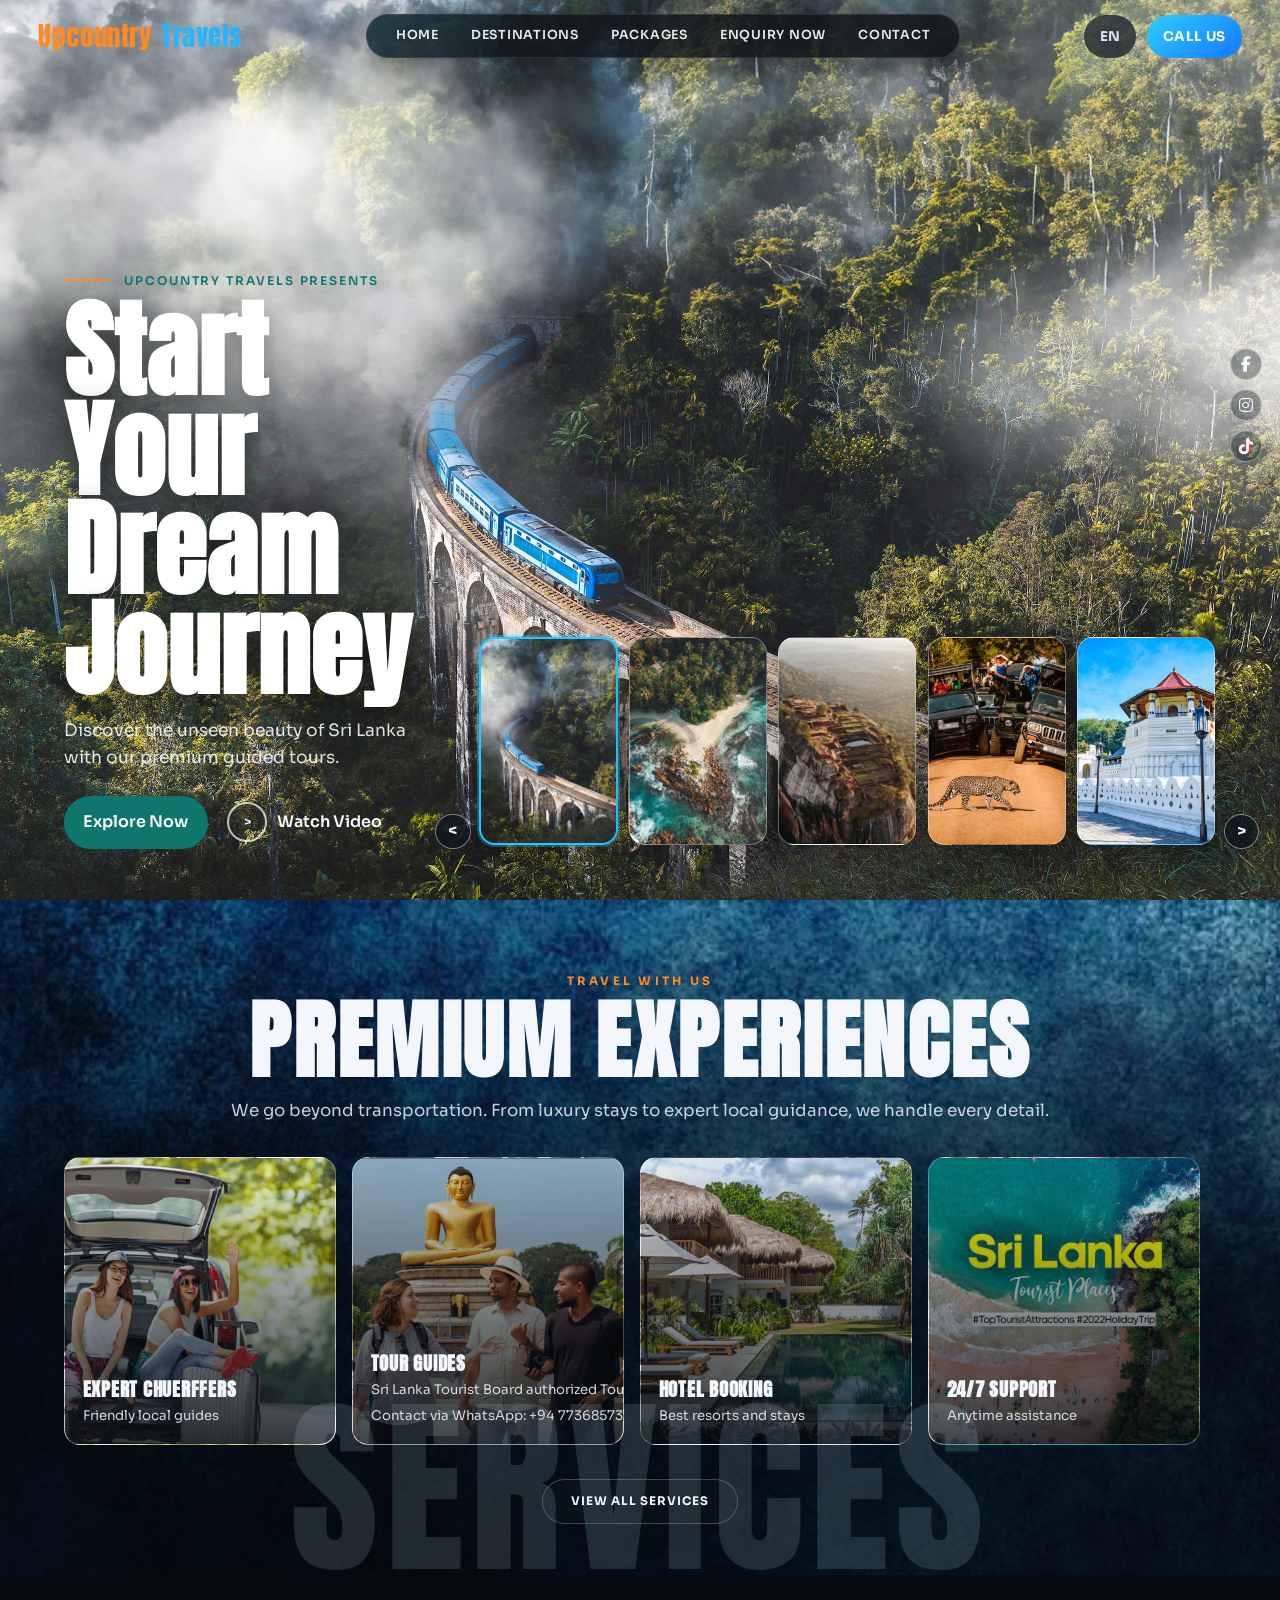
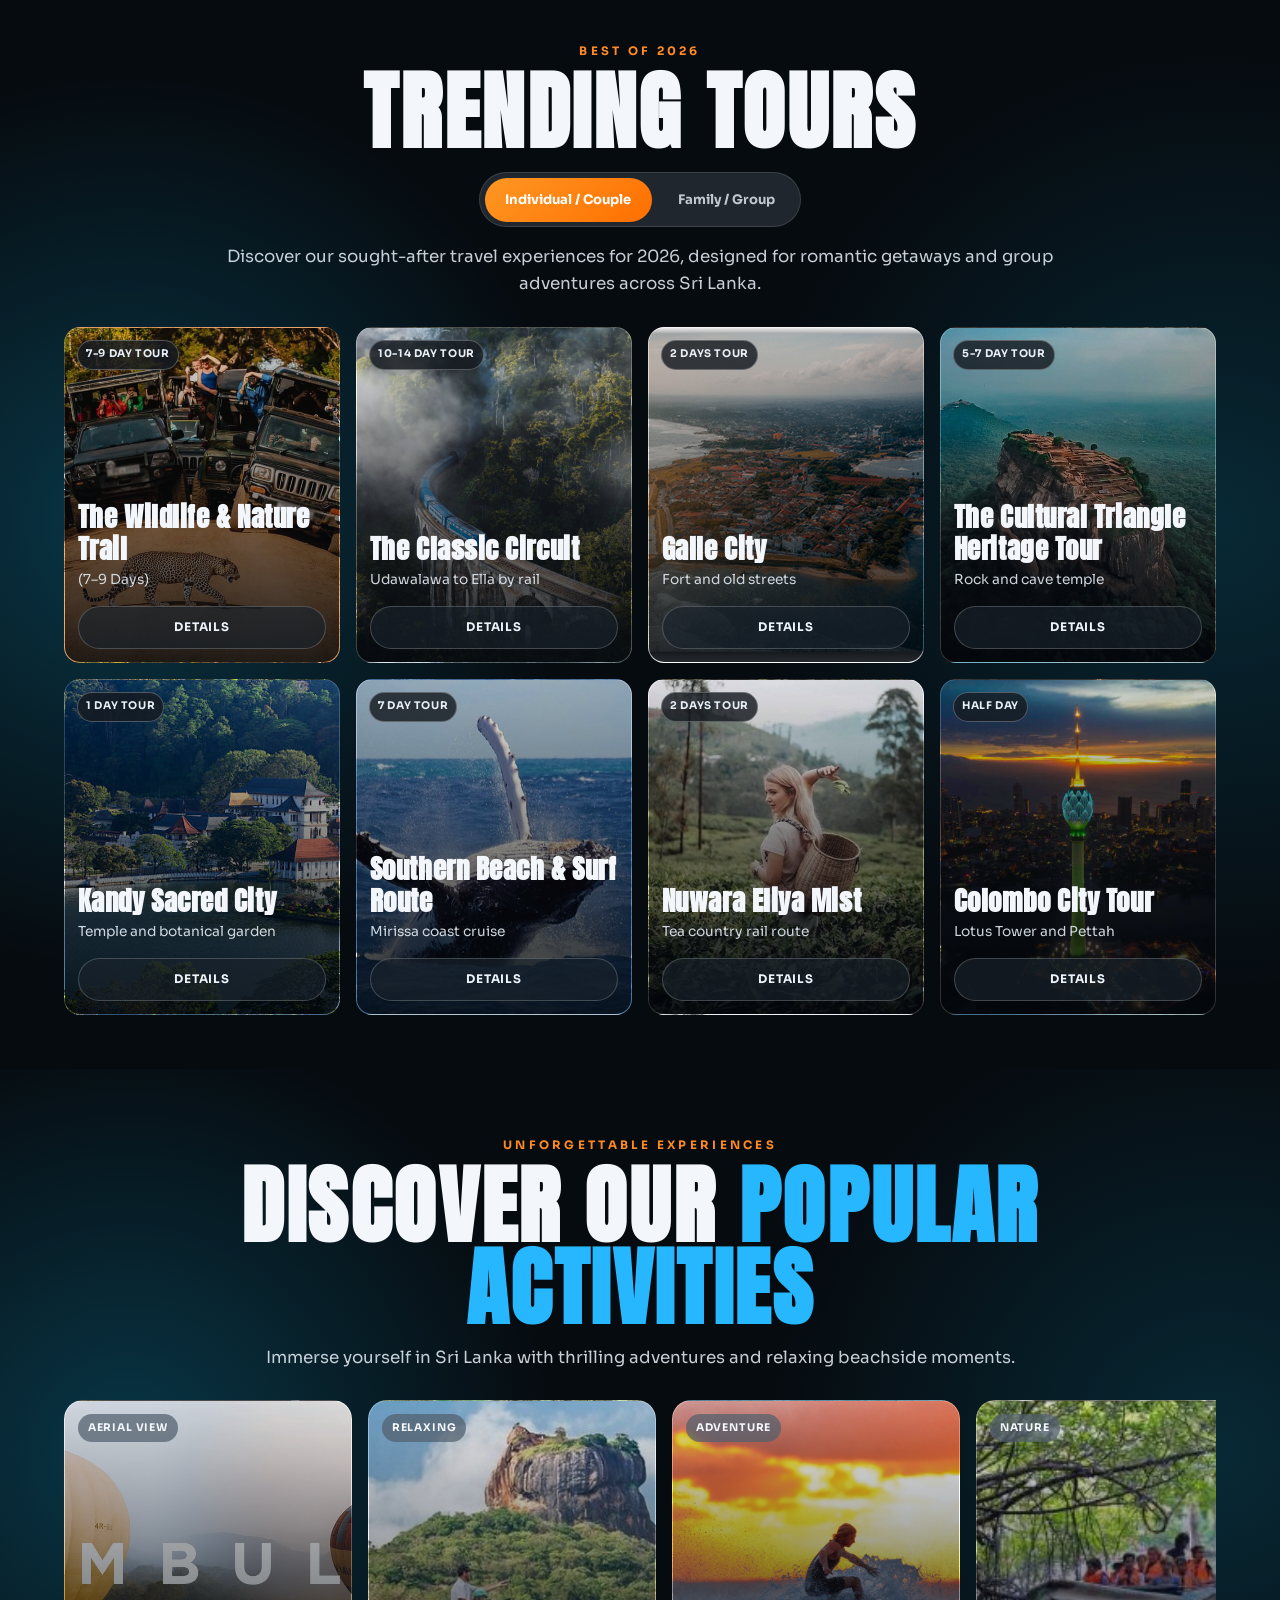
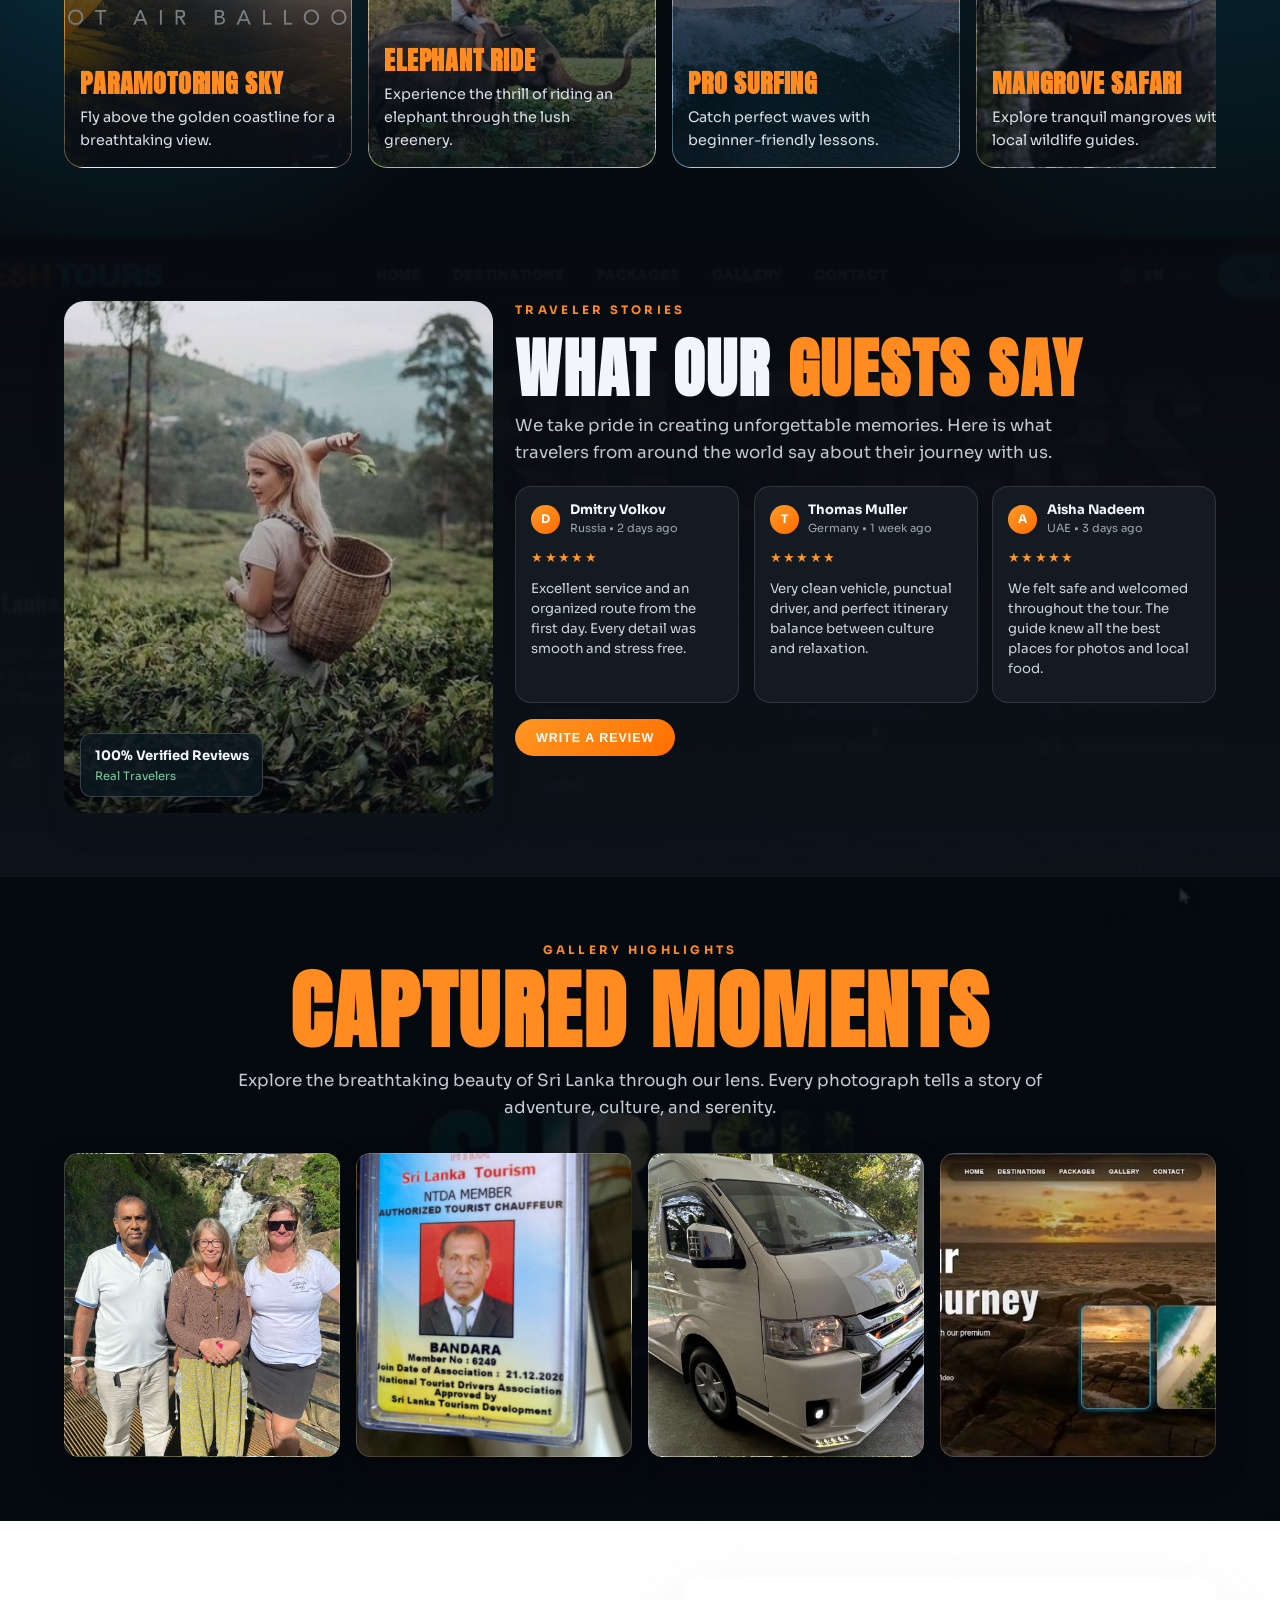
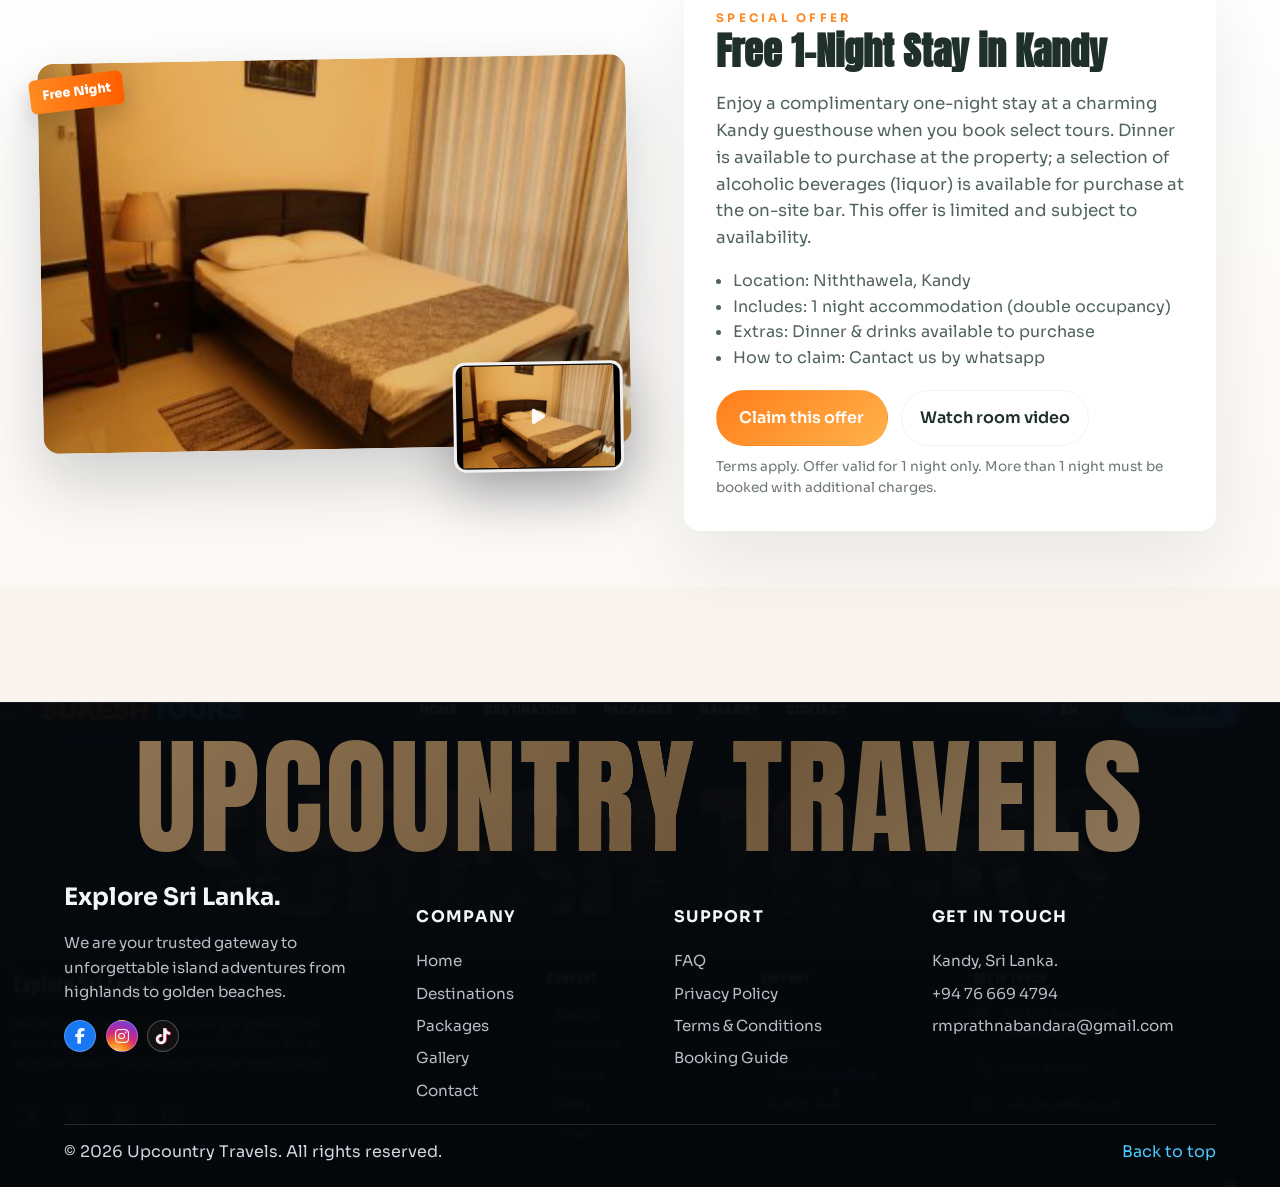
<file: index.html>
<!DOCTYPE html>
<html lang="en">
<head>
  <meta charset="UTF-8" />
  <meta name="viewport" content="width=device-width, initial-scale=1.0" />
  <title>Upcountry Travels | Discover Sri Lanka</title>
  <meta name="description" content="Upcountry Travels crafts memorable Sri Lankan journeys with curated routes, trusted guides, and unforgettable experiences." />
  <link rel="preconnect" href="https://fonts.googleapis.com" />
  <link rel="preconnect" href="https://fonts.gstatic.com" crossorigin />
  <link href="https://fonts.googleapis.com/css2?family=Anton&family=Sora:wght@300;400;500;600;700&family=Prata&display=swap" rel="stylesheet" />
  <link rel="stylesheet" href="https://cdnjs.cloudflare.com/ajax/libs/font-awesome/6.5.2/css/all.min.css" crossorigin="anonymous" referrerpolicy="no-referrer" />
  <link rel="stylesheet" href="style.css" />
</head>
<body class="is-loading">
  <div class="loading-screen" id="loading-screen" role="status" aria-live="polite" aria-label="Loading Upcountry Travels">
    <div class="loader-brand" aria-hidden="true">
      <p class="loader-main"><span class="brand-hot">Upcountry</span> <span class="brand-cool">Travels</span></p>
      <span class="loader-line"></span>
      <p class="loader-meta">LOADING EXPERIENCE</p>
    </div>
  </div>

  <div class="page-bg" aria-hidden="true"></div>

  <header class="site-header" id="top">
    <a class="brand" href="#top">
      <span class="brand-text">
        <span class="brand-hot">Upcountry</span>
        <span class="brand-cool">Travels</span>
      </span>
    </a>

    <button class="menu-toggle" aria-label="Open navigation" aria-expanded="false" aria-controls="main-nav">
      <span></span>
      <span></span>
      <span></span>
    </button>

    <nav class="main-nav" id="main-nav" aria-label="Main navigation">
      <a href="#home">Home</a>
      <a href="destinations.html">Destinations</a>
      <a href="packages.html">Packages</a>
      <a href="enquiry-now.html">Enquiry Now</a>
      <a href="contact.html">Contact</a>
    </nav>

    <div class="header-tools">
      <button class="lang-pill" type="button">EN</button>
      <a href="https://wa.me/94766694794" target="_blank" rel="noopener" class="call-pill">CALL US</a>
    </div>
  </header>

  <main>
    <section class="hero-showcase section-reveal" id="home" aria-label="Hero">
      <div class="hero-content">
        <p class="eyebrow hero-kicker">Upcountry Travels Presents</p>
        <h1>Start Your Dream Journey</h1>
        <p class="lead">
          Discover the unseen beauty of Sri Lanka with our premium guided tours.
        </p>
        <div class="hero-actions hero-actions-showcase">
          <a href="#book" class="btn btn-hero">Explore Now</a>
          <button class="watch-pill" type="button" aria-label="Watch video">
            <span class="watch-icon">></span>
            Watch Video
          </button>
        </div>
      </div>

      <div class="hero-gallery-wrap" aria-label="Featured locations">
        <button class="hero-gallery-arrow hero-gallery-prev" type="button" aria-label="Previous image"><</button>
        <div class="hero-gallery" id="gallery">
          <article class="hero-tile hero-tile-active" style="background-image: url('assets/MH4.jpg')"></article>
          <article class="hero-tile" style="background-image: url('assets/Mirissa-Beach.jpeg')"></article>
          <article class="hero-tile" style="background-image: url('assets/MH2.jpg')"></article>
          <article class="hero-tile" style="background-image: url('assets/SE4.jpg')"></article>
          <article class="hero-tile" style="background-image: url('assets/MH1.jpg')"></article>
        </div>
        <button class="hero-gallery-arrow hero-gallery-next" type="button" aria-label="Next image">></button>
      </div>

      <div class="social-rail" aria-label="Social links">
        <a href="#" class="social-link social-facebook" aria-label="Facebook"><i class="fa-brands fa-facebook-f" aria-hidden="true"></i></a>
        <a href="#" class="social-link social-instagram" aria-label="Instagram"><i class="fa-brands fa-instagram" aria-hidden="true"></i></a>
        <a href="#" class="social-link social-tiktok" aria-label="TikTok"><i class="fa-brands fa-tiktok" aria-hidden="true"></i></a>
      </div>
    </section>

    <section class="services-showcase section-reveal" id="destinations" aria-label="Premium experiences">
      <p class="section-kicker">Travel With Us</p>
      <h2>Premium Experiences</h2>
      <p class="section-copy">We go beyond transportation. From luxury stays to expert local guidance, we handle every detail.</p>


      <div class="service-strip">
        <article class="svc-card" style="background-image: url('assets/SE11.jpg')" role="button" tabindex="0" data-service-badge="Transport" data-service-description="Friendly local guides and premium transport support for smooth Sri Lanka travel." data-service-features="Private Transfers|Local Expertise|Door-to-Door Pickup">
          <h3>Expert Chuerffers</h3>
          <p>Friendly local guides</p>
        </article>
        <article class="svc-card" style="background-image: url('assets/tour-guides.png')" data-fallback="assets/SE11.jpg" role="button" tabindex="0" data-service-badge="Guidance" data-service-description="Sri Lanka Tourist Board authorized guides who shape the trip around your pace and interests. Available Languages: English, French, German"  data-service-features="Certified Guides|Flexible Itineraries|Local Insight" data-service-contact="https://wa.me/94773685733" data-service-contact-text="+94 773685733">
          <h3>Tour Guides</h3>
          <p>Sri Lanka Tourist Board authorized Tourist Guides</p>
          <p>Contact via WhatsApp: <a href="https://wa.me/94773685733" target="_blank" rel="noopener noreferrer">+94 773685733</a></p>
        </article>
        <article class="svc-card" style="background-image: url('assets/SE2.png')" role="button" tabindex="0" data-service-badge="Stays" data-service-description="Comfortable resort and stay options selected to match your route, budget, and preferred experience." data-service-features="Curated Hotels|Best Rates|Route Matching">
          <h3>Hotel Booking</h3>
          <p>Best resorts and stays</p>
        </article>
        <article class="svc-card" style="background-image: url('assets/SE1.jpg')" role="button" tabindex="0" data-service-badge="Support" data-service-description="Round-the-clock support so you can travel with confidence, wherever the day takes you." data-service-features="24/7 Assistance|Fast Response|Trip Coordination">
          <h3>24/7 Support</h3>
          <p>Anytime assistance</p>
        </article>
        <article class="svc-card" style="background-image: url('assets/SE3.jpg')" role="button" tabindex="0" data-service-badge="Wildlife" data-service-description="Safari planning that puts you close to Sri Lanka's landscapes and wildlife highlights." data-service-features="Safari Routes|Expert Drivers|Park Planning">
          <h3>Book Safari Tours</h3>
          <p>Wildlife adventures</p>
        </article>
         <article class="svc-card" style="background-image: url('assets/SE5.jpg')" role="button" tabindex="0" data-service-badge="Ocean" data-service-description="Whale watching and coastal trips arranged for the best season, safest boats, and smooth timing." data-service-features="Boat Booking|Season Advice|Ocean Trips">
          <h3>Whale Watching Tours</h3>
          <p>Wildlife adventures</p>
        </article>
      </div>
 
      <a href="#packages" class="view-services">View All Services</a>
      <p class="services-watermark" aria-hidden="true">Services</p>
    </section>

    <div class="tour-modal service-modal" id="service-modal" aria-hidden="true">
      <div class="tour-modal-panel service-modal-panel" role="dialog" aria-modal="true" aria-labelledby="service-modal-title">
        <button class="tour-modal-close service-modal-close" type="button" aria-label="Close service details">×</button>
        <div class="tour-modal-image service-modal-image" id="service-modal-image"></div>
        <div class="tour-modal-content service-modal-content">
          <p class="tour-modal-kicker" id="service-modal-kicker">Service</p>
          <h3 id="service-modal-title">Service Title</h3>
          <p class="tour-modal-desc" id="service-modal-desc">Service description</p>
          <ul class="tour-modal-features service-modal-features" id="service-modal-features"></ul>
          <a href="contact.html" class="tour-modal-book">Enquire Now</a>
          <a id="service-modal-whatsapp" class="tour-modal-whatsapp" href="#" target="_blank" rel="noopener noreferrer" style="display:none;">Contact on WhatsApp</a>
        </div>
      </div>
    </div>

    <section class="tours-section section-reveal" id="packages" aria-label="Trending tours">
      <p class="section-kicker">Best Of 2026</p>
      <h2>Trending Tours</h2>

      <div class="tour-filter" role="tablist" aria-label="Tour types">
        <button class="is-active" type="button" role="tab" aria-selected="true">Individual / Couple</button>
        <button type="button" role="tab" aria-selected="false">Family / Group</button>
      </div>

      <p class="section-copy">
        Discover our sought-after travel experiences for 2026, designed for romantic getaways and group adventures across Sri Lanka.
      </p>

      <div class="tour-grid" id="gallery">
        <article class="tour-card" style="background-image: url('assets/SE4.jpg')" data-tour-description="Experience the thrill of Yala with a guided jeep safari and a scenic hill-country transfer through Ella." data-tour-features="Luxury Safari Jeep|Expert Guide|Lunch Buffet">
          <span class="tour-badge">7-9 Day Tour</span>
          <h3>The Wildlife & Nature Trail </h3>
          <p>(7–9 Days)</p>
          <a href="#" class="tour-cta">Details</a>
        </article>
        <article class="tour-card" style="background-image: url('assets/MH4.jpg')" data-tour-description="Ride through tea-country rail views and waterfalls, then enjoy a curated adventure day around Ella." data-tour-features="Scenic Train Segment|Hill Country Viewpoints|Local Guide">
          <span class="tour-badge">10-14 Day Tour</span>
          <h3>The Classic Circuit</h3>
          <p>Udawalawa to Ella by rail</p>
          <a href="#" class="tour-cta">Details</a>
        </article>
        <article class="tour-card" style="background-image: url('assets/Galle fort.jpg')" data-tour-description="Walk through iconic Dutch-era architecture, oceanfront promenades, and hidden heritage lanes in Galle." data-tour-features="Heritage Walk|Fort Museum Stops|Sunset Viewpoint">
          <span class="tour-badge">2 Days Tour</span>
          <h3>Galle City</h3>
          <p>Fort and old streets</p>
          <a href="#" class="tour-cta">Details</a>
        </article>
        <article class="tour-card" style="background-image: url('assets/sigiriya.jpg')" data-tour-description="Discover Sri Lanka's iconic rock fortress and cave temples with immersive storytelling and guided access." data-tour-features="Sigiriya Climb|Temple Visit|Private Driver">
          <span class="tour-badge">5-7 Day Tour</span>
          <h3>The Cultural Triangle Heritage Tour</h3>
          <p>Rock and cave temple</p>
          <a href="#" class="tour-cta">Details</a>
        </article>
        <article class="tour-card" style="background-image: url('assets/Kandy.jpg')" data-tour-description="Explore temple heritage, city viewpoints, and serene botanical gardens in Sri Lanka's sacred hill capital." data-tour-features="Temple of Tooth|Botanical Garden|City Tour">
          <span class="tour-badge">1 Day Tour</span>
          <h3>Kandy Sacred City</h3>
          <p>Temple and botanical garden</p>
          <a href="#" class="tour-cta">Details</a>
        </article>
        <article class="tour-card" style="background-image: url('assets/Whale watching Mirissa.jpg')" data-tour-description="Cruise along Mirissa's coast for unforgettable blue whale encounters with a comfortable guided boat experience." data-tour-features="Whale Cruise|Safety Gear|Breakfast Onboard">
          <span class="tour-badge">7 Day Tour</span>
          <h3>Southern Beach & Surf Route</h3>
          <p>Mirissa coast cruise</p>
          <a href="#" class="tour-cta">Details</a>
        </article>
        <article class="tour-card" style="background-image: url('assets/nuwarae.jpg')" data-tour-description="Enjoy misty mornings, tea estate landscapes, and classic colonial charm on this cool-climate mountain route." data-tour-features="Tea Factory Visit|Lake Walk|Mountain Scenic Drive">
          <span class="tour-badge">2 Days Tour</span>
          <h3>Nuwara Eliya Mist</h3>
          <p>Tea country rail route</p>
          <a href="#" class="tour-cta">Details</a>
        </article>
        <article class="tour-card" style="background-image: url('assets/colombo.jpg')" data-tour-description="Discover Colombo's vibrant contrast of modern skyline, historic markets, and sea-facing cultural landmarks." data-tour-features="Lotus Tower|Pettah Market Walk|Street Food Stop">
          <span class="tour-badge">Half Day</span>
          <h3>Colombo City Tour</h3>
          <p>Lotus Tower and Pettah</p>
          <a href="#" class="tour-cta">Details</a>
        </article>
      </div>
    </section>

    <div class="tour-modal" id="tour-modal" aria-hidden="true">
      <div class="tour-modal-panel" role="dialog" aria-modal="true" aria-labelledby="tour-modal-title">
        <button class="tour-modal-close" type="button" aria-label="Close tour details">×</button>
        <div class="tour-modal-image" id="tour-modal-image"></div>
        <div class="tour-modal-content">
          <p class="tour-modal-kicker" id="tour-modal-kicker">Trending Tour</p>
          <h3 id="tour-modal-title">Tour Title</h3>
          <p class="tour-modal-desc" id="tour-modal-desc">Tour description</p>
          <ul class="tour-modal-features" id="tour-modal-features"></ul>
          <a href="contact.html" class="tour-modal-book">Book Now</a>
        </div>
      </div>
    </div>

    <section class="activities-section section-reveal" id="experiences" aria-label="Premium activities">
      <p class="section-kicker">Unforgettable Experiences</p>
      <h2>Discover Our <span>Popular Activities</span></h2>
      <p class="section-copy">Immerse yourself in Sri Lanka with thrilling adventures and relaxing beachside moments.</p>

      <div class="activity-strip">
        <article class="activity-card" style="background-image: url('assets/Hot air baloon ride.jpg')">
          <span class="activity-tag">Aerial View</span>
          <h3>Paramotoring Sky</h3>
          <p>Fly above the golden coastline for a breathtaking view.</p>
        </article>
        <article class="activity-card" style="background-image: url('assets/elephant-riding.jpg')">
          <span class="activity-tag">Relaxing</span>
          <h3>Elephant Ride</h3>
          <p>Experience the thrill of riding an elephant through the lush greenery.</p>
        </article>
        <article class="activity-card" style="background-image: url('assets/Surfing.jpg')">
          <span class="activity-tag">Adventure</span>
          <h3>Pro Surfing</h3>
          <p>Catch perfect waves with beginner-friendly lessons.</p>
        </article>
        <article class="activity-card" style="background-image: url('assets/Madu River.jpg')">
          <span class="activity-tag">Nature</span>
          <h3>Mangrove Safari</h3>
          <p>Explore tranquil mangroves with local wildlife guides.</p>
        </article>
      </div>
    </section>

    <section class="guest-reviews section-reveal" aria-label="What our guests say">
      <div class="guest-media" style="background-image: url('assets/nuwarae.jpg')">
        <div class="guest-media-pill">
          <strong>100% Verified Reviews</strong>
          <span>Real Travelers</span>
        </div>
      </div>

      <div class="guest-content">
        <p class="section-kicker">Traveler Stories</p>
        <h2>What Our <span>Guests Say</span></h2>
        <p class="section-copy">We take pride in creating unforgettable memories. Here is what travelers from around the world say about their journey with us.</p>

        <div class="review-strip" aria-label="Guest comments">
          <article class="review-card">
            <div class="review-head">
              <span class="review-avatar">D</span>
              <div>
                <h3>Dmitry Volkov</h3>
                <p>Russia • 2 days ago</p>
              </div>
            </div>
            <p class="review-stars">★★★★★</p>
            <p class="review-copy">Excellent service and an organized route from the first day. Every detail was smooth and stress free.</p>
          </article>

          <article class="review-card">
            <div class="review-head">
              <span class="review-avatar">T</span>
              <div>
                <h3>Thomas Muller</h3>
                <p>Germany • 1 week ago</p>
              </div>
            </div>
            <p class="review-stars">★★★★★</p>
            <p class="review-copy">Very clean vehicle, punctual driver, and perfect itinerary balance between culture and relaxation.</p>
          </article>

          <article class="review-card">
            <div class="review-head">
              <span class="review-avatar">A</span>
              <div>
                <h3>Aisha Nadeem</h3>
                <p>UAE • 3 days ago</p>
              </div>
            </div>
            <p class="review-stars">★★★★★</p>
            <p class="review-copy">We felt safe and welcomed throughout the tour. The guide knew all the best places for photos and local food.</p>
          </article>
        </div>

        <button class="review-action" type="button" data-open-review>Write a Review</button>
      </div>
    </section>

    <div class="review-modal" id="review-modal" aria-hidden="true">
      <div class="review-modal-panel" role="dialog" aria-modal="true" aria-labelledby="review-modal-title">
        <button class="review-modal-close" type="button" aria-label="Close review form">×</button>
        <h3 id="review-modal-title">Share Experience</h3>
        <p class="review-modal-sub">Your feedback helps others plan their perfect trip.</p>

        <form class="review-modal-form" novalidate>
          <label>
            Your Name
            <input type="text" name="name" placeholder="e.g. John Doe" required />
          </label>

          <label>
            Your Country
            <input type="text" name="country" placeholder="e.g. USA" required />
          </label>

          <div class="review-rating-group" aria-label="Rating">
            <p>Rating</p>
            <div class="review-stars-input" role="radiogroup" aria-label="Rate your trip">
              <button type="button" class="review-star is-active" data-star="1" aria-label="1 star">★</button>
              <button type="button" class="review-star is-active" data-star="2" aria-label="2 stars">★</button>
              <button type="button" class="review-star is-active" data-star="3" aria-label="3 stars">★</button>
              <button type="button" class="review-star is-active" data-star="4" aria-label="4 stars">★</button>
              <button type="button" class="review-star is-active" data-star="5" aria-label="5 stars">★</button>
            </div>
          </div>

          <label>
            Your Review
            <textarea name="review" rows="5" placeholder="How was your trip..." required></textarea>
          </label>

          <button class="review-submit" type="submit">Publish Review</button>
        </form>
      </div>
    </div>

    <section class="captured-moments section-reveal" aria-label="Captured moments">
      <div class="captured-head">
        <p class="section-kicker">Gallery Highlights</p>
        <h2>Captured Moments</h2>
        <p class="section-copy">Explore the breathtaking beauty of Sri Lanka through our lens. Every photograph tells a story of adventure, culture, and serenity.</p>
      </div>

      <div class="moments-grid">
        <article class="moment-card" style="background-image: url('assets/Guests1.jpeg')"></article>
        <article class="moment-card" style="background-image: url('assets/tag.jpeg')"></article>
        <article class="moment-card" style="background-image: url('assets/vans.jpeg')"></article>
        <article class="moment-card" style="background-image: url('main header.jpeg')"></article>
      </div>
    </section>
    
    <!-- Free accommodation offer -->
    <section class="free-stay-section section-reveal" aria-label="Free one-night stay in Kandy">
      <div class="free-stay-inner">
        <div class="free-stay-media">
          <div class="media-frame">
            <span class="ribbon">Free Night</span>
            <picture>
              <img src="assets/accomadation.png" alt="Kandy accommodation" />
            </picture>

            <button class="video-thumb" aria-label="Play room video">
              <video muted playsinline preload="metadata" poster="assets/accomadation.png">
                <source src="assets/room-view.mp4" type="video/mp4">
              </video>
              <span class="video-play"><i class="fa-solid fa-play"></i></span>
            </button>
          </div>
        </div>

        <div class="free-stay-content">
          <p class="section-kicker">Special Offer</p>
          <h2>Free 1-Night Stay in Kandy</h2>
          <p class="section-copy">Enjoy a complimentary one-night stay at a charming Kandy guesthouse when you book select tours. Dinner is available to purchase at the property; a selection of alcoholic beverages (liquor) is available for purchase at the on-site bar. This offer is limited and subject to availability.</p>

          <ul class="offer-list">
            <li>Location: Niththawela, Kandy</li>
            <li>Includes: 1 night accommodation (double occupancy)</li>
            <li>Extras: Dinner & drinks available to purchase</li>
            <li>How to claim: Cantact us by whatsapp</li>
          </ul>

          <div class="free-stay-cta">
            <a href="contact.html" class="btn btn-hero">Claim this offer</a>
            <a href="assets/room-view.mp4" class="btn btn-ghost" target="_blank" rel="noopener">Watch room video</a>
          </div>

          <p class="offer-small">Terms apply. Offer valid for 1 night only. More than 1 night must be booked  with additional charges.</p>
        </div>
      </div>
    </section>
  </main>

  <footer class="site-footer" id="contact">
    <p class="footer-wordmark"><span class="brand-hot">Upcountry</span> <span class="brand-cool">Travels</span></p>

    <div class="footer-grid">
      <section>
        <h3>Explore Sri Lanka.</h3>
        <p>We are your trusted gateway to unforgettable island adventures from highlands to golden beaches.</p>
        <div class="footer-socials" aria-label="Social links">
          <a href="#" class="social-link social-facebook" aria-label="Facebook"><i class="fa-brands fa-facebook-f" aria-hidden="true"></i></a>
          <a href="#" class="social-link social-instagram" aria-label="Instagram"><i class="fa-brands fa-instagram" aria-hidden="true"></i></a>
          <a href="#" class="social-link social-tiktok" aria-label="TikTok"><i class="fa-brands fa-tiktok" aria-hidden="true"></i></a>
        </div>
      </section>

      <section>
        <h4>Company</h4>
        <a href="#home">Home</a>
        <a href="#destinations">Destinations</a>
        <a href="packages.html">Packages</a>
        <a href="#gallery">Gallery</a>
        <a href="contact.html">Contact</a>
      </section>

      <section>
        <h4>Support</h4>
        <a href="#">FAQ</a>
        <a href="#">Privacy Policy</a>
        <a href="#">Terms & Conditions</a>
        <a href="#">Booking Guide</a>
      </section>

      <section>
        <h4>Get In Touch</h4>
        <p>Kandy, Sri Lanka.</p>
        <p>+94 76 669 4794</p>
        <p>rmprathnabandara@gmail.com</p>
      </section>
    </div>

    <div class="footer-bottom">
      <p>© <span id="year"></span> Upcountry Travels. All rights reserved.</p>
      <a href="#top">Back to top</a>
    </div>
  </footer>

  <script src="script.js"></script>
</body>
</html>
</file>
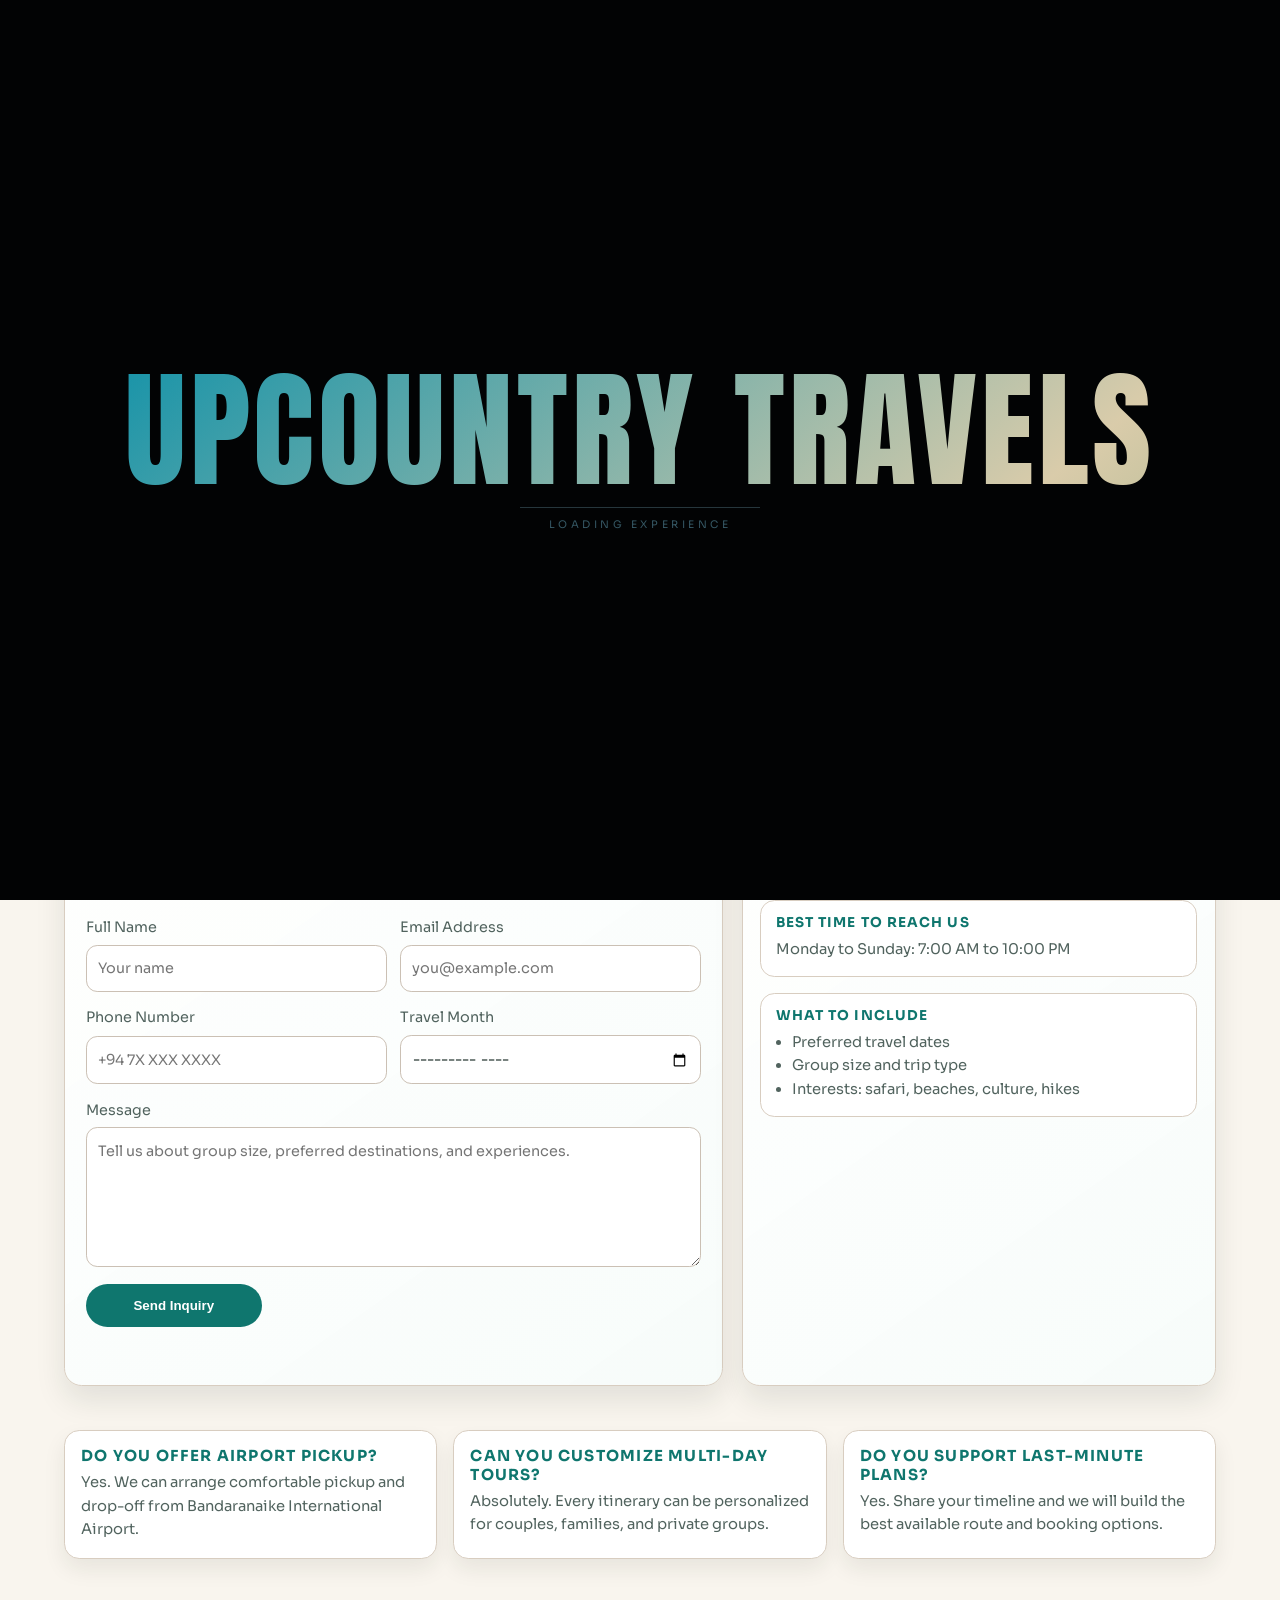
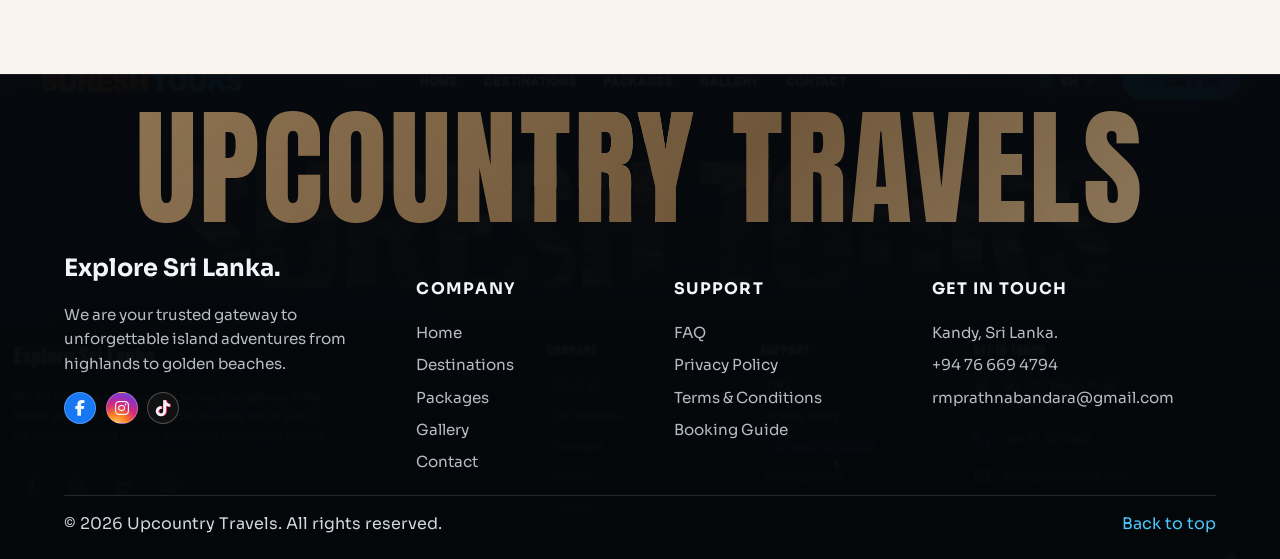
<file: contact.html>
<!DOCTYPE html>
<html lang="en">
<head>
  <meta charset="UTF-8" />
  <meta name="viewport" content="width=device-width, initial-scale=1.0" />
  <title>Contact Us | Upcountry Travels</title>
  <meta name="description" content="Contact Upcountry Travels for private tours, customized travel plans, bookings, and travel support across Sri Lanka." />
  <link rel="preconnect" href="https://fonts.googleapis.com" />
  <link rel="preconnect" href="https://fonts.gstatic.com" crossorigin />
  <link href="https://fonts.googleapis.com/css2?family=Anton&family=Sora:wght@300;400;500;600;700&family=Prata&display=swap" rel="stylesheet" />
  <link rel="stylesheet" href="https://cdnjs.cloudflare.com/ajax/libs/font-awesome/6.5.2/css/all.min.css" crossorigin="anonymous" referrerpolicy="no-referrer" />
  <link rel="stylesheet" href="style.css" />
  <style>
    .contact-hero {
      min-height: 68vh;
      position: relative;
      display: grid;
      align-items: end;
      padding: 8rem 5vw 3rem;
      color: #fff;
      background:
        linear-gradient(180deg, rgba(4, 10, 16, 0.16) 0%, rgba(4, 10, 16, 0.82) 100%),
        url("assets/MH4.jpg");
      background-size: cover;
      background-position: center;
      overflow: hidden;
    }

    .contact-hero::before {
      content: "";
      position: absolute;
      inset: 0;
      background:
        radial-gradient(circle at 13% 12%, rgba(255, 151, 35, 0.34), transparent 42%),
        radial-gradient(circle at 88% 18%, rgba(47, 206, 255, 0.3), transparent 45%);
    }

    .contact-hero > * {
      position: relative;
      z-index: 1;
    }

    .contact-kicker {
      color: #5ed3ff;
      text-transform: uppercase;
      letter-spacing: 0.24em;
      font-size: 0.72rem;
      font-weight: 700;
    }

    .contact-hero h1 {
      margin-top: 0.75rem;
      font-family: "Anton", sans-serif;
      text-transform: uppercase;
      line-height: 0.95;
      letter-spacing: 0.02em;
      font-size: clamp(2.8rem, 8vw, 6.2rem);
      max-width: 11ch;
      text-shadow: 0 14px 36px rgba(0, 0, 0, 0.42);
    }

    .contact-hero p {
      margin-top: 0.95rem;
      max-width: 52ch;
      color: rgba(235, 242, 249, 0.92);
    }

    .contact-highlights {
      margin-top: -2.2rem;
      position: relative;
      z-index: 2;
      display: grid;
      grid-template-columns: repeat(3, minmax(0, 1fr));
      gap: 1rem;
      padding: 0 5vw;
    }

    .contact-highlight {
      background: rgba(9, 18, 28, 0.86);
      border: 1px solid rgba(255, 255, 255, 0.12);
      border-radius: 1rem;
      padding: 1rem 1.1rem;
      color: #f0f6fc;
      backdrop-filter: blur(6px);
    }

    .contact-highlight h2 {
      font-family: "Sora", sans-serif;
      font-size: 0.82rem;
      text-transform: uppercase;
      letter-spacing: 0.12em;
      margin-bottom: 0.4rem;
      color: #86dbff;
    }

    .contact-highlight p,
    .contact-highlight a {
      color: rgba(228, 237, 246, 0.95);
      font-size: 0.95rem;
    }

    .contact-wrap {
      padding: 3.4rem 5vw 0;
      display: grid;
      grid-template-columns: 1.25fr 0.9fr;
      gap: 1.2rem;
    }

    .contact-panel,
    .contact-side {
      border-radius: 1.1rem;
      border: 1px solid var(--line);
      background: linear-gradient(145deg, rgba(255, 255, 255, 0.94), rgba(247, 252, 250, 0.96));
      box-shadow: var(--shadow);
    }

    .contact-panel {
      padding: 1.3rem;
    }

    .contact-title {
      display: grid;
      gap: 0.45rem;
      margin-bottom: 1rem;
    }

    .contact-title p {
      color: var(--muted);
      max-width: 52ch;
    }

    .contact-form {
      display: grid;
      gap: 0.9rem;
    }

    .contact-form-grid {
      display: grid;
      grid-template-columns: 1fr 1fr;
      gap: 0.8rem;
    }

    .contact-form label {
      display: grid;
      gap: 0.35rem;
      font-size: 0.9rem;
      color: var(--muted);
    }

    .contact-form button {
      width: fit-content;
      min-width: 11rem;
      margin-top: 0.2rem;
    }

    .contact-side {
      padding: 1.1rem;
      display: grid;
      gap: 1rem;
      align-content: start;
    }

    .mini-card {
      border: 1px solid var(--line);
      border-radius: 0.9rem;
      background: #fff;
      padding: 0.9rem;
    }

    .mini-card h3 {
      font-family: "Sora", sans-serif;
      text-transform: uppercase;
      letter-spacing: 0.08em;
      font-size: 0.85rem;
      margin-bottom: 0.4rem;
      color: #0f766e;
    }

    .mini-card p,
    .mini-card li {
      color: var(--muted);
      font-size: 0.92rem;
    }

    .mini-card ul {
      margin: 0.2rem 0 0;
      padding-left: 1rem;
    }

    .map-callout {
      min-height: 10.5rem;
      border-radius: 0.9rem;
      border: 1px solid rgba(255, 255, 255, 0.14);
      background:
        linear-gradient(135deg, rgba(12, 31, 48, 0.86), rgba(8, 20, 34, 0.92)),
        url("main header.jpeg");
      background-size: cover;
      background-position: center;
      color: #eef5fc;
      padding: 1rem;
      display: grid;
      align-content: end;
      gap: 0.4rem;
    }

    .map-callout h3 {
      font-family: "Anton", sans-serif;
      text-transform: uppercase;
      letter-spacing: 0.03em;
      font-size: 1.7rem;
      line-height: 1;
      color: #65daff;
    }

    .map-callout a {
      display: inline-flex;
      width: fit-content;
      align-items: center;
      justify-content: center;
      padding: 0.55rem 0.95rem;
      border-radius: 999px;
      background: linear-gradient(140deg, #ff9723, #ff6f00);
      color: #fff;
      font-size: 0.76rem;
      font-weight: 700;
      text-transform: uppercase;
      letter-spacing: 0.08em;
    }

    .faq-strip {
      padding: 2.8rem 5vw 0;
      display: grid;
      grid-template-columns: repeat(3, minmax(0, 1fr));
      gap: 1rem;
    }

    .faq-item {
      border-radius: 0.95rem;
      border: 1px solid var(--line);
      background: #fff;
      padding: 1rem;
      box-shadow: 0 10px 22px rgba(23, 35, 31, 0.08);
    }

    .faq-item h3 {
      font-family: "Sora", sans-serif;
      font-size: 0.95rem;
      text-transform: uppercase;
      letter-spacing: 0.08em;
      color: #0f766e;
      margin-bottom: 0.35rem;
    }

    .faq-item p {
      color: var(--muted);
      font-size: 0.92rem;
    }

    @media (max-width: 1024px) {
      .contact-highlights {
        grid-template-columns: 1fr;
      }

      .contact-wrap {
        grid-template-columns: 1fr;
      }

      .faq-strip {
        grid-template-columns: 1fr;
      }
    }

    @media (max-width: 760px) {
      .contact-hero {
        min-height: 62vh;
        padding-top: 7rem;
      }

      .contact-form-grid {
        grid-template-columns: 1fr;
      }

      .contact-panel,
      .contact-side,
      .faq-item {
        border-radius: 0.9rem;
      }
    }
  </style>
</head>
<body class="is-loading">
  <div class="loading-screen" id="loading-screen" role="status" aria-live="polite" aria-label="Loading Upcountry Travels">
    <div class="loader-brand" aria-hidden="true">
      <p class="loader-main"><span class="brand-hot">Upcountry</span> <span class="brand-cool">Travels</span></p>
      <span class="loader-line"></span>
      <p class="loader-meta">LOADING EXPERIENCE</p>
    </div>
  </div>

  <div class="page-bg" aria-hidden="true"></div>

  <header class="site-header" id="top">
    <a class="brand" href="index.html">
      <span class="brand-text">
        <span class="brand-hot">Upcountry</span>
        <span class="brand-cool">Travels</span>
      </span>
    </a>

    <button class="menu-toggle" aria-label="Open navigation" aria-expanded="false" aria-controls="main-nav">
      <span></span>
      <span></span>
      <span></span>
    </button>

    <nav class="main-nav" id="main-nav" aria-label="Main navigation">
      <a href="index.html#home">Home</a>
      <a href="destinations.html">Destinations</a>
      <a href="packages.html">Packages</a>
      <a href="enquiry-now.html">Enquiry Now</a>
      <a href="contact.html">Contact</a>
    </nav>

    <div class="header-tools">
      <button class="lang-pill" type="button">EN</button>
      <a href="https://wa.me/94766694794" target="_blank" rel="noopener" class="call-pill">CALL US</a>
    </div>
  </header>

  <main>
    <section class="contact-hero section-reveal" aria-label="Contact hero">
      <div>
        <p class="contact-kicker">Plan Your Sri Lanka Escape</p>
        <h1>Contact Us And Start Your Journey</h1>
        <p>Tell us your travel style, dates, and must-see places. We will craft a custom plan with local insight, transparent pricing, and full support.</p>
      </div>
    </section>

    <section class="contact-highlights section-reveal" aria-label="Quick contact details">
      <article class="contact-highlight">
        <h2>Call</h2>
        <p><a href="tel:+94766694794">+94 76 669 4794</a></p>
      </article>
      <article class="contact-highlight">
        <h2>Email</h2>
        <p><a href="mailto:rmprathnabandara@gmail.com">rmprathnabandara@gmail.com</a></p>
      </article>
      <article class="contact-highlight">
        <h2>Office</h2>
        <p>Kandy, Sri Lanka</p>
      </article>
    </section>

    <section class="contact-wrap section-reveal" aria-label="Contact form and support details">
      <article class="contact-panel">
        <div class="contact-title">
          <p class="eyebrow">Custom Tour Inquiry</p>
          <h2>Send Your Travel Request</h2>
          <p>Share your preferences and we will get back to you with a tailored itinerary, suggested stays, and activity options.</p>
        </div>

        <form class="contact-form" data-recipient-email="rmprathnabandara@gmail.com" data-emailjs-service-id="service_pfembkc" data-emailjs-template-id="template_oebs2v7" data-emailjs-public-key="uQNB8iv1hyJvqAPE8" data-success-message="Your inquiry was sent successfully.">
          <div class="contact-form-grid">
            <label>
              Full Name
              <input type="text" name="name" required placeholder="Your name" />
            </label>
            <label>
              Email Address
              <input type="email" name="email" required placeholder="you@example.com" />
            </label>
          </div>

          <div class="contact-form-grid">
            <label>
              Phone Number
              <input type="tel" name="phone" required placeholder="+94 7X XXX XXXX" />
            </label>
            <label>
              Travel Month
              <input type="month" name="month" required />
            </label>
          </div>

          <label>
            Message
            <textarea name="message" rows="5" required placeholder="Tell us about group size, preferred destinations, and experiences."></textarea>
          </label>

          <button class="btn" type="submit">Send Inquiry</button>
          <p class="form-note" role="status" aria-live="polite"></p>
        </form>
      </article>

      <aside class="contact-side" aria-label="Support details">
        <article class="mini-card">
          <h3>Response Time</h3>
          <p>Typically within 2 hours during Sri Lanka business hours. Urgent requests are prioritized.</p>
        </article>

        <article class="mini-card">
          <h3>Best Time To Reach Us</h3>
          <p>Monday to Sunday: 7:00 AM to 10:00 PM</p>
        </article>

        <article class="mini-card">
          <h3>What To Include</h3>
          <ul>
            <li>Preferred travel dates</li>
            <li>Group size and trip type</li>
            <li>Interests: safari, beaches, culture, hikes</li>
          </ul>
        </article>

      </aside>
    </section>

    <section class="faq-strip section-reveal" aria-label="Common contact questions">
      <article class="faq-item">
        <h3>Do You Offer Airport Pickup?</h3>
        <p>Yes. We can arrange comfortable pickup and drop-off from Bandaranaike International Airport.</p>
      </article>

      <article class="faq-item">
        <h3>Can You Customize Multi-Day Tours?</h3>
        <p>Absolutely. Every itinerary can be personalized for couples, families, and private groups.</p>
      </article>

      <article class="faq-item">
        <h3>Do You Support Last-Minute Plans?</h3>
        <p>Yes. Share your timeline and we will build the best available route and booking options.</p>
      </article>
    </section>
  </main>

  <footer class="site-footer" id="contact">
    <p class="footer-wordmark"><span class="brand-hot">Upcountry</span> <span class="brand-cool">Travels</span></p>

    <div class="footer-grid">
      <section>
        <h3>Explore Sri Lanka.</h3>
        <p>We are your trusted gateway to unforgettable island adventures from highlands to golden beaches.</p>
        <div class="footer-socials" aria-label="Social links">
          <a href="#" class="social-link social-facebook" aria-label="Facebook"><i class="fa-brands fa-facebook-f" aria-hidden="true"></i></a>
          <a href="#" class="social-link social-instagram" aria-label="Instagram"><i class="fa-brands fa-instagram" aria-hidden="true"></i></a>
          <a href="#" class="social-link social-tiktok" aria-label="TikTok"><i class="fa-brands fa-tiktok" aria-hidden="true"></i></a>
        </div>
      </section>

      <section>
        <h4>Company</h4>
        <a href="#home">Home</a>
        <a href="#destinations">Destinations</a>
        <a href="packages.html">Packages</a>
        <a href="#gallery">Gallery</a>
        <a href="contact.html">Contact</a>
      </section>

      <section>
        <h4>Support</h4>
        <a href="#">FAQ</a>
        <a href="#">Privacy Policy</a>
        <a href="#">Terms & Conditions</a>
        <a href="#">Booking Guide</a>
      </section>

      <section>
        <h4>Get In Touch</h4>
        <p>Kandy, Sri Lanka.</p>
        <p>+94 76 669 4794</p>
        <p>rmprathnabandara@gmail.com</p>
      </section>
    </div>

    <div class="footer-bottom">
      <p>© <span id="year"></span> Upcountry Travels. All rights reserved.</p>
      <a href="#top">Back to top</a>
    </div>
  </footer>

  <script src="script.js"></script>
</body>
</html>
</file>
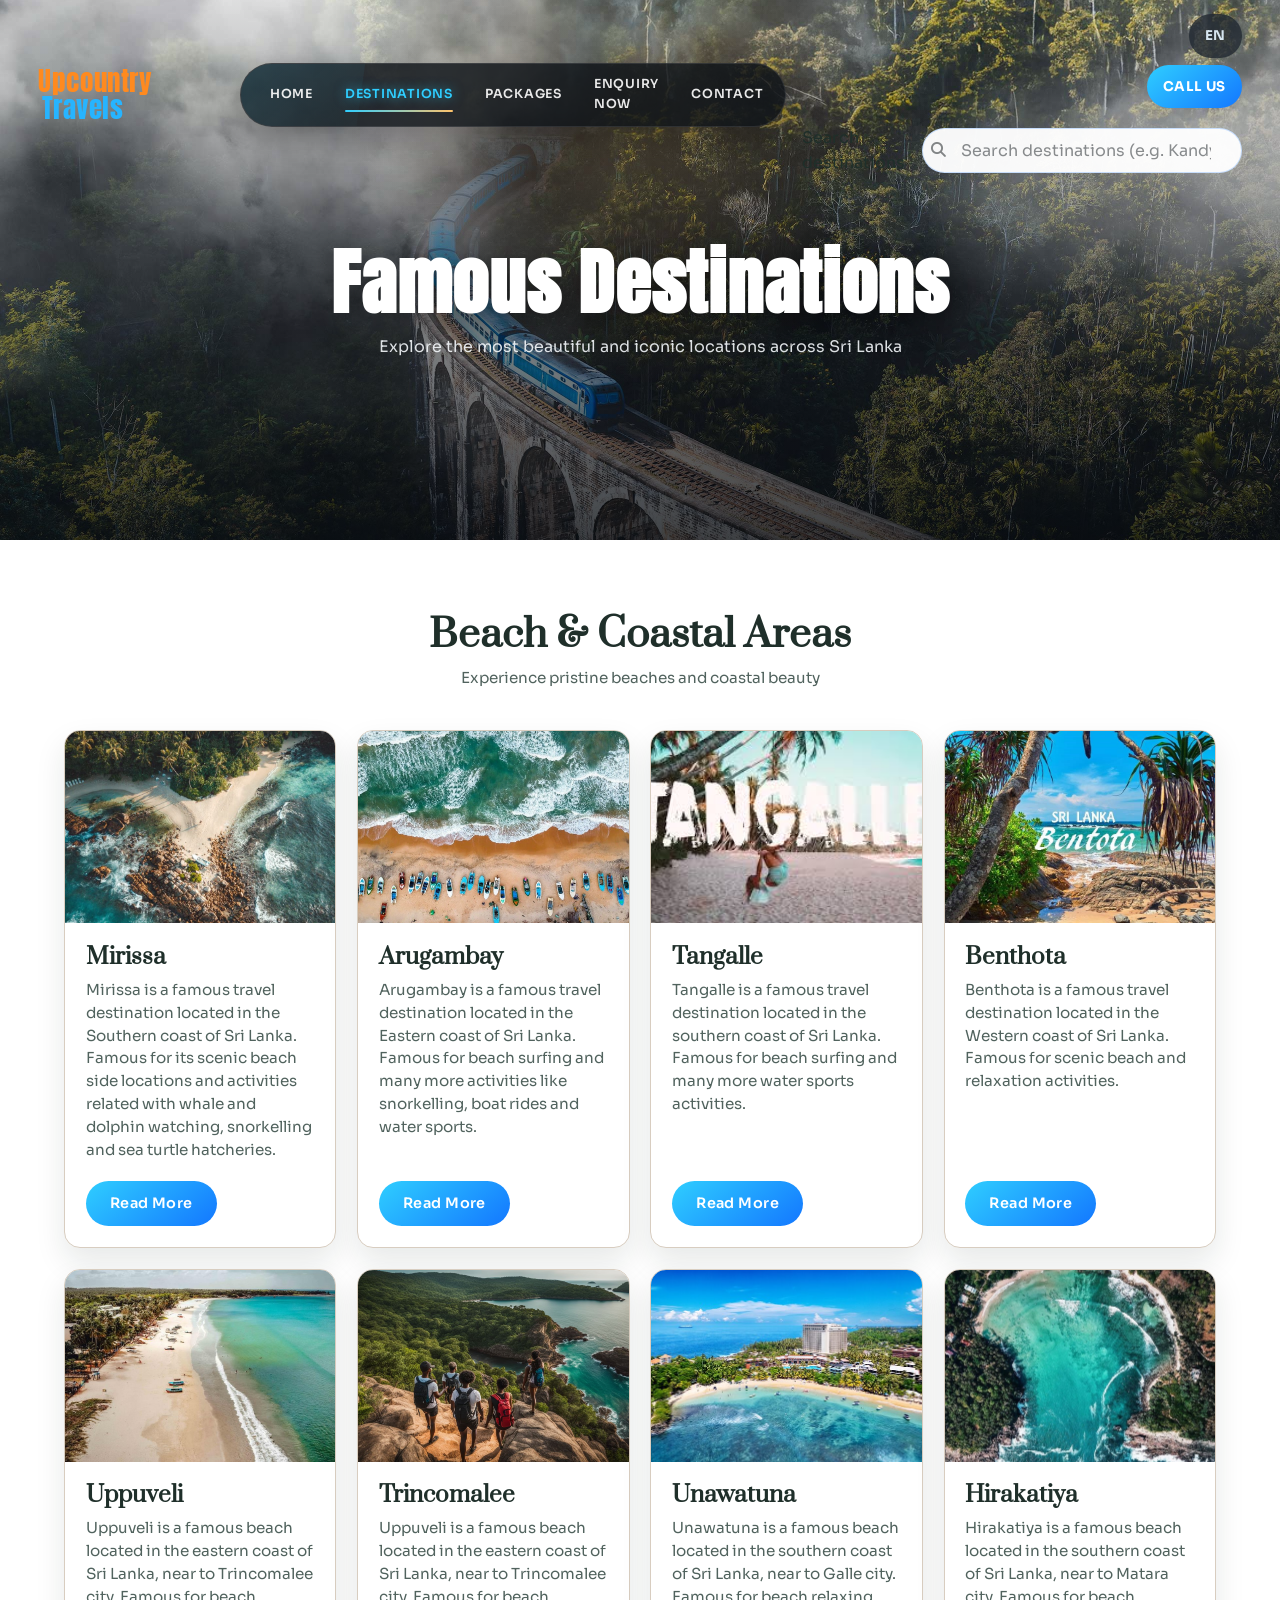
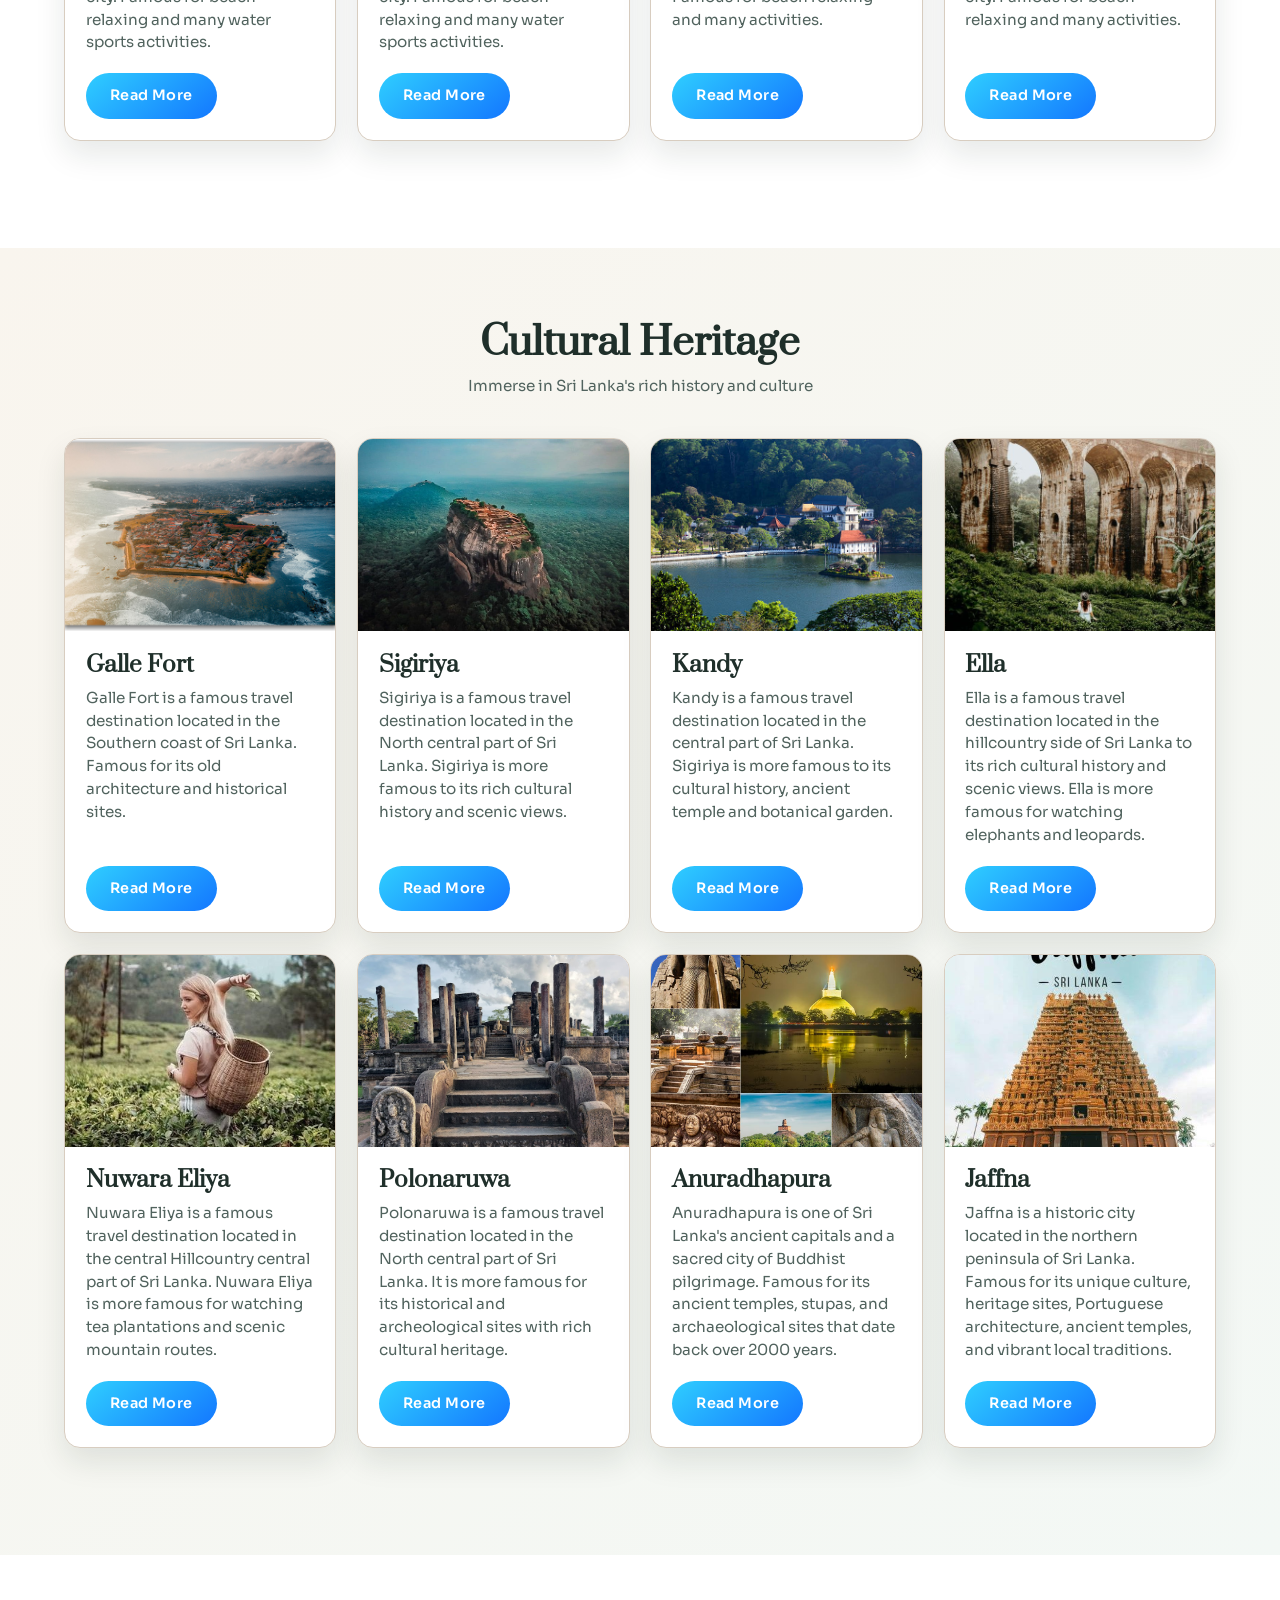
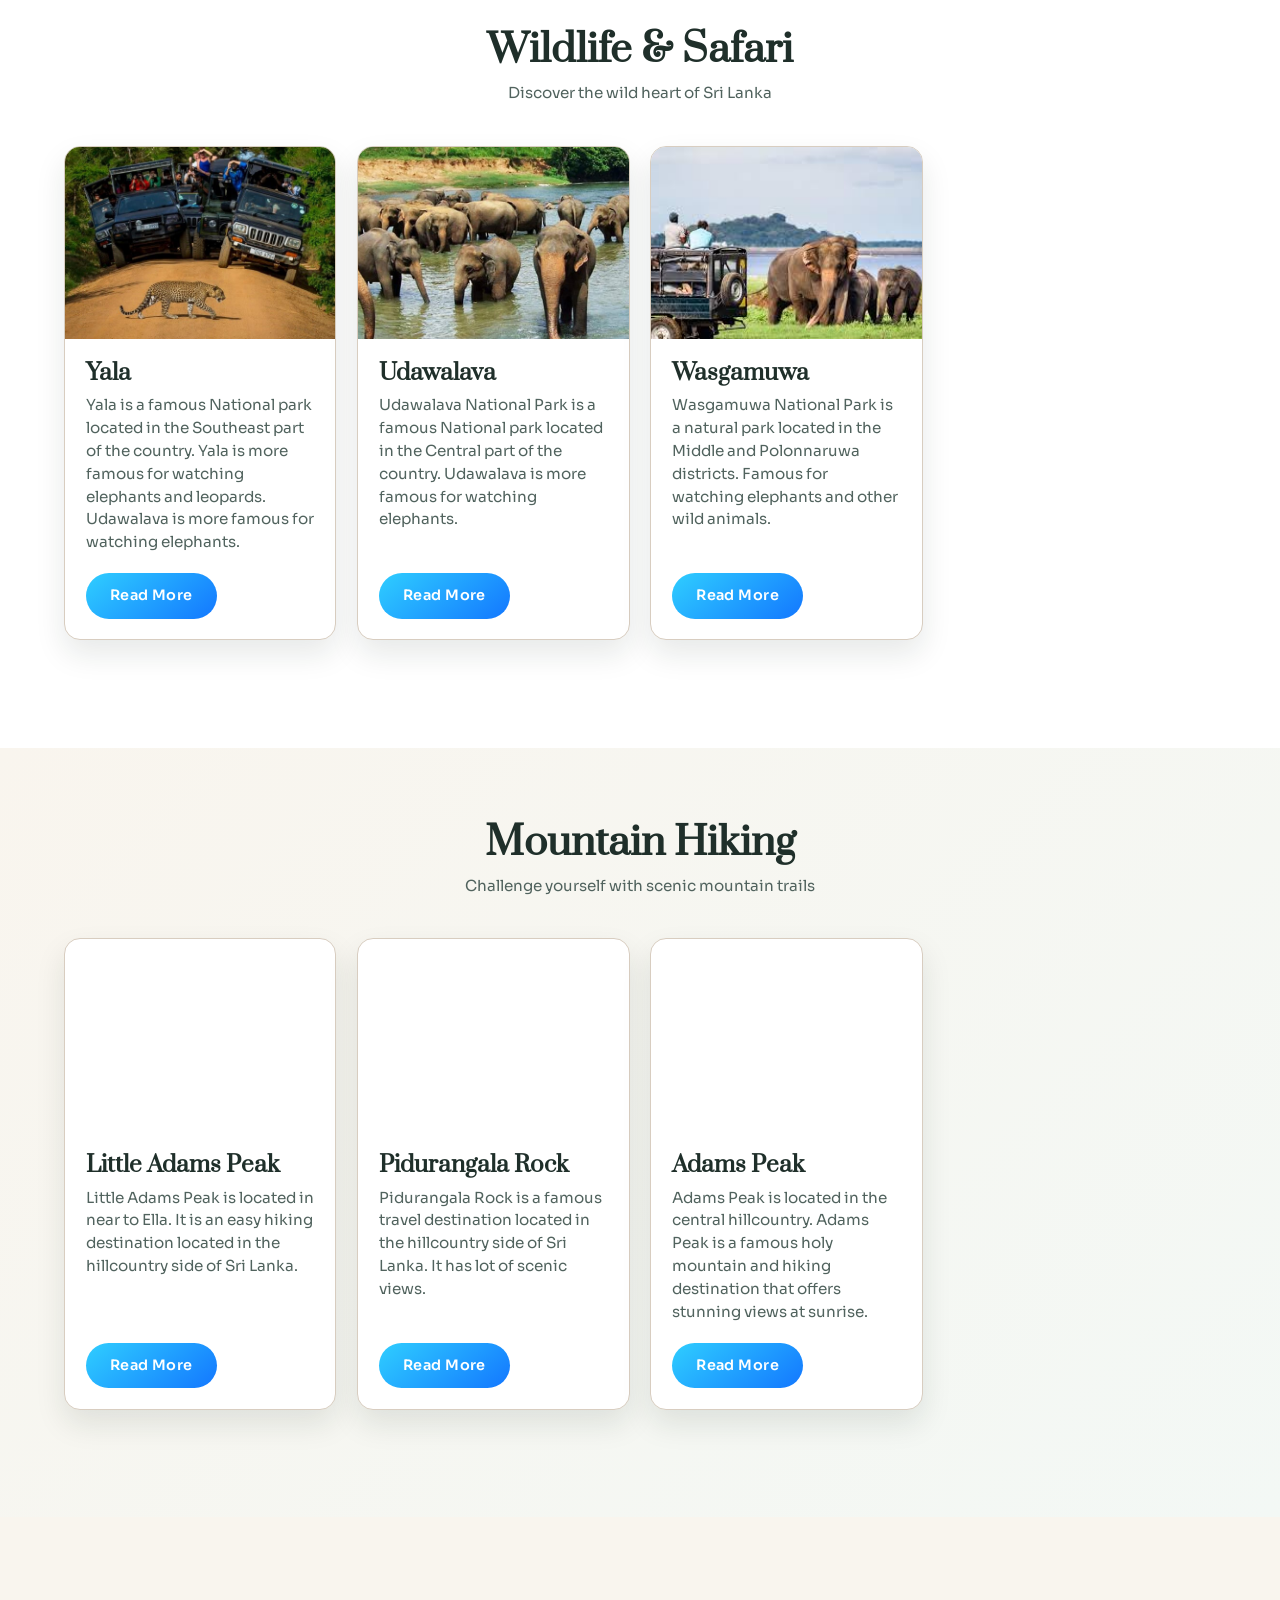
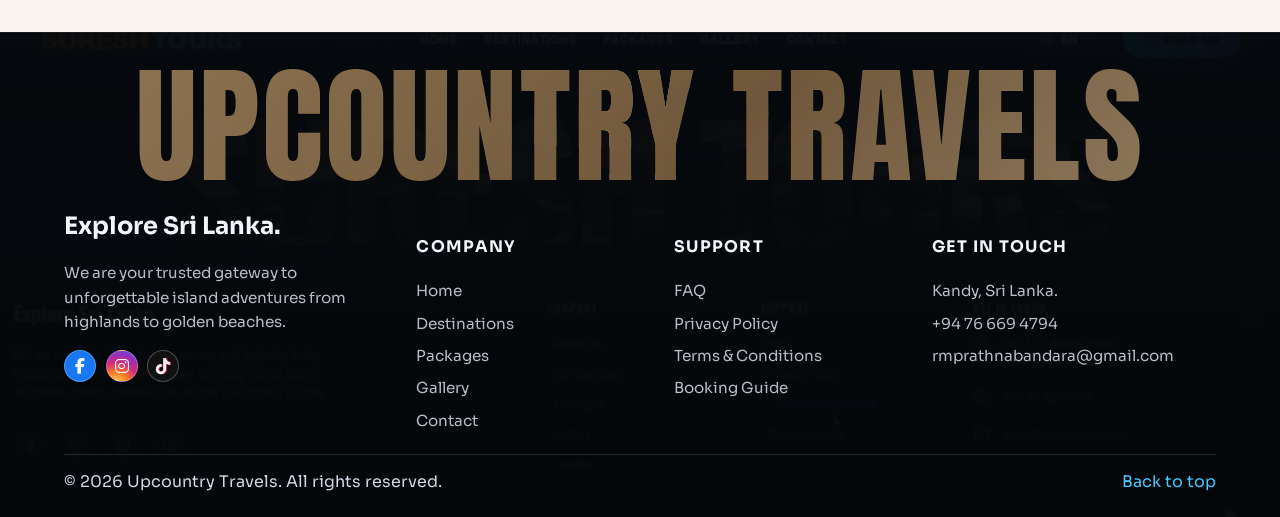
<file: destinations.html>
<!DOCTYPE html>
<html lang="en">
<head>
  <meta charset="UTF-8" />
  <meta name="viewport" content="width=device-width, initial-scale=1.0" />
  <title>Destinations | Upcountry Travels</title>
  <meta name="description" content="Explore famous destinations in Sri Lanka with Upcountry Travels. Discover beaches, wildlife, mountains, and historic sites." />
  <link rel="preconnect" href="https://fonts.googleapis.com" />
  <link rel="preconnect" href="https://fonts.gstatic.com" crossorigin />
  <link href="https://fonts.googleapis.com/css2?family=Anton&family=Sora:wght@300;400;500;600;700&family=Prata&display=swap" rel="stylesheet" />
  <link rel="stylesheet" href="https://cdnjs.cloudflare.com/ajax/libs/font-awesome/6.5.2/css/all.min.css" crossorigin="anonymous" referrerpolicy="no-referrer" />
  <link rel="stylesheet" href="style.css" />
  <style>
    .destinations-hero {
      min-height: 60vh;
      position: relative;
      display: grid;
      align-items: center;
      padding: 7.5rem 5vw 3.2rem;
      color: #fff;
      background:
        linear-gradient(180deg, rgba(3, 8, 14, 0.08) 0%, rgba(3, 8, 14, 0.76) 100%),
        url("assets/MH4.jpg");
      background-size: cover;
      background-position: center;
      overflow: hidden;
      text-align: center;
    }

    .destinations-hero::before {
      content: "";
      position: absolute;
      inset: 0;
      background: radial-gradient(circle at 50% 16%, rgba(246, 189, 105, 0.22), transparent 38%);
    }

    .destinations-hero-content {
      position: relative;
      z-index: 1;
      max-width: 60ch;
      margin: 0 auto;
    }

    .destinations-hero h1 {
      font-family: "Anton", sans-serif;
      font-size: clamp(2.5rem, 6vw, 4.5rem);
      letter-spacing: 0.01em;
      line-height: 0.95;
      text-transform: capitalize;
      text-shadow: 0 10px 30px rgba(0, 0, 0, 0.45);
      margin-bottom: 1rem;
    }

    .destinations-hero p {
      font-size: 1rem;
      color: rgba(243, 246, 250, 0.9);
    }

    .destinations-section {
      padding: 4.5rem 5vw 3.2rem;
      background: var(--bg);
    }

    .destination-category-title {
      text-align: center;
      margin-bottom: 2.5rem;
    }

    .destination-category-title h2 {
      font-family: "Prata", serif;
      font-size: clamp(1.8rem, 3vw, 2.4rem);
      color: var(--ink);
      margin-bottom: 0.5rem;
    }

    .destination-category-title .category-subtitle {
      color: var(--muted);
      font-size: 0.95rem;
    }

    .destination-card {
      background: var(--card);
      border: 1px solid var(--line);
      border-radius: 1rem;
      overflow: hidden;
      box-shadow: var(--shadow);
      transition: transform 0.3s ease, box-shadow 0.3s ease;
      display: flex;
      flex-direction: column;
      height: 100%;
    }

    .destination-card:hover {
      transform: translateY(-4px);
      box-shadow: 0 20px 40px rgba(23, 35, 31, 0.15);
    }

    .destination-card-image {
      width: 100%;
      height: 12rem;
      background-size: cover;
      background-position: center;
      overflow: hidden;
    }

    .destination-card-content {
      padding: 1.3rem;
      flex: 1;
      display: flex;
      flex-direction: column;
    }

    .destination-card h3 {
      font-family: "Prata", serif;
      font-size: 1.4rem;
      color: var(--ink);
      margin: 0 0 0.5rem 0;
    }

    .destination-card p {
      color: var(--muted);
      font-size: 0.95rem;
      margin: 0 0 1.2rem 0;
      flex: 1;
      line-height: 1.5;
    }

    .destination-card-btn {
      display: inline-block;
      background: linear-gradient(140deg, #2fceff, #1377ff);
      color: #fff;
      padding: 0.7rem 1.5rem;
      border-radius: 999px;
      border: 0;
      font-weight: 600;
      cursor: pointer;
      text-decoration: none;
      text-align: center;
      font-size: 0.9rem;
      letter-spacing: 0.03em;
      transition: transform 0.2s ease, box-shadow 0.2s ease;
      width: fit-content;
    }

    .destination-card-btn:hover {
      transform: translateY(-2px);
      box-shadow: 0 8px 20px rgba(31, 119, 255, 0.3);
    }

    .destinations-grid {
      display: grid;
      grid-template-columns: repeat(auto-fit, minmax(18rem, 1fr));
      gap: 1.3rem;
      margin-bottom: 3.5rem;
    }

    @media (min-width: 640px) {
      .destinations-grid {
        grid-template-columns: repeat(2, 1fr);
      }
    }

    @media (min-width: 1024px) {
      .destinations-grid {
        grid-template-columns: repeat(3, 1fr);
      }
    }

    @media (min-width: 1280px) {
      .destinations-grid {
        grid-template-columns: repeat(4, 1fr);
      }
    }

    .destinations-section:nth-child(odd) {
      background: linear-gradient(135deg, #f9f5ee 0%, #f3f8f5 100%);
    }

    .destinations-section:nth-child(even) {
      background: #fff;
    }

    .destination-modal {
      position: fixed;
      inset: 0;
      z-index: 112;
      display: grid;
      place-items: center;
      background: rgba(6, 10, 16, 0.62);
      backdrop-filter: blur(9px);
      opacity: 0;
      visibility: hidden;
      pointer-events: none;
      transition: opacity 0.35s ease, visibility 0.35s ease;
    }

    .destination-modal.is-open {
      opacity: 1;
      visibility: visible;
      pointer-events: auto;
    }

    .destination-modal-panel {
      width: min(94vw, 54rem);
      max-height: min(88vh, 52rem);
      border-radius: 1rem;
      border: 1px solid rgba(255, 255, 255, 0.14);
      background: #131a22;
      box-shadow: 0 28px 60px rgba(4, 8, 14, 0.52);
      color: #edf3f8;
      overflow: hidden;
      transform: translateY(20px) scale(0.96);
      opacity: 0;
      transition: transform 0.38s cubic-bezier(0.2, 0.8, 0.2, 1), opacity 0.3s ease;
      display: grid;
      grid-template-columns: 0.95fr 1.05fr;
      position: relative;
    }

    .destination-modal.is-open .destination-modal-panel {
      transform: translateY(0) scale(1);
      opacity: 1;
    }

    .destination-modal-close {
      position: absolute;
      top: 0.65rem;
      right: 0.65rem;
      width: 1.95rem;
      height: 1.95rem;
      border-radius: 50%;
      border: 1px solid rgba(255, 255, 255, 0.2);
      background: rgba(11, 16, 23, 0.68);
      color: rgba(236, 243, 249, 0.95);
      font: inherit;
      font-size: 1.15rem;
      line-height: 1;
      cursor: pointer;
      z-index: 2;
    }

    .destination-modal-image {
      min-height: 19rem;
      background-size: cover;
      background-position: center;
      position: relative;
    }

    .destination-modal-image::before {
      content: "";
      position: absolute;
      inset: 0;
      background: linear-gradient(180deg, rgba(4, 8, 12, 0.08), rgba(4, 8, 12, 0.62));
    }

    .destination-modal-content {
      padding: 1.25rem 1.2rem 1.1rem;
      display: grid;
      align-content: start;
      gap: 0.7rem;
      overflow-y: auto;
    }

    .destination-modal-content h3 {
      margin: 0;
      font-family: "Anton", sans-serif;
      text-transform: uppercase;
      letter-spacing: 0.02em;
      line-height: 0.98;
      font-size: clamp(1.7rem, 4.4vw, 2.5rem);
    }

    .destination-modal-copy {
      margin: 0;
      color: rgba(221, 231, 240, 0.9);
      font-size: 0.93rem;
      line-height: 1.55;
    }

    .destination-modal-meta {
      margin: 0;
      display: grid;
      gap: 0.4rem;
      padding: 0.72rem;
      border: 1px solid rgba(255, 255, 255, 0.12);
      border-radius: 0.7rem;
      background: rgba(255, 255, 255, 0.03);
    }

    .destination-modal-meta p {
      margin: 0;
      font-size: 0.82rem;
      color: rgba(221, 231, 240, 0.92);
    }

    .destination-modal-meta strong {
      color: #55d6ff;
    }

    .destination-modal-content h4 {
      margin: 0.2rem 0 0;
      font-size: 0.82rem;
      text-transform: uppercase;
      letter-spacing: 0.1em;
      color: #ff8f23;
      font-family: "Sora", sans-serif;
    }

    .destination-modal-list {
      margin: 0;
      padding-left: 1rem;
      display: grid;
      gap: 0.45rem;
      color: rgba(223, 232, 240, 0.9);
      font-size: 0.86rem;
      line-height: 1.5;
    }

    .destination-modal-tip {
      margin: 0.1rem 0 0;
      font-size: 0.82rem;
      color: #9ad9ff;
    }

    .destination-modal-map {
      margin-top: 0.2rem;
      width: fit-content;
      display: inline-flex;
      align-items: center;
      justify-content: center;
      padding: 0.62rem 1rem;
      border-radius: 999px;
      background: linear-gradient(140deg, #2fceff, #1377ff);
      color: #fff;
      font-size: 0.76rem;
      font-weight: 700;
      text-transform: uppercase;
      letter-spacing: 0.07em;
      border: 0;
      text-decoration: none;
    }

    .destination-modal-map:hover {
      box-shadow: 0 10px 20px rgba(19, 119, 255, 0.28);
    }

    @media (max-width: 860px) {
      .destination-modal-panel {
        width: min(94vw, 28rem);
        grid-template-columns: 1fr;
      }

      .destination-modal-image {
        min-height: 11.5rem;
      }

      .destination-modal-content {
        max-height: min(65vh, 27rem);
      }
    }
  </style>
</head>
<body class="is-loading page-destinations">
  <div class="loading-screen" id="loading-screen" role="status" aria-live="polite" aria-label="Loading Upcountry Travels">
    <div class="loader-brand" aria-hidden="true">
      <p class="loader-main"><span class="brand-hot">Upcountry</span> <span class="brand-cool">Travels</span></p>
      <span class="loader-line"></span>
      <p class="loader-meta">LOADING EXPERIENCE</p>
    </div>
  </div>

  <div class="page-bg" aria-hidden="true"></div>

  <header class="site-header" id="top">
    <a class="brand" href="index.html">
      <span class="brand-text">
        <span class="brand-hot">Upcountry</span>
        <span class="brand-cool">Travels</span>
      </span>
    </a>

    <button class="menu-toggle" aria-label="Open navigation" aria-expanded="false" aria-controls="main-nav">
      <span></span>
      <span></span>
      <span></span>
    </button>

    <nav class="main-nav" id="main-nav" aria-label="Main navigation">
      <a href="index.html#home">Home</a>
      <a href="destinations.html">Destinations</a>
      <a href="packages.html">Packages</a>
      <a href="enquiry-now.html">Enquiry Now</a>
      <a href="contact.html">Contact</a>
    </nav>

    <div class="header-tools">
      <button class="lang-pill" type="button">EN</button>
      <a href="https://wa.me/94777807055" target="_blank" rel="noopener" class="call-pill">CALL US</a>

      <!-- Header search placed below Call button on Destinations page -->
      <div class="header-search" style="margin-top:0.6rem; width:100%; display:flex; justify-content:flex-end;">
        <label for="destination-search" class="visually-hidden">Search destinations</label>
        <div class="search-input-wrap">
          <span class="search-icon" aria-hidden="true"><i class="fa-solid fa-magnifying-glass"></i></span>
          <input id="destination-search" class="destination-search-input" type="search" placeholder="Search destinations (e.g. Kandy, Ella, Galle)" aria-label="Search destinations" />
        </div>
      </div>
    </div>
  </header>

  <main>
    <!-- Hero Section -->
    <section class="destinations-hero" aria-label="Destinations Hero">
      <div class="destinations-hero-content">
        <h1>Famous Destinations</h1>
        <p>Explore the most beautiful and iconic locations across Sri Lanka</p>
      </div>
    </section>


    <!-- Beach & Coastal Areas -->
    <section class="destinations-section section-reveal" aria-label="Beach and coastal destinations">
      <div class="destination-category-title">
        <h2>Beach & Coastal Areas</h2>
        <p class="category-subtitle">Experience pristine beaches and coastal beauty</p>
      </div>
      
      <div class="destinations-grid">
        <article class="destination-card">
          <div class="destination-card-image" style="background-image: url('assets/Mirissa-Beach.jpeg')"></div>
          <div class="destination-card-content">
            <h3>Mirissa</h3>
            <p>Mirissa is a famous travel destination located in the Southern coast of Sri Lanka. Famous for its scenic beach side locations and activities related with whale and dolphin watching, snorkelling and sea turtle hatcheries.</p>
            <a href="#" class="destination-card-btn">Read More</a>
          </div>
        </article>

        <article class="destination-card">
          <div class="destination-card-image" style="background-image: url('assets/Arugambay.jpg')"></div>
          <div class="destination-card-content">
            <h3>Arugambay</h3>
            <p>Arugambay is a famous travel destination located in the Eastern coast of Sri Lanka. Famous for beach surfing and many more activities like snorkelling, boat rides and water sports.</p>
            <a href="#" class="destination-card-btn">Read More</a>
          </div>
        </article>

        <article class="destination-card">
          <div class="destination-card-image" style="background-image: url('assets/tangalle.jpeg')"></div>
          <div class="destination-card-content">
            <h3>Tangalle</h3>
            <p>Tangalle is a famous travel destination located in the southern coast of Sri Lanka. Famous for beach surfing and many more water sports activities.</p>
            <a href="#" class="destination-card-btn">Read More</a>
          </div>
        </article>

        <article class="destination-card">
          <div class="destination-card-image" style="background-image: url('assets/Bentota.jpg')"></div>
          <div class="destination-card-content">
            <h3>Benthota</h3>
            <p>Benthota is a famous travel destination located in the Western coast of Sri Lanka. Famous for scenic beach and relaxation activities.</p>
            <a href="#" class="destination-card-btn">Read More</a>
          </div>
        </article>

        <article class="destination-card">
          <div class="destination-card-image" style="background-image: url('assets/uppuveli.jpg')"></div>
          <div class="destination-card-content">
            <h3>Uppuveli</h3>
            <p>Uppuveli is a famous beach located in the eastern coast of Sri Lanka, near to Trincomalee city. Famous for beach relaxing and many water sports activities.</p>
            <a href="#" class="destination-card-btn">Read More</a>
          </div>
        </article>

        <article class="destination-card">
          <div class="destination-card-image" style="background-image: url('assets/Trincomalee.jpg')"></div>
          <div class="destination-card-content">
            <h3>Trincomalee</h3>
            <p>Uppuveli is a famous beach located in the eastern coast of Sri Lanka, near to Trincomalee city. Famous for beach relaxing and many water sports activities.</p>
            <a href="#" class="destination-card-btn">Read More</a>
          </div>
        </article>

        <article class="destination-card">
          <div class="destination-card-image" style="background-image: url('assets/unawatuna.jpg')"></div>
          <div class="destination-card-content">
            <h3>Unawatuna</h3>
            <p>Unawatuna is a famous beach located in the southern coast of Sri Lanka, near to Galle city. Famous for beach relaxing and many  activities.</p>
            <a href="#" class="destination-card-btn">Read More</a>
          </div>
        </article>

        <article class="destination-card">
          <div class="destination-card-image" style="background-image: url('assets/hiriketiya.jpg')"></div>
          <div class="destination-card-content">
            <h3>Hirakatiya</h3>
            <p>Hirakatiya is a famous beach located in the southern coast of Sri Lanka, near to Matara city. Famous for beach relaxing and many  activities.</p>
            <a href="#" class="destination-card-btn">Read More</a>
          </div>
        </article>
      </div>
    </section>

    <!-- Cultural Heritage -->
    <section class="destinations-section section-reveal" aria-label="Cultural heritage destinations">
      <div class="destination-category-title">
        <h2>Cultural Heritage</h2>
        <p class="category-subtitle">Immerse in Sri Lanka's rich history and culture</p>
      </div>
      
      <div class="destinations-grid">
        <article class="destination-card">
          <div class="destination-card-image" style="background-image: url('assets/Galle fort.jpg')"></div>
          <div class="destination-card-content">
            <h3>Galle Fort</h3>
            <p>Galle Fort is a famous travel destination located in the Southern coast of Sri Lanka. Famous for its old architecture and historical sites.</p>
            <a href="#" class="destination-card-btn">Read More</a>
          </div>
        </article>

        <article class="destination-card">
          <div class="destination-card-image" style="background-image: url('assets/sigiriya.jpg')"></div>
          <div class="destination-card-content">
            <h3>Sigiriya</h3>
            <p>Sigiriya is a famous travel destination located in the North central part of Sri Lanka. Sigiriya is more famous to its rich cultural history and scenic views.</p>
            <a href="#" class="destination-card-btn">Read More</a>
          </div>
        </article>

        <article class="destination-card">
          <div class="destination-card-image" style="background-image: url('assets/Kandy.jpg')"></div>
          <div class="destination-card-content">
            <h3>Kandy</h3>
            <p>Kandy is a famous travel destination located in the central part of Sri Lanka. Sigiriya is more famous to its cultural history, ancient temple and botanical garden.</p>
            <a href="#" class="destination-card-btn">Read More</a>
          </div>
        </article>

        <article class="destination-card">
          <div class="destination-card-image" style="background-image: url('assets/Ella.jpg')"></div>
          <div class="destination-card-content">
            <h3>Ella</h3>
            <p>Ella is a famous travel destination located in the hillcountry side of Sri Lanka to its rich cultural history and scenic views. Ella is more famous for watching elephants and leopards.</p>
            <a href="#" class="destination-card-btn">Read More</a>
          </div>
        </article>

        <article class="destination-card">
          <div class="destination-card-image" style="background-image: url('assets/nuwarae.jpg')"></div>
          <div class="destination-card-content">
            <h3>Nuwara Eliya</h3>
            <p>Nuwara Eliya is a famous travel destination located in the central Hillcountry central part of Sri Lanka. Nuwara Eliya is more famous for watching tea plantations and scenic mountain routes.</p>
            <a href="#" class="destination-card-btn">Read More</a>
          </div>
        </article>

        <article class="destination-card">
          <div class="destination-card-image" style="background-image: url('assets/Polonaruwa.jpg')"></div>
          <div class="destination-card-content">
            <h3>Polonaruwa</h3>
            <p>Polonaruwa is a famous travel destination located in the North central part of Sri Lanka. It is more famous for its historical and archeological sites with rich cultural heritage.</p>
            <a href="#" class="destination-card-btn">Read More</a>
          </div>
        </article>

        <article class="destination-card">
          <div class="destination-card-image" style="background-image: url('assets/Anuradhapura.jpg')"></div>
          <div class="destination-card-content">
            <h3>Anuradhapura</h3>
            <p>Anuradhapura is one of Sri Lanka's ancient capitals and a sacred city of Buddhist pilgrimage. Famous for its ancient temples, stupas, and archaeological sites that date back over 2000 years.</p>
            <a href="#" class="destination-card-btn">Read More</a>
          </div>
        </article>

        <article class="destination-card">
          <div class="destination-card-image" style="background-image: url('assets/jaffna.jpg')"></div>
          <div class="destination-card-content">
            <h3>Jaffna</h3>
            <p>Jaffna is a historic city located in the northern peninsula of Sri Lanka. Famous for its unique culture, heritage sites, Portuguese architecture, ancient temples, and vibrant local traditions.</p>
            <a href="#" class="destination-card-btn">Read More</a>
          </div>
        </article>
      </div>
    </section>

    <!-- Wildlife & Safari -->
    <section class="destinations-section section-reveal" aria-label="Wildlife and safari destinations">
      <div class="destination-category-title">
        <h2>Wildlife & Safari</h2>
        <p class="category-subtitle">Discover the wild heart of Sri Lanka</p>
      </div>
      
      <div class="destinations-grid">
        <article class="destination-card">
          <div class="destination-card-image" style="background-image: url('assets/yala.jpg')"></div>
          <div class="destination-card-content">
            <h3>Yala</h3>
            <p>Yala is a famous National park located in the Southeast part of the country. Yala is more famous for watching elephants and leopards. Udawalava is more famous for watching elephants.</p>
            <a href="#" class="destination-card-btn">Read More</a>
          </div>
        </article>

        <article class="destination-card">
          <div class="destination-card-image" style="background-image: url('assets/Udawalava.jpg')"></div>
          <div class="destination-card-content">
            <h3>Udawalava</h3>
            <p>Udawalava National Park is a famous National park located in the Central part of the country. Udawalava is more famous for watching elephants.</p>
            <a href="#" class="destination-card-btn">Read More</a>
          </div>
        </article>

        <article class="destination-card">
          <div class="destination-card-image" style="background-image: url('assets/Wasgamuwa.jpeg')"></div>
          <div class="destination-card-content">
            <h3>Wasgamuwa</h3>
            <p>Wasgamuwa National Park is a natural park located in the Middle and Polonnaruwa districts. Famous for watching elephants and other wild animals.</p>
            <a href="#" class="destination-card-btn">Read More</a>
          </div>
        </article>
      </div>
    </section>

    <!-- Mountain Hiking -->
    <section class="destinations-section section-reveal" aria-label="Mountain hiking destinations">
      <div class="destination-category-title">
        <h2>Mountain Hiking</h2>
        <p class="category-subtitle">Challenge yourself with scenic mountain trails</p>
      </div>
      
      <div class="destinations-grid">
        <article class="destination-card">
          <div class="destination-card-image" style="background-image: url('https://images.unsplash.com/photo-1506905925346-21bda4d32df4?w=400&h=300&fit=crop')"></div>
          <div class="destination-card-content">
            <h3>Little Adams Peak</h3>
            <p>Little Adams Peak is located in near to Ella. It is an easy hiking destination located in the hillcountry side of Sri Lanka.</p>
            <a href="#" class="destination-card-btn">Read More</a>
          </div>
        </article>

        <article class="destination-card">
          <div class="destination-card-image" style="background-image: url('https://images.unsplash.com/photo-1506905925346-21bda4d32df4?w=400&h=300&fit=crop')"></div>
          <div class="destination-card-content">
            <h3>Pidurangala Rock</h3>
            <p>Pidurangala Rock is a famous travel destination located in the hillcountry side of Sri Lanka. It has lot of scenic views.</p>
            <a href="#" class="destination-card-btn">Read More</a>
          </div>
        </article>

        <article class="destination-card">
          <div class="destination-card-image" style="background-image: url('https://images.unsplash.com/photo-1506905925346-21bda4d32df4?w=400&h=300&fit=crop')"></div>
          <div class="destination-card-content">
            <h3>Adams Peak</h3>
            <p>Adams Peak is located in the central hillcountry. Adams Peak is a famous holy mountain and hiking destination that offers stunning views at sunrise.</p>
            <a href="#" class="destination-card-btn">Read More</a>
          </div>
        </article>
      </div>
    </section>

    <div class="destination-modal" id="destination-modal" aria-hidden="true">
      <div class="destination-modal-panel" role="dialog" aria-modal="true" aria-labelledby="destination-modal-title">
        <button class="destination-modal-close" type="button" aria-label="Close destination details">×</button>
        <div class="destination-modal-image" id="destination-modal-image"></div>
        <div class="destination-modal-content">
          <h3 id="destination-modal-title">Destination</h3>
          <p class="destination-modal-copy" id="destination-modal-description">Destination overview.</p>

          <div class="destination-modal-meta">
            <p><strong>Opening Hours:</strong> <span id="destination-modal-hours">Hours info</span></p>
            <p><strong>Best Visit Window:</strong> <span id="destination-modal-best-time">Best season info</span></p>
          </div>

          <h4>Visitor Rules</h4>
          <ul class="destination-modal-list" id="destination-modal-rules"></ul>

          <h4>Helpful Notes</h4>
          <ul class="destination-modal-list" id="destination-modal-notes"></ul>
          <p class="destination-modal-tip" id="destination-modal-tip"></p>
          <a class="destination-modal-map" id="destination-modal-map" href="https://www.google.com/maps" target="_blank" rel="noopener">Open In Google Maps</a>
        </div>
      </div>
    </div>
  </main>

  <footer class="site-footer" id="contact">
    <p class="footer-wordmark"><span class="brand-hot">Upcountry</span> <span class="brand-cool">Travels</span></p>

    <div class="footer-grid">
      <section>
        <h3>Explore Sri Lanka.</h3>
        <p>We are your trusted gateway to unforgettable island adventures from highlands to golden beaches.</p>
        <div class="footer-socials" aria-label="Social links">
          <a href="#" class="social-link social-facebook" aria-label="Facebook"><i class="fa-brands fa-facebook-f" aria-hidden="true"></i></a>
          <a href="#" class="social-link social-instagram" aria-label="Instagram"><i class="fa-brands fa-instagram" aria-hidden="true"></i></a>
          <a href="#" class="social-link social-tiktok" aria-label="TikTok"><i class="fa-brands fa-tiktok" aria-hidden="true"></i></a>
        </div>
      </section>

      <section>
        <h4>Company</h4>
        <a href="#home">Home</a>
        <a href="#destinations">Destinations</a>
        <a href="packages.html">Packages</a>
        <a href="#gallery">Gallery</a>
        <a href="contact.html">Contact</a>
      </section>

      <section>
        <h4>Support</h4>
        <a href="#">FAQ</a>
        <a href="#">Privacy Policy</a>
        <a href="#">Terms & Conditions</a>
        <a href="#">Booking Guide</a>
      </section>

      <section>
        <h4>Get In Touch</h4>
        <p>Kandy, Sri Lanka.</p>
        <p>+94 76 669 4794</p>
        <p>rmprathnabandara@gmail.com</p>
      </section>
    </div>

    <div class="footer-bottom">
      <p>© <span id="year"></span> Upcountry Travels. All rights reserved.</p>
      <a href="#top">Back to top</a>
    </div>
  </footer>

  <script src="script.js"></script>
</body>
</html>
</file>
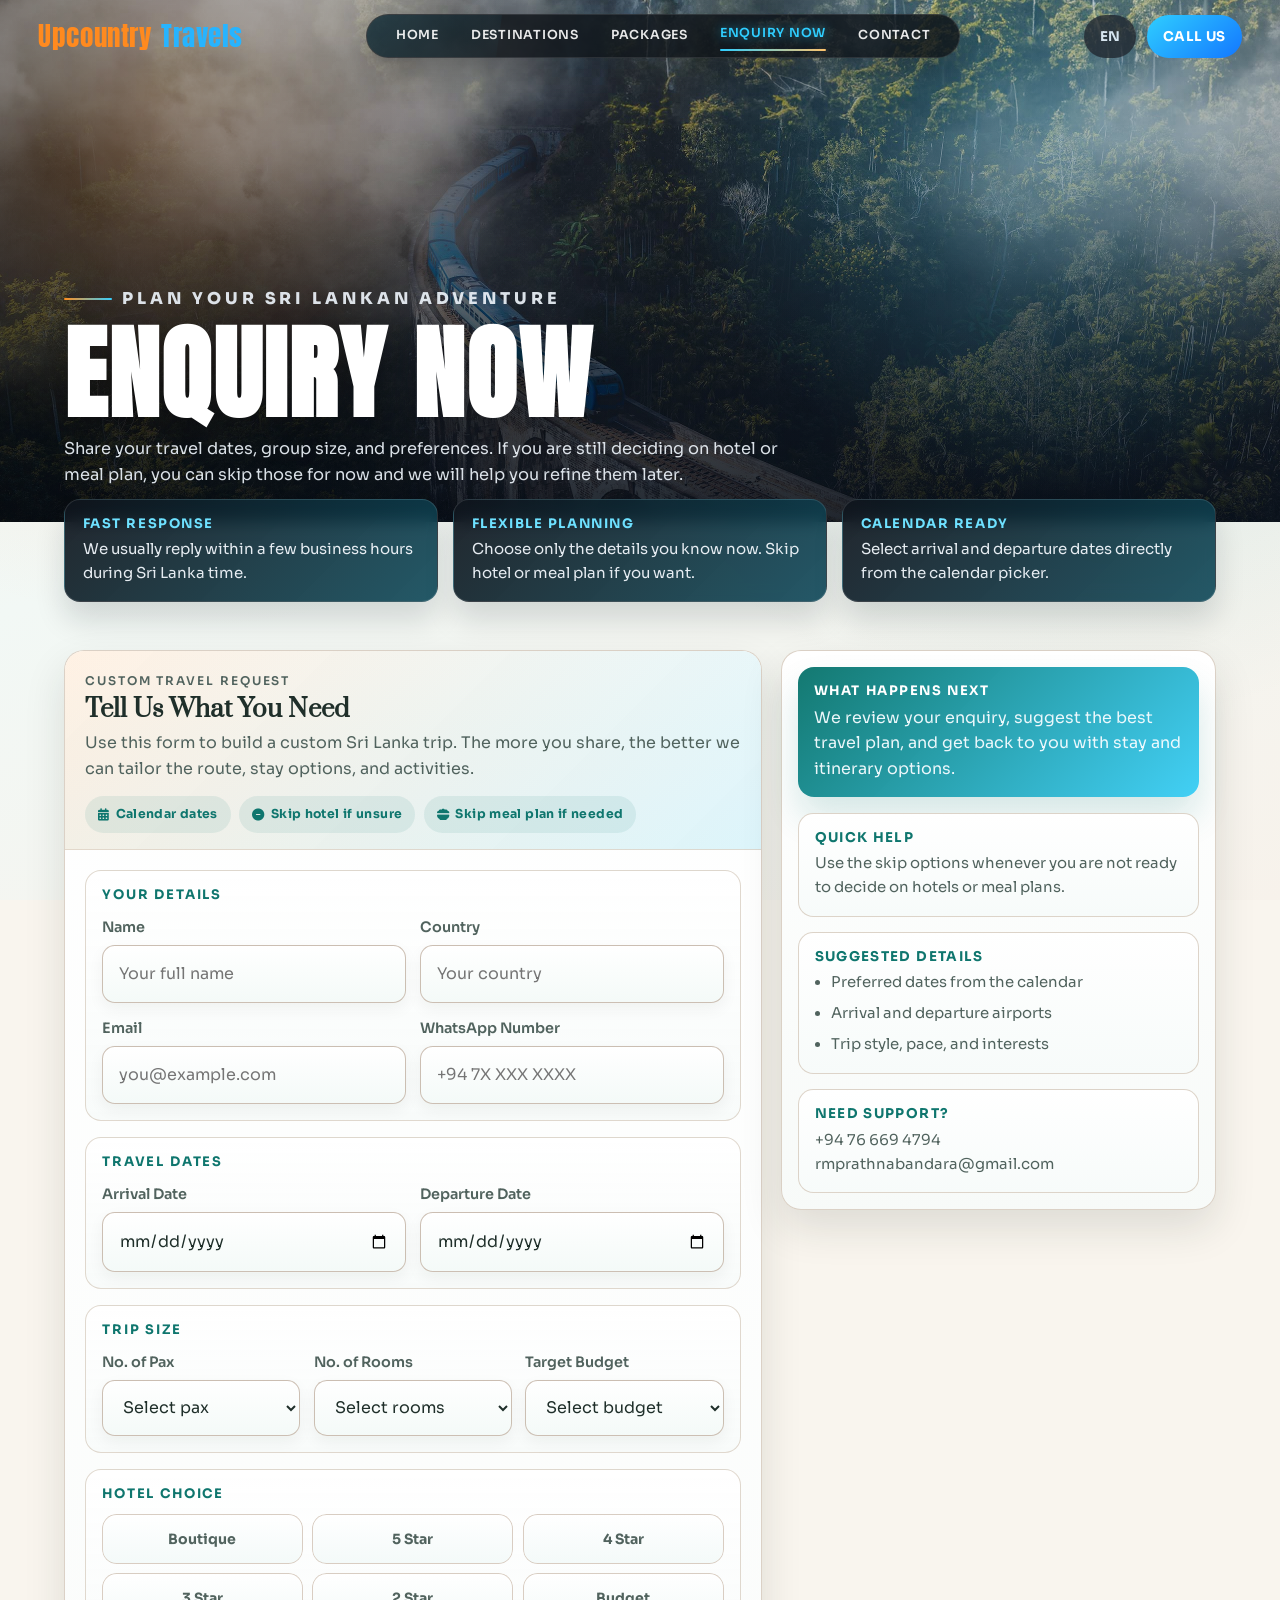
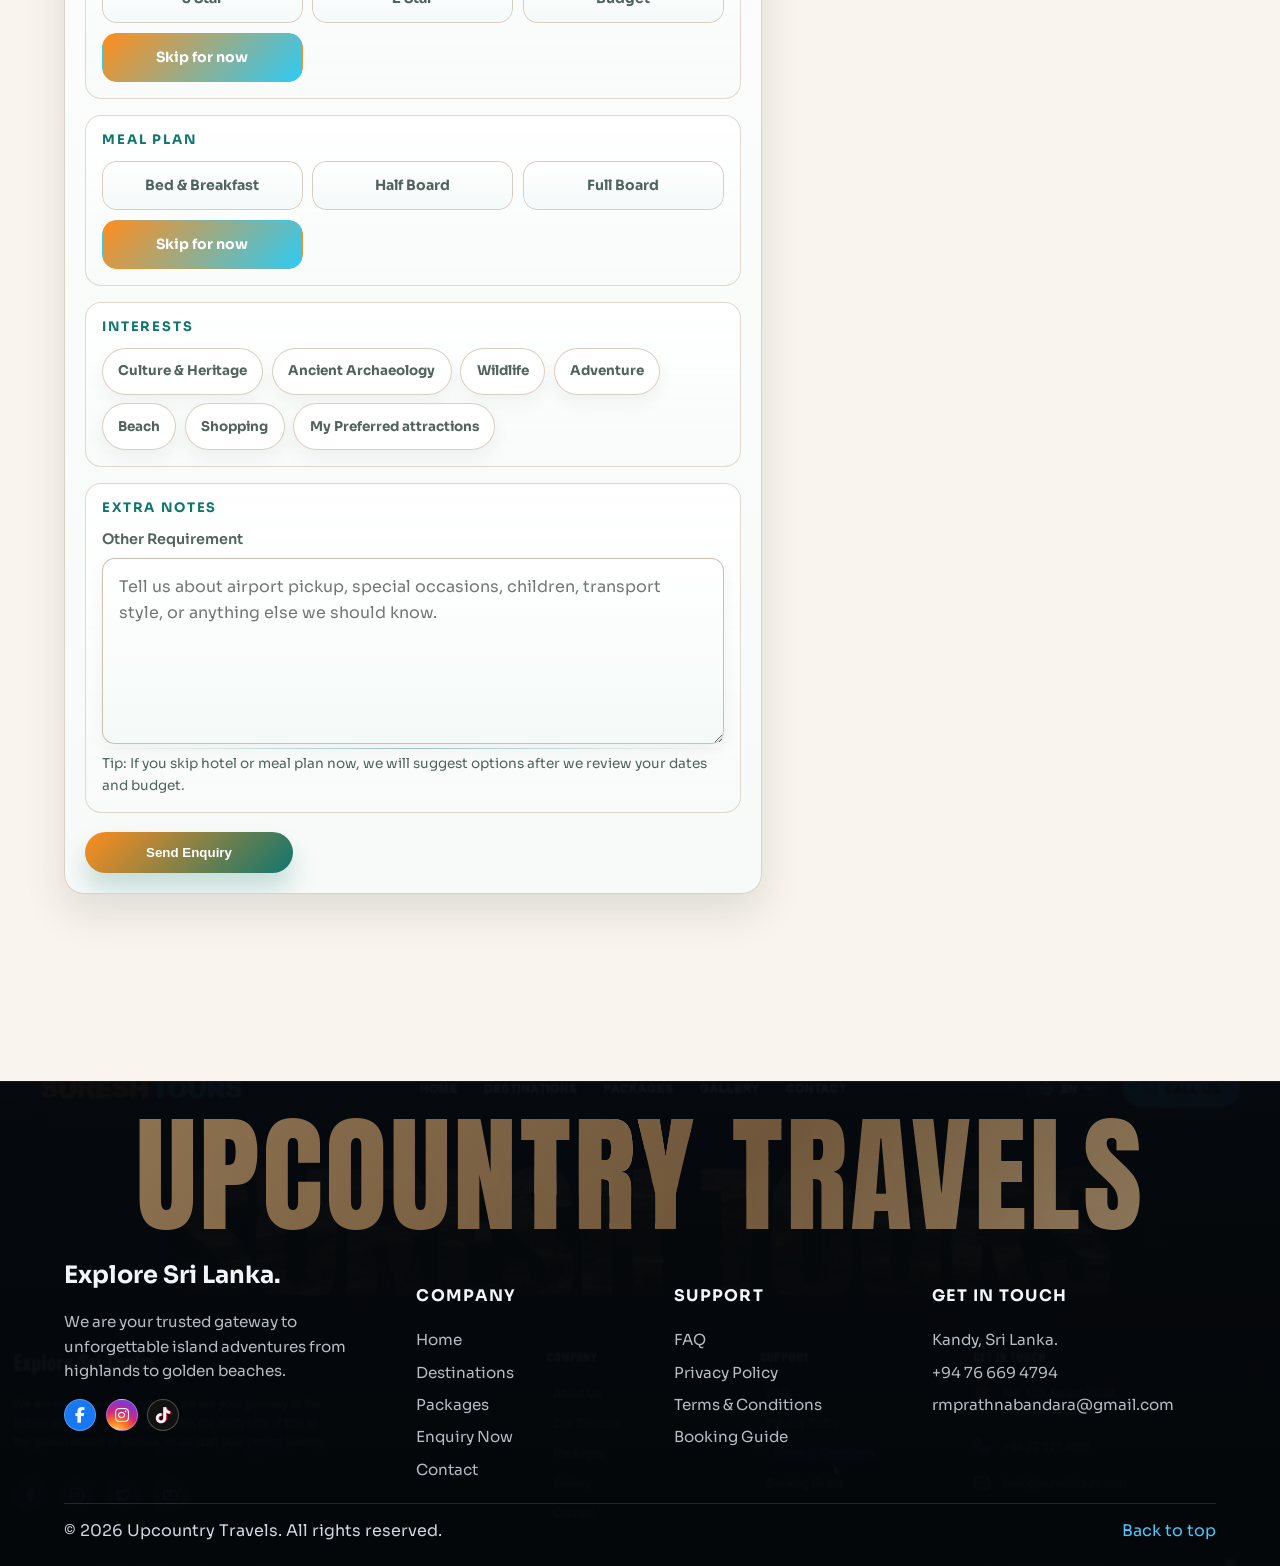
<file: enquiry-now.html>
<!DOCTYPE html>
<html lang="en">
<head>
  <meta charset="UTF-8" />
  <meta name="viewport" content="width=device-width, initial-scale=1.0" />
  <title>Enquiry Now | Upcountry Travels</title>
  <meta name="description" content="Send your Sri Lanka travel enquiry to Upcountry Travels. Pick dates from the calendar, skip hotel or meal planning if needed, and get a custom itinerary." />
  <link rel="preconnect" href="https://fonts.googleapis.com" />
  <link rel="preconnect" href="https://fonts.gstatic.com" crossorigin />
  <link href="https://fonts.googleapis.com/css2?family=Anton&family=Sora:wght@300;400;500;600;700;800&family=Prata&display=swap" rel="stylesheet" />
  <link rel="stylesheet" href="https://cdnjs.cloudflare.com/ajax/libs/font-awesome/6.5.2/css/all.min.css" crossorigin="anonymous" referrerpolicy="no-referrer" />
  <link rel="stylesheet" href="style.css" />
  <style>
    .enquiry-hero {
      min-height: 58vh;
      position: relative;
      display: grid;
      align-items: end;
      padding: 8.25rem 5vw 2.1rem;
      color: #fff;
      background:
        linear-gradient(180deg, rgba(4, 9, 18, 0.2) 0%, rgba(4, 9, 18, 0.86) 100%),
        url('assets/MH4.jpg');
      background-size: cover;
      background-position: center;
      overflow: hidden;
    }

    .enquiry-hero::before,
    .enquiry-hero::after {
      content: "";
      position: absolute;
      inset: 0;
      pointer-events: none;
    }

    .enquiry-hero::before {
      background:
        radial-gradient(circle at 12% 18%, rgba(255, 141, 30, 0.42), transparent 30%),
        radial-gradient(circle at 82% 22%, rgba(52, 205, 255, 0.32), transparent 34%),
        linear-gradient(140deg, rgba(8, 18, 28, 0.08), rgba(8, 18, 28, 0.52));
      mix-blend-mode: screen;
    }

    .enquiry-hero::after {
      background:
        linear-gradient(110deg, rgba(0, 0, 0, 0.34), transparent 48%),
        linear-gradient(0deg, rgba(0, 0, 0, 0.18), transparent 70%);
    }

    .enquiry-hero-inner {
      position: relative;
      z-index: 1;
      max-width: 52rem;
      display: grid;
      gap: 0.95rem;
    }

    .enquiry-kicker {
      display: inline-flex;
      width: fit-content;
      align-items: center;
      gap: 0.65rem;
      text-transform: uppercase;
      letter-spacing: 0.24em;
      font-size: 0.72rem;
      color: #8ce7ff;
      font-weight: 800;
    }

    .enquiry-kicker::before {
      content: "";
      width: 3rem;
      height: 2px;
      background: linear-gradient(90deg, #ff8d1e, #35cfff);
      border-radius: 999px;
    }

    .enquiry-hero h1 {
      margin: 0;
      font-family: "Anton", sans-serif;
      text-transform: uppercase;
      font-size: clamp(3rem, 8vw, 6.8rem);
      line-height: 0.92;
      letter-spacing: 0.02em;
      text-shadow: 0 16px 38px rgba(0, 0, 0, 0.38);
    }

    .enquiry-hero p {
      max-width: 60ch;
      color: rgba(236, 242, 248, 0.92);
      font-size: 1.02rem;
    }

    .enquiry-highlights {
      margin-top: -1.45rem;
      padding: 0 5vw;
      position: relative;
      z-index: 2;
      display: grid;
      grid-template-columns: repeat(3, minmax(0, 1fr));
      gap: 0.95rem;
    }

    .enquiry-highlight {
      border-radius: 1rem;
      padding: 1rem 1.1rem;
      color: #f5fbff;
      background: linear-gradient(135deg, rgba(15, 20, 28, 0.92), rgba(13, 71, 88, 0.9));
      border: 1px solid rgba(255, 255, 255, 0.12);
      box-shadow: 0 18px 30px rgba(8, 20, 31, 0.14);
      backdrop-filter: blur(8px);
    }

    .enquiry-highlight h2 {
      margin-bottom: 0.35rem;
      font-family: "Sora", sans-serif;
      font-size: 0.82rem;
      text-transform: uppercase;
      letter-spacing: 0.12em;
      color: #6ee1ff;
    }

    .enquiry-highlight p,
    .enquiry-highlight a {
      color: rgba(238, 244, 249, 0.96);
      font-size: 0.94rem;
    }

    .enquiry-wrap {
      padding: 3rem 5vw 4.5rem;
      display: grid;
      grid-template-columns: 1.25fr 0.78fr;
      gap: 1.2rem;
      align-items: start;
    }

    .enquiry-panel,
    .enquiry-side {
      border-radius: 1.25rem;
      border: 1px solid rgba(216, 205, 192, 0.9);
      background: linear-gradient(180deg, rgba(255, 255, 255, 0.96), rgba(247, 250, 248, 0.96));
      box-shadow: 0 18px 42px rgba(24, 38, 34, 0.12);
    }

    .enquiry-panel {
      overflow: hidden;
    }

    .enquiry-panel-head {
      padding: 1.25rem 1.25rem 1rem;
      background:
        linear-gradient(135deg, rgba(255, 141, 30, 0.12), rgba(53, 207, 255, 0.14)),
        linear-gradient(180deg, #fff, #f8fbfa);
      border-bottom: 1px solid rgba(216, 205, 192, 0.7);
    }

    .enquiry-title {
      display: grid;
      gap: 0.35rem;
      margin-bottom: 0.9rem;
    }

    .enquiry-title p {
      color: var(--muted);
      max-width: 60ch;
    }

    .enquiry-form {
      padding: 1.25rem;
      display: grid;
      gap: 1rem;
    }

    .section-card {
      border: 1px solid rgba(216, 205, 192, 0.78);
      border-radius: 1rem;
      padding: 1rem;
      background:
        linear-gradient(180deg, rgba(255, 255, 255, 0.92), rgba(248, 251, 250, 0.98));
      box-shadow: inset 0 1px 0 rgba(255, 255, 255, 0.55);
    }

    .section-card h3 {
      margin-bottom: 0.8rem;
      font-family: "Sora", sans-serif;
      font-size: 0.82rem;
      text-transform: uppercase;
      letter-spacing: 0.14em;
      color: #0f766e;
    }

    .field-grid {
      display: grid;
      grid-template-columns: repeat(2, minmax(0, 1fr));
      gap: 0.85rem;
    }

    .field-grid.three {
      grid-template-columns: repeat(3, minmax(0, 1fr));
    }

    .field {
      display: grid;
      gap: 0.4rem;
    }

    .field > span {
      color: var(--muted);
      font-size: 0.9rem;
      font-weight: 600;
    }

    .field input,
    .field select,
    .field textarea {
      width: 100%;
      border: 1px solid rgba(199, 185, 171, 0.9);
      border-radius: 0.8rem;
      padding: 0.95rem 1rem;
      font: inherit;
      color: var(--ink);
      background: linear-gradient(180deg, #fff, #f4faf8);
      box-shadow: 0 6px 16px rgba(15, 33, 28, 0.05);
      transition: transform 0.2s ease, border-color 0.2s ease, box-shadow 0.2s ease, background 0.2s ease;
    }

    .field textarea {
      min-height: 8.5rem;
      resize: vertical;
    }

    .field input:focus,
    .field select:focus,
    .field textarea:focus {
      outline: none;
      border-color: #2ecbf5;
      box-shadow: 0 0 0 4px rgba(46, 203, 245, 0.18), 0 12px 24px rgba(15, 33, 28, 0.08);
      transform: translateY(-1px);
      background: #fff;
    }

    .helper-row {
      display: flex;
      flex-wrap: wrap;
      gap: 0.55rem;
      margin-top: 0.65rem;
    }

    .helper-tag {
      display: inline-flex;
      align-items: center;
      gap: 0.4rem;
      padding: 0.55rem 0.8rem;
      border-radius: 999px;
      background: rgba(15, 118, 110, 0.09);
      color: #0f766e;
      font-size: 0.77rem;
      font-weight: 700;
      letter-spacing: 0.03em;
    }

    .choice-grid {
      display: grid;
      grid-template-columns: repeat(auto-fit, minmax(9.5rem, 1fr));
      gap: 0.6rem;
    }

    .choice-card {
      position: relative;
      display: block;
      border-radius: 0.9rem;
      overflow: hidden;
      cursor: pointer;
    }

    .choice-card input {
      position: absolute;
      opacity: 0;
      pointer-events: none;
    }

    .choice-card span {
      display: flex;
      min-height: 3.1rem;
      align-items: center;
      justify-content: center;
      text-align: center;
      padding: 0.75rem 0.85rem;
      border-radius: 0.9rem;
      border: 1px solid rgba(215, 203, 191, 0.95);
      background: linear-gradient(180deg, #ffffff, #f4faf9);
      color: var(--muted);
      font-size: 0.88rem;
      font-weight: 700;
      transition: transform 0.2s ease, box-shadow 0.2s ease, border-color 0.2s ease, background 0.2s ease, color 0.2s ease;
      box-shadow: 0 8px 20px rgba(19, 31, 28, 0.06);
    }

    .choice-card:hover span,
    .choice-card input:focus-visible + span {
      transform: translateY(-2px);
      border-color: rgba(46, 203, 245, 0.8);
      box-shadow: 0 12px 22px rgba(25, 124, 154, 0.14);
    }

    .choice-card input:checked + span {
      color: #fff;
      border-color: transparent;
      background: linear-gradient(135deg, #ff8d1e, #2ecbf5);
      box-shadow: 0 14px 24px rgba(255, 141, 30, 0.2);
    }

    .chip-grid {
      display: flex;
      flex-wrap: wrap;
      gap: 0.55rem;
    }

    .chip {
      position: relative;
      display: inline-flex;
      cursor: pointer;
    }

    .chip input {
      position: absolute;
      opacity: 0;
      pointer-events: none;
    }

    .chip span {
      display: inline-flex;
      align-items: center;
      justify-content: center;
      padding: 0.72rem 0.95rem;
      border-radius: 999px;
      border: 1px solid rgba(216, 205, 192, 0.95);
      background: #fff;
      color: var(--muted);
      font-size: 0.84rem;
      font-weight: 700;
      box-shadow: 0 8px 18px rgba(19, 31, 28, 0.05);
      transition: transform 0.2s ease, border-color 0.2s ease, background 0.2s ease, color 0.2s ease;
    }

    .chip:hover span,
    .chip input:focus-visible + span {
      transform: translateY(-2px);
      border-color: rgba(15, 118, 110, 0.45);
    }

    .chip input:checked + span {
      color: #fff;
      background: linear-gradient(135deg, #0f766e, #2ecbf5);
      border-color: transparent;
    }

    .form-actions {
      display: flex;
      flex-wrap: wrap;
      gap: 0.75rem;
      align-items: center;
      margin-top: 0.2rem;
    }

    .form-actions .btn {
      min-width: 13rem;
      border: 0;
      background: linear-gradient(135deg, #ff8d1e, #0f766e);
      box-shadow: 0 16px 26px rgba(15, 118, 110, 0.22);
    }

    .skip-note {
      font-size: 0.85rem;
      color: var(--muted);
    }

    .enquiry-side {
      padding: 1rem;
      display: grid;
      gap: 0.95rem;
      align-content: start;
    }

    .side-card {
      border-radius: 0.95rem;
      padding: 1rem;
      border: 1px solid rgba(216, 205, 192, 0.85);
      background: linear-gradient(180deg, #fff, #f7fbfa);
    }

    .side-card h3 {
      margin-bottom: 0.4rem;
      font-family: "Sora", sans-serif;
      text-transform: uppercase;
      letter-spacing: 0.1em;
      color: #0f766e;
      font-size: 0.84rem;
    }

    .side-card p,
    .side-card li {
      color: var(--muted);
      font-size: 0.93rem;
    }

    .side-card ul {
      margin: 0.4rem 0 0;
      padding-left: 1rem;
      display: grid;
      gap: 0.45rem;
    }

    .sticky-summary {
      border-radius: 1rem;
      padding: 1rem;
      color: #fff;
      background: linear-gradient(135deg, rgba(15, 118, 110, 0.98), rgba(46, 203, 245, 0.9));
      box-shadow: 0 20px 34px rgba(15, 118, 110, 0.16);
    }

    .sticky-summary h3 {
      margin-bottom: 0.35rem;
      color: #fff;
      font-family: "Sora", sans-serif;
      text-transform: uppercase;
      letter-spacing: 0.12em;
      font-size: 0.82rem;
    }

    .sticky-summary p {
      color: rgba(245, 252, 255, 0.95);
    }

    .split-grid {
      display: grid;
      grid-template-columns: repeat(2, minmax(0, 1fr));
      gap: 0.85rem;
    }

    .glass-line {
      height: 1px;
      background: linear-gradient(90deg, transparent, rgba(15, 118, 110, 0.38), transparent);
      margin: 0.25rem 0;
    }

    @media (max-width: 1024px) {
      .enquiry-highlights,
      .enquiry-wrap {
        grid-template-columns: 1fr;
      }

      .enquiry-hero {
        min-height: 50vh;
      }
    }

    @media (max-width: 760px) {
      .enquiry-hero {
        padding-top: 7.4rem;
        min-height: 48vh;
      }

      .enquiry-highlights,
      .enquiry-wrap {
        padding-left: 4vw;
        padding-right: 4vw;
      }

      .field-grid,
      .field-grid.three,
      .split-grid {
        grid-template-columns: 1fr;
      }

      .enquiry-panel,
      .enquiry-side,
      .sticky-summary {
        border-radius: 0.95rem;
      }

      .form-actions .btn {
        width: 100%;
      }
    }
  </style>
</head>
<body class="is-loading">
  <div class="loading-screen" id="loading-screen" role="status" aria-live="polite" aria-label="Loading Upcountry Travels">
    <div class="loader-brand" aria-hidden="true">
      <p class="loader-main"><span class="brand-hot">Upcountry</span> <span class="brand-cool">Travels</span></p>
      <span class="loader-line"></span>
      <p class="loader-meta">LOADING EXPERIENCE</p>
    </div>
  </div>

  <div class="page-bg" aria-hidden="true"></div>

  <header class="site-header" id="top">
    <a class="brand" href="index.html">
      <span class="brand-text">
        <span class="brand-hot">Upcountry</span>
        <span class="brand-cool">Travels</span>
      </span>
    </a>

    <button class="menu-toggle" aria-label="Open navigation" aria-expanded="false" aria-controls="main-nav">
      <span></span>
      <span></span>
      <span></span>
    </button>

    <nav class="main-nav" id="main-nav" aria-label="Main navigation">
      <a href="index.html#home">Home</a>
      <a href="destinations.html">Destinations</a>
      <a href="packages.html">Packages</a>
      <a href="enquiry-now.html">Enquiry Now</a>
      <a href="contact.html">Contact</a>
    </nav>

    <div class="header-tools">
      <button class="lang-pill" type="button">EN</button>
      <a href="https://wa.me/94766694794" target="_blank" rel="noopener" class="call-pill">CALL US</a>
    </div>
  </header>

  <main>
    <section class="enquiry-hero section-reveal" aria-label="Enquiry hero">
      <div class="enquiry-hero-inner">
        <p class="enquiry-kicker">Plan your Sri Lankan adventure</p>
        <h1>Enquiry Now</h1>
        <p>Share your travel dates, group size, and preferences. If you are still deciding on hotel or meal plan, you can skip those for now and we will help you refine them later.</p>
      </div>
    </section>

    <section class="enquiry-highlights section-reveal" aria-label="Quick enquiry details">
      <article class="enquiry-highlight">
        <h2>Fast Response</h2>
        <p>We usually reply within a few business hours during Sri Lanka time.</p>
      </article>
      <article class="enquiry-highlight">
        <h2>Flexible Planning</h2>
        <p>Choose only the details you know now. Skip hotel or meal plan if you want.</p>
      </article>
      <article class="enquiry-highlight">
        <h2>Calendar Ready</h2>
        <p>Select arrival and departure dates directly from the calendar picker.</p>
      </article>
    </section>

    <section class="enquiry-wrap section-reveal" aria-label="Enquiry form and support details">
      <article class="enquiry-panel">
        <div class="enquiry-panel-head">
          <div class="enquiry-title">
            <p class="eyebrow">Custom Travel Request</p>
            <h2>Tell Us What You Need</h2>
            <p>Use this form to build a custom Sri Lanka trip. The more you share, the better we can tailor the route, stay options, and activities.</p>
          </div>
          <div class="helper-row" aria-label="Highlights">
            <span class="helper-tag"><i class="fa-solid fa-calendar-days" aria-hidden="true"></i> Calendar dates</span>
            <span class="helper-tag"><i class="fa-solid fa-circle-minus" aria-hidden="true"></i> Skip hotel if unsure</span>
            <span class="helper-tag"><i class="fa-solid fa-bowl-food" aria-hidden="true"></i> Skip meal plan if needed</span>
          </div>
        </div>

        <form class="enquiry-form" data-recipient-email="tharukapathirana0@gmail.com" data-emailjs-service-id="service_pfembkc" data-emailjs-template-id="template_oebs2v7" data-emailjs-public-key="uQNB8iv1hyJvqAPE8" data-success-message="Your inquiry was sent successfully.">
          <div class="section-card">
            <h3>Your Details</h3>
            <div class="field-grid">
              <label class="field">
                <span>Name</span>
                <input type="text" name="name" required placeholder="Your full name" />
              </label>
              <label class="field">
                <span>Country</span>
                <input type="text" name="country" required placeholder="Your country" />
              </label>
              <label class="field">
                <span>Email</span>
                <input type="email" name="email" required placeholder="you@example.com" />
              </label>
              <label class="field">
                <span>WhatsApp Number</span>
                <input type="tel" name="whatsapp" required placeholder="+94 7X XXX XXXX" />
              </label>
            </div>
          </div>

          <div class="section-card">
            <h3>Travel Dates</h3>
            <div class="split-grid">
              <label class="field">
                <span>Arrival Date</span>
                <input type="date" name="arrivalDate" required />
              </label>
              <label class="field">
                <span>Departure Date</span>
                <input type="date" name="departureDate" required />
              </label>
            </div>
          </div>

          <div class="section-card">
            <h3>Trip Size</h3>
            <div class="field-grid three">
              <label class="field">
                <span>No. of Pax</span>
                <select name="pax" required>
                  <option value="" selected disabled>Select pax</option>
                  <option>1</option><option>2</option><option>3</option><option>4</option><option>5</option>
                  <option>6</option><option>7</option><option>8</option><option>9</option><option>10+</option>
                </select>
              </label>
              <label class="field">
                <span>No. of Rooms</span>
                <select name="rooms" required>
                  <option value="" selected disabled>Select rooms</option>
                  <option>1</option><option>2</option><option>3</option><option>4</option><option>5+</option>
                </select>
              </label>
              <label class="field">
                <span>Target Budget</span>
                <select name="budget" required>
                  <option value="" selected disabled>Select budget</option>
                  <option>Budget friendly</option>
                  <option>Mid range</option>
                  <option>Comfort plus</option>
                  <option>Luxury</option>
                  <option>Premium tailor-made</option>
                </select>
              </label>
            </div>
          </div>

          <div class="section-card">
            <h3>Hotel Choice</h3>
            <div class="choice-grid">
              <label class="choice-card"><input type="radio" name="hotelCategory" value="Boutique" /><span>Boutique</span></label>
              <label class="choice-card"><input type="radio" name="hotelCategory" value="5 Star" /><span>5 Star</span></label>
              <label class="choice-card"><input type="radio" name="hotelCategory" value="4 Star" /><span>4 Star</span></label>
              <label class="choice-card"><input type="radio" name="hotelCategory" value="3 Star" /><span>3 Star</span></label>
              <label class="choice-card"><input type="radio" name="hotelCategory" value="2 Star" /><span>2 Star</span></label>
              <label class="choice-card"><input type="radio" name="hotelCategory" value="Budget" /><span>Budget</span></label>
              <label class="choice-card"><input type="radio" name="hotelCategory" value="Skip for now" checked /><span>Skip for now</span></label>
            </div>
          </div>

          <div class="section-card">
            <h3>Meal Plan</h3>
            <div class="choice-grid">
              <label class="choice-card"><input type="radio" name="mealPlan" value="Bed & Breakfast" /><span>Bed & Breakfast</span></label>
              <label class="choice-card"><input type="radio" name="mealPlan" value="Half Board" /><span>Half Board</span></label>
              <label class="choice-card"><input type="radio" name="mealPlan" value="Full Board" /><span>Full Board</span></label>
              <label class="choice-card"><input type="radio" name="mealPlan" value="Skip for now" checked /><span>Skip for now</span></label>
            </div>
          </div>

          <div class="section-card">
            <h3>Interests</h3>
            <div class="chip-grid">
              <label class="chip"><input type="checkbox" name="interests" value="Culture & Heritage" /><span>Culture & Heritage</span></label>
              <label class="chip"><input type="checkbox" name="interests" value="Ancient Archaeology" /><span>Ancient Archaeology</span></label>
              <label class="chip"><input type="checkbox" name="interests" value="Wildlife" /><span>Wildlife</span></label>
              <label class="chip"><input type="checkbox" name="interests" value="Adventure" /><span>Adventure</span></label>
              <label class="chip"><input type="checkbox" name="interests" value="Beach" /><span>Beach</span></label>
              <label class="chip"><input type="checkbox" name="interests" value="Shopping" /><span>Shopping</span></label>
              <label class="chip"><input type="checkbox" name="interests" value="My Preferred attractions" /><span>My Preferred attractions</span></label>
            </div>
          </div>

          <div class="section-card">
            <h3>Extra Notes</h3>
            <label class="field">
              <span>Other Requirement</span>
              <textarea name="otherRequirement" rows="6" placeholder="Tell us about airport pickup, special occasions, children, transport style, or anything else we should know."></textarea>
            </label>
            <div class="glass-line"></div>
            <p class="skip-note">Tip: If you skip hotel or meal plan now, we will suggest options after we review your dates and budget.</p>
          </div>

          <div class="form-actions">
            <button class="btn" type="submit">Send Enquiry</button>
            <p class="form-note" role="status" aria-live="polite"></p>
          </div>
        </form>
      </article>

      <aside class="enquiry-side" aria-label="Support details">
        <article class="sticky-summary">
          <h3>What Happens Next</h3>
          <p>We review your enquiry, suggest the best travel plan, and get back to you with stay and itinerary options.</p>
        </article>

        <article class="side-card">
          <h3>Quick Help</h3>
          <p>Use the skip options whenever you are not ready to decide on hotels or meal plans.</p>
        </article>

        <article class="side-card">
          <h3>Suggested Details</h3>
          <ul>
            <li>Preferred dates from the calendar</li>
            <li>Arrival and departure airports</li>
            <li>Trip style, pace, and interests</li>
          </ul>
        </article>

        <article class="side-card">
          <h3>Need Support?</h3>
          <p><a href="tel:+94766694794">+94 76 669 4794</a></p>
          <p><a href="mailto:rmprathnabandara@gmail.com">rmprathnabandara@gmail.com</a></p>
        </article>
      </aside>
    </section>
  </main>

  <footer class="site-footer" id="contact">
    <p class="footer-wordmark"><span class="brand-hot">Upcountry</span> <span class="brand-cool">Travels</span></p>

    <div class="footer-grid">
      <section>
        <h3>Explore Sri Lanka.</h3>
        <p>We are your trusted gateway to unforgettable island adventures from highlands to golden beaches.</p>
        <div class="footer-socials" aria-label="Social links">
          <a href="#" class="social-link social-facebook" aria-label="Facebook"><i class="fa-brands fa-facebook-f" aria-hidden="true"></i></a>
          <a href="#" class="social-link social-instagram" aria-label="Instagram"><i class="fa-brands fa-instagram" aria-hidden="true"></i></a>
          <a href="#" class="social-link social-tiktok" aria-label="TikTok"><i class="fa-brands fa-tiktok" aria-hidden="true"></i></a>
        </div>
      </section>

      <section>
        <h4>Company</h4>
        <a href="#home">Home</a>
        <a href="#destinations">Destinations</a>
        <a href="packages.html">Packages</a>
        <a href="enquiry-now.html">Enquiry Now</a>
        <a href="contact.html">Contact</a>
      </section>

      <section>
        <h4>Support</h4>
        <a href="#">FAQ</a>
        <a href="#">Privacy Policy</a>
        <a href="#">Terms & Conditions</a>
        <a href="#">Booking Guide</a>
      </section>

      <section>
        <h4>Get In Touch</h4>
        <p>Kandy, Sri Lanka.</p>
        <p>+94 76 669 4794</p>
        <p>rmprathnabandara@gmail.com</p>
      </section>
    </div>

    <div class="footer-bottom">
      <p>© <span id="year"></span> Upcountry Travels. All rights reserved.</p>
      <a href="#top">Back to top</a>
    </div>
  </footer>

  <script src="script.js"></script>
  <script>
    const arrivalInput = document.querySelector('input[name="arrivalDate"]');
    const departureInput = document.querySelector('input[name="departureDate"]');

    if (arrivalInput && departureInput) {
      const today = new Date();
      const isoToday = today.toISOString().split('T')[0];
      arrivalInput.min = isoToday;
      departureInput.min = isoToday;

      arrivalInput.addEventListener('change', () => {
        const arrivalDate = arrivalInput.value;
        departureInput.min = arrivalDate || isoToday;
        if (departureInput.value && departureInput.value < departureInput.min) {
          departureInput.value = '';
        }
      });
    }
  </script>
</body>
</html>
</file>
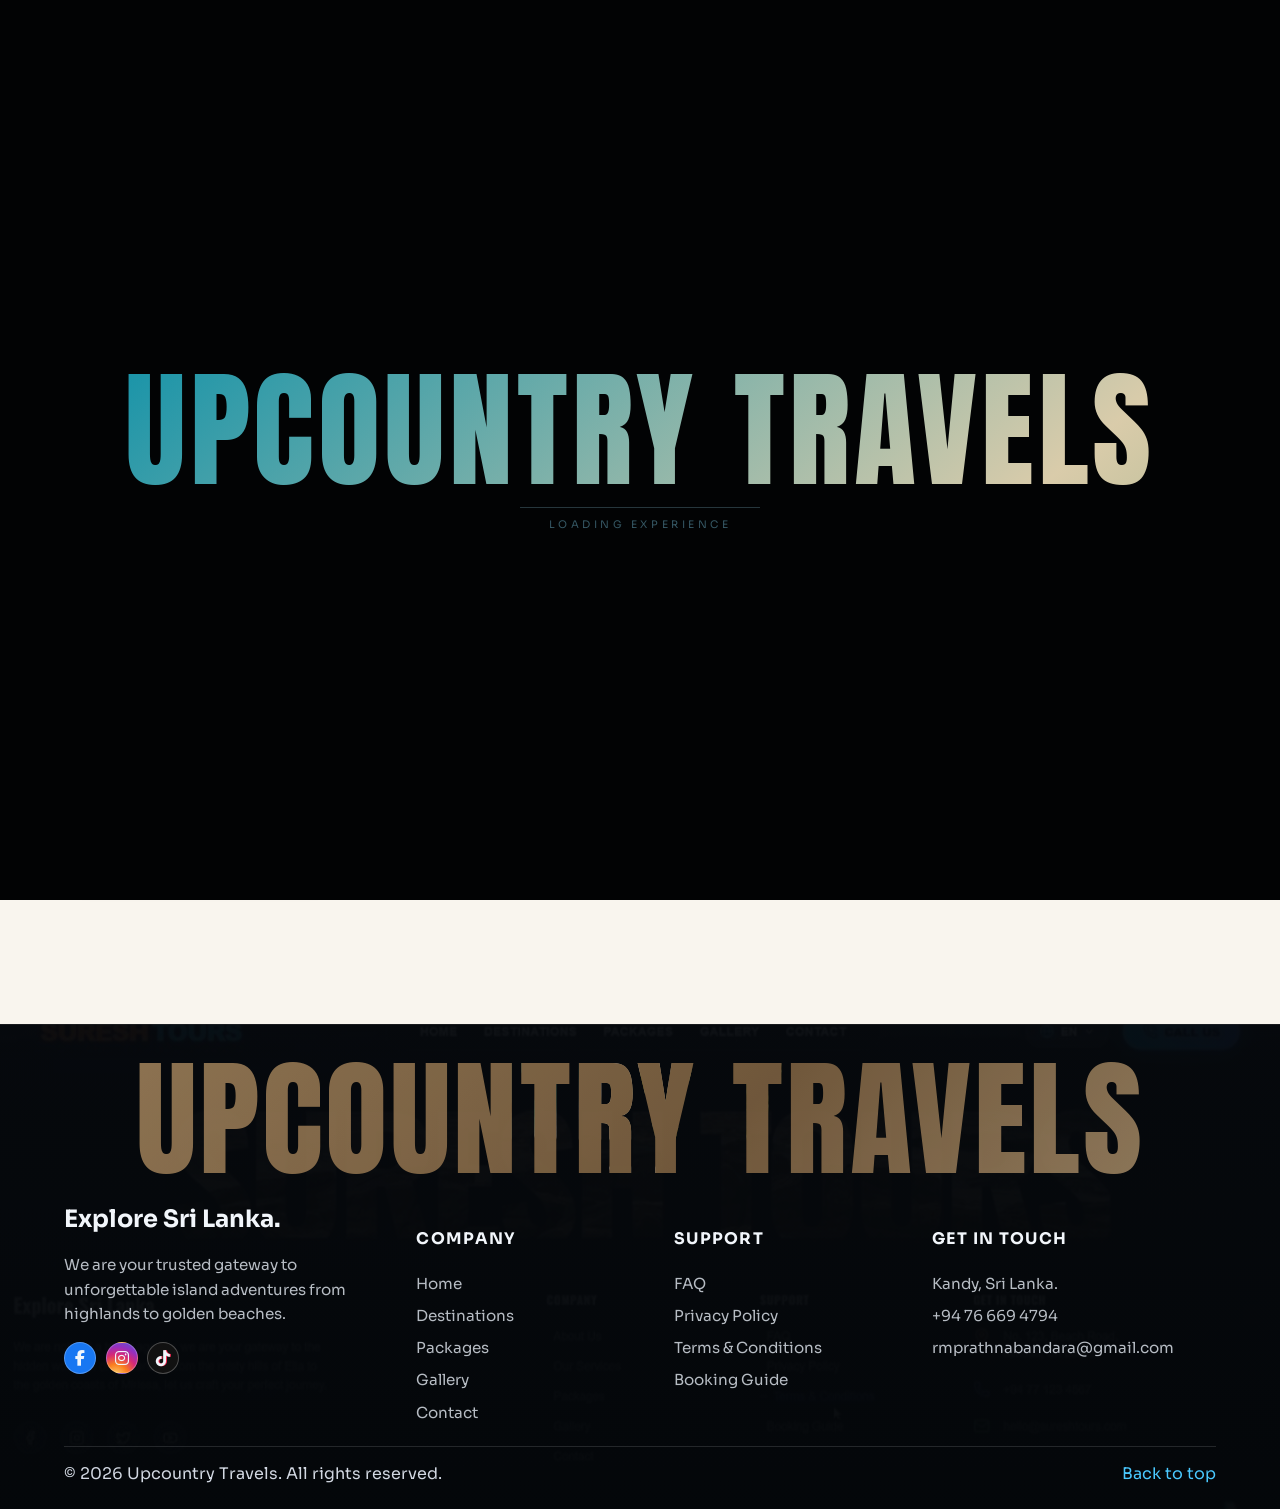
<file: packages.html>
<!DOCTYPE html>
<html lang="en">
<head>
  <meta charset="UTF-8" />
  <meta name="viewport" content="width=device-width, initial-scale=1.0" />
  <title>Tour Packages | Upcountry Travels</title>
  <meta name="description" content="Explore curated tour packages in Sri Lanka. From beach escapes to cultural tours, 5-15 day private guided experiences." />
  <link rel="preconnect" href="https://fonts.googleapis.com" />
  <link rel="preconnect" href="https://fonts.gstatic.com" crossorigin />
  <link href="https://fonts.googleapis.com/css2?family=Anton&family=Sora:wght@300;400;500;600;700&family=Prata&display=swap" rel="stylesheet" />
  <link rel="stylesheet" href="https://cdnjs.cloudflare.com/ajax/libs/font-awesome/6.5.2/css/all.min.css" crossorigin="anonymous" referrerpolicy="no-referrer" />
  <link rel="stylesheet" href="style.css" />
  <style>
    .packages-hero {
      padding: 7.2rem 5vw 1.1rem;
      text-align: center;
      color: var(--ink);
    }

    .packages-hero > div {
      max-width: 54rem;
      margin: 0 auto;
    }

    .packages-hero h1 {
      font-family: "Sora", sans-serif;
      font-size: clamp(2rem, 4.5vw, 3.15rem);
      font-weight: 700;
      line-height: 1.08;
      color: #1257a7;
      letter-spacing: -0.03em;
      margin-bottom: 0.7rem;
      animation: packageFadeUp 0.7s ease both;
    }

    .packages-hero p {
      max-width: 48rem;
      margin: 0 auto;
      color: #687782;
      font-size: 0.98rem;
      line-height: 1.7;
      animation: packageFadeUp 0.8s ease both;
    }

    .package-grid {
      padding: 1.6rem 5vw 3.4rem;
      display: grid;
      grid-template-columns: repeat(auto-fit, minmax(16.75rem, 1fr));
      gap: 2rem 1.35rem;
      align-items: start;
    }

    .package-card {
      border: 0;
      border-radius: 1.35rem;
      background: #fff;
      box-shadow: 0 16px 36px rgba(31, 44, 58, 0.1);
      overflow: hidden;
      display: flex;
      flex-direction: column;
      transition:
        transform 0.28s ease,
        box-shadow 0.28s ease,
        border-color 0.28s ease;
      position: relative;
      animation: packageRise 0.72s ease both;
    }

    .package-card:nth-child(1) { animation-delay: 0.05s; }
    .package-card:nth-child(2) { animation-delay: 0.12s; }
    .package-card:nth-child(3) { animation-delay: 0.19s; }
    .package-card:nth-child(4) { animation-delay: 0.26s; }

    .package-card::before {
      content: "";
      position: absolute;
      inset: 0 0 auto 0;
      height: 4px;
      background: linear-gradient(90deg, #0f57a6, #5eb2ff);
      opacity: 0;
      transition: opacity 0.25s ease;
    }

    .package-card:hover {
      transform: translateY(-10px) scale(1.01);
      box-shadow: 0 22px 48px rgba(31, 44, 58, 0.18);
    }

    .package-card:hover::before {
      opacity: 1;
    }

    .package-image-wrap {
      width: 100%;
      aspect-ratio: 1.12 / 0.82;
      overflow: hidden;
      background: #dce6ea;
      position: relative;
    }

    .package-image-wrap::after {
      content: "";
      position: absolute;
      inset: 0;
      background: linear-gradient(180deg, rgba(8, 14, 22, 0.02), rgba(8, 14, 22, 0.24));
      pointer-events: none;
      opacity: 0.4;
      transition: opacity 0.3s ease;
    }

    .package-card:hover .package-image-wrap::after {
      opacity: 0.18;
    }

    .package-image {
      width: 100%;
      height: 100%;
      object-fit: cover;
      object-position: center;
      display: block;
      transform: scale(1);
      transition: transform 0.45s ease;
    }

    .package-card:hover .package-image {
      transform: scale(1.08);
    }

    .itinerary-content {
      padding: 1rem 1rem 1.15rem;
      display: flex;
      flex-direction: column;
    }

    .package-days {
      display: flex;
      gap: 0.55rem;
      align-items: center;
      flex-wrap: wrap;
      margin-top: 0.05rem;
      color: #7a8690;
      font-size: 0.79rem;
      letter-spacing: 0.01em;
    }

    .package-days i {
      color: #6e7982;
      font-size: 0.72rem;
    }

    .package-days span {
      color: #8b97a1;
    }

    .package-title {
      font-family: "Sora", sans-serif;
      font-size: 1.28rem;
      line-height: 1.18;
      color: #1257a7;
      font-weight: 700;
      margin: 0.3rem 0 0.35rem;
    }

    .package-description {
      color: #6f7d87;
      font-size: 0.92rem;
      line-height: 1.62;
      margin: 0.9rem 0 1.05rem;
      max-width: 34ch;
      transition: color 0.2s ease, transform 0.2s ease;
    }

    .package-card:hover .package-description {
      color: #5f6c77;
    }

    .itinerary-cta {
      display: inline-flex;
      align-items: center;
      justify-content: center;
      gap: 0.45rem;
      padding: 0.68rem 1.32rem;
      border-radius: 999px;
      background: linear-gradient(135deg, #ffb300, #ff9a00);
      color: #fff;
      font-weight: 700;
      font-size: 0.78rem;
      text-transform: uppercase;
      letter-spacing: 0.05em;
      border: 0;
      cursor: pointer;
      transition:
        transform 0.22s ease,
        box-shadow 0.22s ease,
        background 0.22s ease,
        letter-spacing 0.22s ease;
      text-decoration: none;
      width: fit-content;
      text-align: center;
      box-shadow: 0 8px 16px rgba(255, 166, 0, 0.18);
    }

    .itinerary-cta span {
      font-size: 1rem;
      line-height: 1;
      transform: translateX(0);
      transition: transform 0.22s ease;
    }

    .itinerary-cta:hover {
      transform: translateY(-3px);
      box-shadow: 0 14px 24px rgba(255, 166, 0, 0.28);
      background: linear-gradient(135deg, #ffbf26, #ff9900);
      letter-spacing: 0.08em;
    }

    .itinerary-cta:hover span {
      transform: translateX(3px);
    }

    @keyframes packageRise {
      from {
        opacity: 0;
        transform: translateY(18px);
      }

      to {
        opacity: 1;
        transform: translateY(0);
      }
    }

    @keyframes packageFadeUp {
      from {
        opacity: 0;
        transform: translateY(12px);
      }

      to {
        opacity: 1;
        transform: translateY(0);
      }
    }

    @media (max-width: 760px) {
      .packages-hero {
        padding-top: 6.7rem;
      }

      .package-grid {
        grid-template-columns: 1fr;
        gap: 1.55rem;
        padding-top: 1.2rem;
      }

      .itinerary-content {
        padding: 0.95rem 0.95rem 1.05rem;
      }
    }

    .itinerary-modal {
      position: fixed;
      inset: 0;
      z-index: 112;
      display: grid;
      place-items: center;
      background: rgba(6, 10, 16, 0.62);
      backdrop-filter: blur(9px);
      opacity: 0;
      visibility: hidden;
      pointer-events: none;
      transition: opacity 0.35s ease, visibility 0.35s ease;
    }

    .itinerary-modal.is-open {
      opacity: 1;
      visibility: visible;
      pointer-events: auto;
    }

    .itinerary-modal-panel {
      width: min(94vw, 56rem);
      max-height: min(88vh, 58rem);
      border-radius: 1.2rem;
      border: 1px solid rgba(255, 255, 255, 0.14);
      background: #131a22;
      box-shadow: 0 28px 60px rgba(4, 8, 14, 0.52);
      color: #edf3f8;
      overflow: hidden;
      transform: translateY(20px) scale(0.96);
      opacity: 0;
      transition: transform 0.38s cubic-bezier(0.2, 0.8, 0.2, 1), opacity 0.3s ease;
      display: flex;
      flex-direction: column;
      position: relative;
    }

    .itinerary-modal.is-open .itinerary-modal-panel {
      transform: translateY(0) scale(1);
      opacity: 1;
    }

    .itinerary-modal-close {
      position: absolute;
      top: 0.65rem;
      right: 0.65rem;
      width: 1.95rem;
      height: 1.95rem;
      border-radius: 50%;
      border: 1px solid rgba(255, 255, 255, 0.2);
      background: rgba(11, 16, 23, 0.68);
      color: rgba(236, 243, 249, 0.95);
      font: inherit;
      font-size: 1.15rem;
      line-height: 1;
      cursor: pointer;
      z-index: 2;
    }

    .itinerary-modal-content {
      padding: 1.8rem;
      overflow-y: auto;
      flex: 1;
    }

    .itinerary-modal-layout {
      display: grid;
      grid-template-columns: minmax(16rem, 0.95fr) minmax(0, 1.25fr);
      gap: 1.25rem;
      align-items: start;
    }

    .itinerary-modal-left,
    .itinerary-modal-right {
      display: grid;
      gap: 0.95rem;
      align-content: start;
    }

    .itinerary-modal-header {
      margin: 0;
      display: grid;
      gap: 0.6rem;
    }

    .itinerary-modal-days {
      font-family: "Anton", sans-serif;
      text-transform: uppercase;
      letter-spacing: 0.04em;
      font-size: 0.85rem;
      color: #ff8a1f;
      font-weight: 700;
    }

    .itinerary-modal-title {
      margin: 0;
      font-family: "Anton", sans-serif;
      text-transform: uppercase;
      letter-spacing: 0.02em;
      line-height: 0.98;
      font-size: clamp(1.8rem, 4.8vw, 2.8rem);
      color: #fff;
    }

    .itinerary-modal-tags {
      display: flex;
      gap: 0.6rem;
      flex-wrap: wrap;
    }

    .itinerary-modal-tag {
      background: linear-gradient(140deg, rgba(47, 206, 255, 0.2), rgba(19, 119, 255, 0.2));
      border: 1px solid rgba(47, 206, 255, 0.4);
      color: #5ed3ff;
      padding: 0.35rem 0.8rem;
      border-radius: 999px;
      font-size: 0.73rem;
      font-weight: 600;
      text-transform: uppercase;
      letter-spacing: 0.06em;
    }

    .itinerary-modal-description {
      margin: 0;
      color: rgba(221, 231, 240, 0.9);
      font-size: 0.96rem;
      line-height: 1.6;
    }

    .itinerary-modal-map-wrap {
      margin: 0;
      border-radius: 0.8rem;
      overflow: hidden;
      border: 1px solid rgba(255, 255, 255, 0.12);
      background: rgba(12, 20, 28, 0.7);
      width: 100%;
    }

    .itinerary-modal-map {
      width: 100%;
      display: block;
      object-fit: contain;
      object-position: center;
      aspect-ratio: 1 / 1;
    }

    .itinerary-modal-section-title {
      margin: 0;
      font-size: 0.82rem;
      text-transform: uppercase;
      letter-spacing: 0.1em;
      color: #ff8f23;
      font-weight: 600;
      margin-top: 0.4rem;
    }

    .itinerary-modal-route {
      margin: 0;
      padding: 0.9rem;
      background: rgba(15, 118, 110, 0.12);
      border-left: 3px solid #0f766e;
      border-radius: 0.6rem;
      font-size: 0.89rem;
      color: rgba(195, 220, 215, 0.95);
      line-height: 1.7;
    }

    .itinerary-modal-highlights {
      margin: 0;
      padding-left: 1rem;
      display: grid;
      gap: 0.5rem;
      color: rgba(223, 232, 240, 0.9);
      font-size: 0.88rem;
      line-height: 1.6;
    }

    .itinerary-modal-highlights li::before {
      content: "→ ";
      color: #2bc9ff;
      font-weight: 700;
      margin-right: 0.35rem;
    }

    .itinerary-modal-cta {
      margin-top: 0.8rem;
      display: inline-flex;
      align-items: center;
      justify-content: center;
      padding: 0.7rem 1.6rem;
      border-radius: 999px;
      background: linear-gradient(140deg, #2fceff, #1377ff);
      color: #fff;
      font-weight: 600;
      font-size: 0.85rem;
      text-transform: uppercase;
      letter-spacing: 0.07em;
      border: 0;
      text-decoration: none;
      cursor: pointer;
      transition: transform 0.2s ease, box-shadow 0.2s ease;
      width: fit-content;
    }

    .itinerary-modal-cta:hover {
      transform: translateY(-2px);
      box-shadow: 0 10px 25px rgba(19, 119, 255, 0.35);
    }

    .itinerary-modal-map-link {
      background: linear-gradient(140deg, #16b56d, #0d8f55);
    }

    .itinerary-modal-map-link:hover {
      box-shadow: 0 10px 25px rgba(13, 143, 85, 0.35);
    }

    @media (max-width: 860px) {
      .itinerary-modal-panel {
        width: min(94vw, 28rem);
        max-height: min(85vh, 35rem);
      }

      .itinerary-modal-content {
        padding: 1.4rem;
      }

      .itinerary-modal-layout {
        grid-template-columns: 1fr;
      }

      .itinerary-modal-map-wrap {
        max-width: 100%;
      }
    }
  </style>
</head>
<body class="is-loading">
  <div class="loading-screen" id="loading-screen" role="status" aria-live="polite" aria-label="Loading Upcountry Travels">
    <div class="loader-brand" aria-hidden="true">
      <p class="loader-main"><span class="brand-hot">Upcountry</span> <span class="brand-cool">Travels</span></p>
      <span class="loader-line"></span>
      <p class="loader-meta">LOADING EXPERIENCE</p>
    </div>
  </div>

  <div class="page-bg" aria-hidden="true"></div>

  <header class="site-header" id="top">
    <a class="brand" href="index.html">
      <span class="brand-text">
        <span class="brand-hot">Upcountry</span>
        <span class="brand-cool">Travels</span>
      </span>
    </a>

    <button class="menu-toggle" aria-label="Open navigation" aria-expanded="false" aria-controls="main-nav">
      <span></span>
      <span></span>
      <span></span>
    </button>

    <nav class="main-nav" id="main-nav" aria-label="Main navigation">
      <a href="index.html#home">Home</a>
      <a href="destinations.html">Destinations</a>
      <a href="packages.html">Packages</a>
      <a href="enquiry-now.html">Enquiry Now</a>
      <a href="contact.html">Contact</a>
    </nav>

    <div class="header-tools">
      <button class="lang-pill" type="button">EN</button>
      <a href="https://wa.me/94777807055" target="_blank" rel="noopener" class="call-pill">CALL US</a>
    </div>
  </header>

  <main>
    <section class="packages-hero section-reveal" aria-label="Packages hero">
      <div>
        <h1>Our Sri Lankan Tour Packages</h1>
        <p>Explore the wonders of Sri Lanka with Upcountry Travels, where every package is designed to help you experience the island's beauty, culture, and charm in the most memorable way possible.</p>
      </div>
    </section>
    <section class="package-grid section-reveal" aria-label="Tour packages">
      <article class="itinerary-card package-card">
        <div class="package-image-wrap">
          <img class="package-image" src="assets/sigiriya.jpg" alt="Culture and Heritage" loading="lazy" />
        </div>
        <div class="itinerary-content">
          <h3 class="itinerary-title package-title">Culture and Heritage</h3>
          <div class="package-days"><i class="fa-solid fa-moon" aria-hidden="true"></i> 13 Nights <span>•</span> <i class="fa-solid fa-sun" aria-hidden="true"></i> 14 Days</div>
          <p class="itinerary-description package-description">Explore Sri Lanka's rich culture, wildlife, and scenic beauty on this 14-day journey, blending adventure, relaxation, and unforgettable experiences.</p>
          <button class="itinerary-cta" type="button">BOOK NOW <span aria-hidden="true">→</span></button>
        </div>
      </article>

      <article class="itinerary-card package-card">
        <div class="package-image-wrap">
          <img class="package-image" src="assets/nuwarae.jpg" alt="Sri Lanka Discovery" loading="lazy" />
        </div>
        <div class="itinerary-content">
          <h3 class="itinerary-title package-title">Sri Lanka Discovery</h3>
          <div class="package-days"><i class="fa-solid fa-moon" aria-hidden="true"></i> 8 Nights <span>•</span> <i class="fa-solid fa-sun" aria-hidden="true"></i> 9 Days</div>
          <p class="itinerary-description package-description">A perfect mix of culture, nature, and adventure, this 9-day Sri Lankan tour promises unforgettable moments and unique experiences.</p>
          <button class="itinerary-cta" type="button">BOOK NOW <span aria-hidden="true">→</span></button>
        </div>
      </article>

      <article class="itinerary-card package-card">
        <div class="package-image-wrap">
          <img class="package-image" src="assets/Mirissa-Beach.jpeg" alt="Sri Lanka Grand Experience" loading="lazy" />
        </div>
        <div class="itinerary-content">
          <h3 class="itinerary-title package-title">Sri Lanka Grand Experience</h3>
          <div class="package-days"><i class="fa-solid fa-moon" aria-hidden="true"></i> 9 Nights <span>•</span> <i class="fa-solid fa-sun" aria-hidden="true"></i> 10 Days</div>
          <p class="itinerary-description package-description">Experience the best of Sri Lanka on this 10-day tour, blending culture, adventure, wildlife, and scenic beauty effortlessly.</p>
          <button class="itinerary-cta" type="button">BOOK NOW <span aria-hidden="true">→</span></button>
        </div>
      </article>

      <article class="itinerary-card package-card">
        <div class="package-image-wrap">
          <img class="package-image" src="assets/yala.jpg" alt="Wild Life Tour" loading="lazy" />
        </div>
        <div class="itinerary-content">
          <h3 class="itinerary-title package-title">Wild Life Tour</h3>
          <div class="package-days"><i class="fa-solid fa-moon" aria-hidden="true"></i> 13 Nights <span>•</span> <i class="fa-solid fa-sun" aria-hidden="true"></i> 14 Days</div>
          <p class="itinerary-description package-description">Experience Sri Lanka's diverse wildlife and nature with thrilling safaris, national parks, and unforgettable encounters on this 14-day tour.</p>
          <button class="itinerary-cta" type="button">BOOK NOW <span aria-hidden="true">→</span></button>
        </div>
      </article>
    </section>

    <div class="itinerary-modal" id="itinerary-modal" aria-hidden="true">
      <div class="itinerary-modal-panel" role="dialog" aria-modal="true" aria-labelledby="itinerary-modal-title">
        <button class="itinerary-modal-close" type="button" aria-label="Close itinerary details">×</button>
        <div class="itinerary-modal-content">
          <div class="itinerary-modal-layout">
            <div class="itinerary-modal-left">
              <h4 class="itinerary-modal-section-title">Sri Lanka Route Map</h4>
              <figure class="itinerary-modal-map-wrap">
                <img class="itinerary-modal-map" id="itinerary-modal-map-image" src="assets/sl-map-route1.png" alt="Sri Lanka route map" loading="lazy" />
              </figure>
              <a class="itinerary-modal-cta itinerary-modal-map-link" id="itinerary-modal-map-link" href="https://www.google.com/maps" target="_blank" rel="noopener">Open Route In Google Maps</a>
            </div>

            <div class="itinerary-modal-right">
              <div class="itinerary-modal-header">
                <p class="itinerary-modal-days" id="itinerary-modal-days">TOUR</p>
                <h3 id="itinerary-modal-title">Itinerary Title</h3>
                <div class="itinerary-modal-tags" id="itinerary-modal-tags"></div>
              </div>
              <p class="itinerary-modal-description" id="itinerary-modal-description">Description here</p>
              <div>
                <h4 class="itinerary-modal-section-title">Route Highlights</h4>
                <p class="itinerary-modal-route" id="itinerary-modal-route">Route here</p>
              </div>
              <div>
                <h4 class="itinerary-modal-section-title">What's Included</h4>
                <ul class="itinerary-modal-highlights" id="itinerary-modal-included"></ul>
              </div>
              <a class="itinerary-modal-cta" href="https://wa.me/94777807055" target="_blank" rel="noopener">Book Now On WhatsApp</a>
            </div>
          </div>
        </div>
      </div>
    </div>
  </main>

  <footer class="site-footer" id="contact">
    <p class="footer-wordmark"><span class="brand-hot">Upcountry</span> <span class="brand-cool">Travels</span></p>

    <div class="footer-grid">
      <section>
        <h3>Explore Sri Lanka.</h3>
        <p>We are your trusted gateway to unforgettable island adventures from highlands to golden beaches.</p>
        <div class="footer-socials" aria-label="Social links">
          <a href="#" class="social-link social-facebook" aria-label="Facebook"><i class="fa-brands fa-facebook-f" aria-hidden="true"></i></a>
          <a href="#" class="social-link social-instagram" aria-label="Instagram"><i class="fa-brands fa-instagram" aria-hidden="true"></i></a>
          <a href="#" class="social-link social-tiktok" aria-label="TikTok"><i class="fa-brands fa-tiktok" aria-hidden="true"></i></a>
        </div>
      </section>

      <section>
        <h4>Company</h4>
        <a href="#home">Home</a>
        <a href="#destinations">Destinations</a>
        <a href="packages.html">Packages</a>
        <a href="#gallery">Gallery</a>
        <a href="contact.html">Contact</a>
      </section>

      <section>
        <h4>Support</h4>
        <a href="#">FAQ</a>
        <a href="#">Privacy Policy</a>
        <a href="#">Terms & Conditions</a>
        <a href="#">Booking Guide</a>
      </section>

      <section>
        <h4>Get In Touch</h4>
        <p>Kandy, Sri Lanka.</p>
        <p>+94 76 669 4794</p>
        <p>rmprathnabandara@gmail.com</p>
      </section>
    </div>

    <div class="footer-bottom">
      <p>© <span id="year"></span> Upcountry Travels. All rights reserved.</p>
      <a href="#top">Back to top</a>
    </div>
  </footer>

  <script src="script.js"></script>
</body>
</html>
</file>
<file: style.css>
:root {
  --bg: #f9f5ee;
  --ink: #1f2f2a;
  --muted: #51635e;
  --primary: #0f766e;
  --accent: #e27d4a;
  --card: #ffffff;
  --line: #d8cdc0;
  --shadow: 0 14px 30px rgba(23, 35, 31, 0.1);
}

* {
  box-sizing: border-box;
}

html {
  scroll-behavior: smooth;
}

body {
  margin: 0;
  font-family: "Sora", sans-serif;
  color: var(--ink);
  background: var(--bg);
  line-height: 1.6;
  overflow-x: hidden;
}

img,
video {
  max-width: 100%;
  height: auto;
}

body.is-loading {
  overflow: hidden;
}

.loading-screen {
  position: fixed;
  inset: 0;
  z-index: 9999;
  display: grid;
  place-items: center;
  background: #020304;
  transition: opacity 0.5s ease, visibility 0.5s ease;
}

.loader-brand {
  display: grid;
  justify-items: center;
  gap: 0.5rem;
  text-align: center;
}

.loader-main {
  margin: 0;
  font-family: "Anton", sans-serif;
  text-transform: uppercase;
  line-height: 1;
  font-size: clamp(2.5rem, 10vw, 8rem);
  letter-spacing: 0.03em;
  background-image:
    linear-gradient(140deg, rgba(13, 164, 192, 0.88), rgba(253, 237, 198, 0.86) 48%, rgba(56, 140, 74, 0.9));
  background-size: 200% 200%;
  background-position: 0% 50%;
  background-repeat: no-repeat;
  -webkit-background-clip: text;
  background-clip: text;
  -webkit-text-fill-color: transparent;
  animation: loaderRise 0.9s ease-out both, loaderTextureShift 4s linear infinite;
}

.loader-sub {
  margin: 0;
  margin-top: 0.15rem;
  font-family: "Sora", sans-serif;
  font-size: clamp(0.85rem, 2.1vw, 2rem);
  font-weight: 600;
  letter-spacing: 0.78em;
  margin-right: -0.78em;
  color: #f2f4f6;
  opacity: 0.94;
  animation: loaderRise 1.1s ease-out both;
}

.loader-line {
  width: min(15rem, 56vw);
  height: 1px;
  margin-top: 0.3rem;
  background: rgba(108, 153, 165, 0.35);
  position: relative;
  overflow: hidden;
}

.loader-line::after {
  content: "";
  position: absolute;
  inset: 0;
  transform: translateX(-100%);
  background: linear-gradient(90deg, transparent, #8cc8d8, transparent);
  animation: loaderSweep 1.4s ease-in-out infinite;
}

.loader-meta {
  margin: 0;
  margin-top: 0.05rem;
  font-size: clamp(0.48rem, 0.9vw, 0.65rem);
  letter-spacing: 0.34em;
  color: #477484;
  opacity: 0.75;
}

.loading-screen.is-hidden {
  opacity: 0;
  visibility: hidden;
  pointer-events: none;
}

@keyframes loaderRise {
  from {
    transform: translateY(10px);
    opacity: 0;
  }

  to {
    transform: translateY(0);
    opacity: 1;
  }
}

@keyframes loaderSweep {
  0% {
    transform: translateX(-100%);
  }

  100% {
    transform: translateX(100%);
  }
}

@keyframes loaderTextureShift {
  0% {
    background-position: 0% 50%, center;
  }

  100% {
    background-position: 100% 50%, center;
  }
}

.page-bg {
  position: fixed;
  inset: 0;
  z-index: -2;
  background:
    radial-gradient(circle at 15% 10%, rgba(226, 125, 74, 0.14), transparent 40%),
    radial-gradient(circle at 85% 20%, rgba(15, 118, 110, 0.15), transparent 42%),
    linear-gradient(160deg, #f7f0e5 0%, #f2f8f5 45%, #f7f2eb 100%);
}

h1,
h2,
h3 {
  margin: 0;
  font-family: "Prata", serif;
  line-height: 1.2;
}

p {
  margin: 0;
}

a {
  color: inherit;
  text-decoration: none;
}

.site-header {
  position: absolute;
  top: 0.9rem;
  left: 0;
  right: 0;
  z-index: 20;
  display: flex;
  align-items: center;
  justify-content: space-between;
  gap: 1rem;
  padding: 0 3vw;
  animation: navLiftIn 0.8s cubic-bezier(0.2, 0.8, 0.2, 1) both;
}

.brand {
  display: inline-flex;
  align-items: center;
  gap: 0.55rem;
}

.brand-text {
  font-family: "Anton", sans-serif;
  font-size: clamp(1.2rem, 2.1vw, 2rem);
  letter-spacing: 0.02em;
  line-height: 1;
}

.brand-hot {
  color: #ff8a1f;
}

.brand-cool {
  color: #27b4ff;
  margin-left: 0.2rem;
}

.main-nav {
  position: relative;
  display: flex;
  align-items: center;
  gap: 2rem;
  font-size: 0.9rem;
  background: rgba(14, 19, 24, 0.82);
  border: 1px solid rgba(255, 255, 255, 0.1);
  border-radius: 999px;
  padding: 0.68rem 1.8rem;
  backdrop-filter: blur(8px);
  box-shadow: 0 14px 34px rgba(0, 0, 0, 0.3);
  transform: translateY(0);
  transition: transform 0.35s ease, box-shadow 0.35s ease, border-color 0.35s ease;
  overflow: hidden;
  transform-origin: top center;
  animation: navDropIn 0.85s cubic-bezier(0.2, 0.8, 0.2, 1) both;
}

.main-nav::before {
  content: "";
  position: absolute;
  inset: -45% auto auto -20%;
  width: 42%;
  height: 180%;
  background: linear-gradient(130deg, rgba(47, 206, 255, 0.3), rgba(47, 206, 255, 0));
  transform: rotate(8deg);
  pointer-events: none;
  opacity: 0.7;
}

.main-nav:hover {
  transform: translateY(-5px);
  box-shadow: 0 20px 44px rgba(0, 0, 0, 0.42);
  border-color: rgba(78, 198, 255, 0.34);
}

.main-nav a {
  position: relative;
  color: rgba(255, 255, 255, 0.9);
  font-weight: 600;
  text-transform: uppercase;
  font-size: 0.78rem;
  letter-spacing: 0.06em;
  transition: transform 0.25s ease, color 0.25s ease, text-shadow 0.25s ease;
}

.main-nav a::after {
  content: "";
  position: absolute;
  left: 0;
  right: 0;
  bottom: -0.42rem;
  height: 2px;
  border-radius: 999px;
  background: linear-gradient(90deg, #2fceff, #ffc36b);
  transform: scaleX(0);
  transform-origin: center;
  opacity: 0;
  transition: transform 0.25s ease, opacity 0.25s ease;
}

.main-nav a:hover {
  color: #4ec6ff;
  transform: translateY(-3px);
  text-shadow: 0 0 14px rgba(78, 198, 255, 0.55);
}

.main-nav a:hover::after {
  transform: scaleX(1);
  opacity: 1;
}

.main-nav a.is-active {
  color: #2fceff;
  transform: translateY(-2px);
  text-shadow: 0 0 12px rgba(47, 206, 255, 0.6);
}

.main-nav a.is-active::after {
  transform: scaleX(1);
  opacity: 1;
}

@keyframes navLiftIn {
  from {
    opacity: 0;
    transform: translateY(26px);
  }

  to {
    opacity: 1;
    transform: translateY(0);
  }
}

@keyframes navDropIn {
  from {
    opacity: 0;
    transform: translateY(-20px) scale(0.98);
  }

  to {
    opacity: 1;
    transform: translateY(0) scale(1);
  }
}

@keyframes navMenuLift {
  from {
    opacity: 0;
    transform: translateY(14px) scale(0.98);
  }

  to {
    opacity: 1;
    transform: translateY(0) scale(1);
  }
}

@keyframes navLinkRise {
  from {
    opacity: 0;
    transform: translateY(-8px);
  }

  to {
    opacity: 1;
    transform: translateY(0);
  }
}

@media (min-width: 761px) {
  body.nav-load-ready .main-nav {
    animation: navDropIn 0.55s cubic-bezier(0.2, 0.8, 0.2, 1) both;
  }

  body.nav-load-ready .main-nav a {
    animation: navLinkRise 0.38s cubic-bezier(0.2, 0.8, 0.2, 1) both;
  }

  body.nav-load-ready .main-nav a:nth-child(1) {
    animation-delay: 0.08s;
  }

  body.nav-load-ready .main-nav a:nth-child(2) {
    animation-delay: 0.14s;
  }

  body.nav-load-ready .main-nav a:nth-child(3) {
    animation-delay: 0.2s;
  }

  body.nav-load-ready .main-nav a:nth-child(4) {
    animation-delay: 0.26s;
  }

  body.nav-load-ready .main-nav a:nth-child(5) {
    animation-delay: 0.32s;
  }
}

.header-tools {
  display: inline-flex;
  align-items: center;
  gap: 0.65rem;
}

.lang-pill,
.call-pill {
  border: 0;
  border-radius: 999px;
  padding: 0.68rem 1rem;
  font: inherit;
  font-size: 0.84rem;
  font-weight: 700;
  letter-spacing: 0.03em;
}

.lang-pill {
  background: rgba(35, 42, 50, 0.82);
  color: #d6e5ef;
}

.call-pill {
  background: linear-gradient(140deg, #2fceff, #1377ff);
  color: #fff;
}

.menu-toggle {
  display: none;
  border: 0;
  background: transparent;
  padding: 0;
  cursor: pointer;
}

.menu-toggle span {
  display: block;
  width: 1.45rem;
  height: 2px;
  background: #f2f7fb;
  margin: 4px 0;
}

main {
  padding: 0 0 4rem;
}

.hero-showcase {
  min-height: 100vh;
  position: relative;
  isolation: isolate;
  display: grid;
  grid-template-columns: 1.15fr 1fr;
  align-items: end;
  gap: 1.5rem;
  padding: 7.5rem 5vw 3.2rem;
  color: #fff;
  background: linear-gradient(180deg, rgba(3, 8, 14, 0.08) 0%, rgba(3, 8, 14, 0.76) 100%);
  background-size: cover;
  background-position: center;
  overflow: hidden;
  --hero-image: url("assets/MH4.jpg");
}

.hero-showcase::before {
  content: "";
  position: absolute;
  inset: 0;
  animation: heroRise 0.85s cubic-bezier(0.2, 0.8, 0.2, 1) forwards;
  background-image: var(--hero-image);
  background-size: cover;
  background-position: center;
  background-repeat: no-repeat;
  z-index: -1;
}

.hero-content .hero-kicker {
  animation-delay: 0.05s;
}

.hero-content h1 {
  animation-delay: 0.16s;
}

.hero-content .lead {
  animation-delay: 0.28s;
}

.hero-content .hero-actions-showcase {
  animation-delay: 0.4s;
}

.hero-gallery-wrap {
  position: relative;
  z-index: 2;
  display: flex;
  align-items: end;
  justify-content: end;
  gap: 0.55rem;
  opacity: 0;
  transform: translateY(18px);
  animation: heroRise 0.85s cubic-bezier(0.2, 0.8, 0.2, 1) forwards;
  animation-delay: 0.34s;
}

.hero-gallery-arrow {
  width: 2.2rem;
  height: 2.2rem;
  border-radius: 999px;
  border: 1px solid rgba(255, 255, 255, 0.45);
  background: rgba(7, 18, 30, 0.55);
  color: #f4f8fc;
  font: inherit;
  font-size: 1rem;
  font-weight: 700;
  line-height: 1;
  cursor: pointer;
  z-index: 2;
  place-items: center;
  transition: transform 0.2s ease, background 0.2s ease;
}

.hero-gallery-arrow:hover {
  transform: translateY(-1px);
  background: rgba(35, 157, 231, 0.7);
}

.hero-kicker {
  color: #44c8ff;
  display: inline-flex;
  align-items: center;
  gap: 0.85rem;
  text-transform: uppercase;
  letter-spacing: 0.22em;
  font-size: 0.74rem;
}

.hero-kicker::before {
  content: "";
  width: 2.9rem;
  height: 2px;
  background: #ff8b22;
}

.eyebrow {
  letter-spacing: 0.16em;
  text-transform: uppercase;
  font-size: 0.75rem;
  color: var(--primary);
  font-weight: 600;
}

.hero-showcase h1 {
  margin-top: 0.75rem;
  font-family: "Anton", sans-serif;
  font-size: clamp(3rem, 8.2vw, 7.2rem);
  letter-spacing: 0.01em;
  line-height: 0.95;
  max-width: 7.2ch;
  text-transform: capitalize;
  text-shadow: 0 10px 30px rgba(0, 0, 0, 0.45);
}

.lead {
  margin-top: 1rem;
  max-width: 38ch;
  color: rgba(243, 246, 250, 0.9);
  font-size: 1.07rem;
}

.hero-actions {
  display: flex;
  gap: 0.8rem;
  flex-wrap: wrap;
  margin-top: 1.7rem;
}

.hero-actions-showcase {
  margin-top: 1.5rem;
}

.btn-hero {
  background: linear-gradient(140deg, #ff9a1f, #ff6e00);
  padding: 0.9rem 1.9rem;
}

.watch-pill {
  display: inline-flex;
  align-items: center;
  gap: 0.65rem;
  background: transparent;
  border: 0;
  color: #f4f8fb;
  font: inherit;
  font-weight: 600;
  cursor: pointer;
}

.watch-icon {
  width: 2.5rem;
  height: 2.5rem;
  border-radius: 50%;
  border: 2px solid rgba(255, 255, 255, 0.7);
  display: inline-grid;
  place-items: center;
  font-size: 0.8rem;
  padding-left: 2px;
}

.hero-gallery {
  display: flex;
  gap: 0.7rem;
  align-items: end;
  justify-content: end;
  padding-bottom: 0.25rem;
}

.hero-tile {
  width: min(10.8vw, 10rem);
  min-width: 4.8rem;
  height: min(27vh, 13rem);
  border-radius: 1rem;
  background-size: cover;
  background-position: center;
  border: 1px solid rgba(255, 255, 255, 0.35);
  box-shadow: 0 10px 25px rgba(0, 0, 0, 0.33);
}

.hero-tile-active {
  border: 2px solid #25c8ff;
  box-shadow: 0 0 0 2px rgba(37, 200, 255, 0.3), 0 14px 30px rgba(0, 0, 0, 0.38);
}

@keyframes heroZoom {
  from {
    transform: scale(1);
  }

  to {
    transform: scale(1.08);
  }
}

@keyframes heroRise {
  from {
    opacity: 0;
    transform: translateY(18px);
  }

  to {
    opacity: 1;
    transform: translateY(0);
  }
}

.social-rail {
  position: absolute;
  right: 1.1rem;
  top: 45%;
  transform: translateY(-50%);
  display: grid;
  gap: 0.55rem;
}

.social-rail a {
  width: 2rem;
  height: 2rem;
  border-radius: 999px;
  border: 1px solid rgba(255, 255, 255, 0.4);
  color: #f3f7fa;
  display: grid;
  place-items: center;
  font-size: 0.62rem;
  background: rgba(8, 18, 29, 0.35);
}

.social-link {
  transition: transform 0.2s ease, box-shadow 0.2s ease;
}

.social-link i {
  font-size: 1rem;
}

.social-facebook {
  background: #1877f2;
  border-color: rgba(255, 255, 255, 0.55);
  color: #ffffff;
}

.social-instagram {
  background: radial-gradient(circle at 30% 110%, #feda75 0%, #fa7e1e 30%, #d62976 55%, #962fbf 75%, #4f5bd5 100%);
  border-color: rgba(255, 255, 255, 0.55);
  color: #ffffff;
}

.social-tiktok {
  background: #111111;
  border-color: rgba(255, 255, 255, 0.55);
  color: #25f4ee;
  text-shadow: 1px 0 #fe2c55;
}

.social-link:hover {
  transform: translateY(-2px);
  box-shadow: 0 10px 18px rgba(0, 0, 0, 0.32);
}

.btn {
  display: inline-flex;
  align-items: center;
  justify-content: center;
  border: 1px solid transparent;
  background: var(--primary);
  color: #fff;
  font-weight: 600;
  padding: 0.8rem 1.15rem;
  border-radius: 999px;
  cursor: pointer;
  transition: transform 0.2s ease, box-shadow 0.2s ease;
}

.btn:hover {
  transform: translateY(-1px);
  box-shadow: var(--shadow);
}

.btn-ghost {
  background: transparent;
  color: var(--ink);
  border-color: var(--line);
}

.btn-small {
  padding: 0.5rem 0.9rem;
  font-size: 0.9rem;
}

.hero-card {
  background: var(--card);
  border: 1px solid var(--line);
  border-radius: 1.1rem;
  padding: 1.3rem;
  box-shadow: var(--shadow);
  transform: rotate(-1.5deg);
}

.hero-card h2 {
  font-size: 1.4rem;
}

.hero-card ul {
  margin: 1rem 0;
  padding: 0;
  list-style: none;
}

.hero-card li {
  margin: 0.55rem 0;
  color: var(--muted);
}

.price {
  font-weight: 700;
  color: var(--primary);
}

.services-showcase,
.tours-section,
.activities-section {
  margin-top: 0;
  position: relative;
  color: #f3f7fb;
}

.services-showcase {
  padding-top: 4.5rem;
  padding-bottom: 3.2rem;
  text-align: center;
  background:
    linear-gradient(180deg, rgba(3, 8, 12, 0.2) 0%, rgba(3, 8, 12, 0.86) 60%),
    url("assets/BG2.jpg");
  background-size: cover;
  background-position: center;
  overflow: hidden;
}

.section-kicker {
  margin: 0;
  color: #ff8a22;
  text-transform: uppercase;
  letter-spacing: 0.28em;
  font-size: 0.73rem;
  font-weight: 700;
}

.services-showcase h2,
.tours-section h2,
.activities-section h2 {
  margin-top: 0.55rem;
  font-family: "Anton", sans-serif;
  text-transform: uppercase;
  line-height: 0.95;
  letter-spacing: 0.03em;
  font-size: clamp(2.6rem, 7vw, 5.4rem);
}

.section-copy {
  margin: 1.05rem auto 0;
  max-width: 52rem;
  color: rgba(230, 238, 246, 0.86);
  font-size: 1.05rem;
  line-height: 1.6;
}

.service-strip {
  margin-top: 2rem;
  display: flex;
  gap: 1rem;
  overflow-x: auto;
  padding-bottom: 0.7rem;
  scroll-snap-type: x mandatory;
}

@keyframes svcFloat {
  from { transform: translateX(-6px); }
  to   { transform: translateX(6px); }
}

@media (min-width: 761px) {
  .svc-card {
    will-change: transform;
    animation: svcFloat 4s ease-in-out infinite alternate;
  }

  .service-strip:hover .svc-card {
    animation-play-state: paused;
  }
}

/* Continuous marquee for service strip (desktop only) */
@keyframes marquee {
  from { transform: translateX(0); }
  to   { transform: translateX(-50%); }
}

.service-strip {
  position: relative;
  overflow: hidden;
}

.service-track {
  display: flex;
  gap: 1rem;
  align-items: stretch;
  white-space: nowrap;
}

@media (min-width: 761px) {
  .service-track.is-animating {
    animation-name: marquee;
    animation-timing-function: linear;
    animation-iteration-count: infinite;
    animation-play-state: running;
  }

  .service-strip:hover .service-track.is-animating {
    animation-play-state: paused;
  }
}

@media (prefers-reduced-motion: reduce) {
  .service-track.is-animating { animation: none !important; }
}

.dest-search {
  margin-top: 1.25rem;
  display: flex;
  justify-content: flex-start;
}

.destination-search-input {
  width: min(38rem, 100%);
  max-width: 100%;
  padding: 0.65rem 0.9rem;
  border-radius: 999px;
  border: 1px solid rgba(255,255,255,0.12);
  background: rgba(255,255,255,0.03);
  color: #f3f7fa;
  font: inherit;
  outline: none;
  transition: box-shadow 0.18s ease, border-color 0.18s ease;
}

.destination-search-input::placeholder {
  color: rgba(243,246,250,0.6);
}

/* Header search styling for destinations page */
.page-destinations .header-tools {
  display: flex;
  flex-direction: column;
  align-items: flex-end;
  gap: 0.45rem;
}

.page-destinations .header-search {
  display: flex;
  align-items: center;
}

.page-destinations .header-search .destination-search-input {
  width: 20rem;
  max-width: 38vw;
  padding: 0.55rem 0.9rem;
  border-radius: 999px;
  border: 1px solid rgba(19,119,255,0.22);
  background: rgba(255,255,255,0.96);
  color: #0b1114;
  font: inherit;
  outline: none;
  transition: box-shadow 0.18s ease, border-color 0.18s ease, transform 0.12s ease;
}

.page-destinations .search-input-wrap {
  position: relative;
  display: inline-flex;
  align-items: center;
}

.page-destinations .search-icon {
  position: absolute;
  left: 0.6rem;
  top: 50%;
  transform: translateY(-50%);
  color: rgba(11,17,20,0.5);
  font-size: 0.95rem;
  pointer-events: none;
}

.page-destinations .header-search .destination-search-input {
  padding-left: 2.4rem;
}

.page-destinations .header-search .destination-search-input::placeholder {
  color: rgba(11,17,20,0.48);
}

@media (max-width: 980px) {
  .page-destinations .header-search .destination-search-input {
    width: 14rem;
  }
}
/* kept only placeholder styling for destination search input; animations removed per request */

.destination-search-input:focus {
  box-shadow: 0 6px 18px rgba(24, 168, 255, 0.08);
  border-color: rgba(37,200,255,0.45);
}

.no-results {
  color: rgba(233,240,248,0.9);
  margin-top: 1rem;
  font-size: 0.98rem;
}

.svc-card {
  flex: 0 0 min(22.5vw, 17rem);
  min-width: 11rem;
  height: 18rem;
  border-radius: 1rem;
  background-size: cover;
  background-position: center;
  border: 1px solid rgba(255, 255, 255, 0.24);
  position: relative;
  overflow: hidden;
  display: flex;
  flex-direction: column;
  justify-content: end;
  align-items: flex-start;
  text-align: left;
  padding: 1.1rem;
  scroll-snap-align: start;
  transition: transform 0.35s ease, box-shadow 0.35s ease, border-color 0.35s ease;
  cursor: pointer;
}

.svc-card:focus-visible {
  outline: 2px solid #2bc9ff;
  outline-offset: 3px;
}

.svc-card::before {
  content: "";
  position: absolute;
  inset: 0;
  background: linear-gradient(180deg, rgba(4, 10, 16, 0.06), rgba(4, 10, 16, 0.82));
  transition: background 0.35s ease;
}

.svc-card:hover {
  transform: translateY(-6px) scale(1.01);
  box-shadow: 0 20px 40px rgba(0, 0, 0, 0.3);
  border-color: rgba(82, 207, 255, 0.7);
}

.svc-card:hover::before {
  background: linear-gradient(180deg, rgba(4, 10, 16, 0.03), rgba(4, 10, 16, 0.74));
}

.svc-card h3,
.svc-card p {
  position: relative;
  z-index: 1;
  margin: 0;
  font-family: "Anton", sans-serif;
  text-transform: uppercase;
  letter-spacing: 0.04em;
}

.svc-card p {
  margin-top: 0.3rem;
  font-family: "Sora", sans-serif;
  font-size: 0.83rem;
  text-transform: none;
  letter-spacing: 0;
  color: rgba(233, 240, 248, 0.88);
}

.view-services {
  display: inline-flex;
  align-items: center;
  justify-content: center;
  margin-top: 1.4rem;
  padding: 0.75rem 1.8rem;
  border-radius: 999px;
  border: 1px solid rgba(255, 255, 255, 0.22);
  background: rgba(12, 22, 30, 0.56);
  color: #f3f7fc;
  font-weight: 700;
  text-transform: uppercase;
  letter-spacing: 0.08em;
  font-size: 0.74rem;
}

.services-watermark {
  position: absolute;
  left: 50%;
  bottom: 0.35rem;
  transform: translateX(-50%);
  margin: 0;
  font-family: "Anton", sans-serif;
  text-transform: uppercase;
  font-size: clamp(4rem, 15vw, 15rem);
  line-height: 0.85;
  letter-spacing: 0.03em;
  color: rgba(195, 239, 255, 0.14);
  pointer-events: none;
}

.tours-section {
  padding-top: 4.2rem;
  padding-bottom: 3.4rem;
  text-align: center;
  background:
    radial-gradient(circle at 10% 50%, rgba(14, 146, 186, 0.32), transparent 35%),
    radial-gradient(circle at 95% 50%, rgba(14, 146, 186, 0.22), transparent 35%),
    #060b10;
}

.tour-filter {
  margin: 1.3rem auto 0;
  padding: 0.3rem;
  width: fit-content;
  border-radius: 999px;
  background: rgba(42, 49, 57, 0.75);
  border: 1px solid rgba(255, 255, 255, 0.12);
  display: inline-flex;
  gap: 0.3rem;
}

.tour-filter button {
  border: 0;
  border-radius: 999px;
  padding: 0.7rem 1.3rem;
  background: transparent;
  color: rgba(228, 236, 243, 0.82);
  font: inherit;
  font-size: 0.82rem;
  font-weight: 700;
  cursor: pointer;
}

.tour-filter button.is-active {
  background: linear-gradient(140deg, #ff9723, #ff6f00);
  color: #fff;
}

.tour-grid {
  margin-top: 1.8rem;
  display: grid;
  grid-template-columns: repeat(4, minmax(0, 1fr));
  gap: 1rem;
}

.tour-card {
  min-height: 21rem;
  border-radius: 1rem;
  border: 1px solid rgba(255, 255, 255, 0.16);
  background-size: cover;
  background-position: center;
  position: relative;
  overflow: hidden;
  text-align: left;
  padding: 0.8rem;
  display: flex;
  flex-direction: column;
  justify-content: end;
  transition: transform 0.35s ease, box-shadow 0.35s ease, border-color 0.35s ease;
}

.tour-card::before {
  content: "";
  position: absolute;
  inset: 0;
  background: linear-gradient(180deg, rgba(2, 7, 12, 0.1), rgba(2, 7, 12, 0.86));
  transition: background 0.35s ease;
}

.tour-card:hover {
  transform: translateY(-6px);
  box-shadow: 0 18px 38px rgba(0, 0, 0, 0.34);
  border-color: rgba(82, 207, 255, 0.7);
}

.tour-card:hover::before {
  background: linear-gradient(180deg, rgba(2, 7, 12, 0.05), rgba(2, 7, 12, 0.78));
}

.tour-card:hover .tour-cta {
  background: linear-gradient(140deg, #2fceff, #1377ff);
  border-color: rgba(255, 255, 255, 0.45);
}

.tour-card > * {
  position: relative;
  z-index: 1;
}

.tour-badge {
  position: absolute;
  top: 0.75rem;
  left: 0.75rem;
  background: rgba(22, 28, 34, 0.82);
  color: #e6edf5;
  border: 1px solid rgba(255, 255, 255, 0.26);
  font-size: 0.66rem;
  font-weight: 700;
  text-transform: uppercase;
  letter-spacing: 0.06em;
  padding: 0.35rem 0.5rem;
  border-radius: 999px;
}

.tour-card h3 {
  margin: 0;
  font-family: "Anton", sans-serif;
  text-transform: capitalize;
  letter-spacing: 0.02em;
  font-size: 1.7rem;
}

.tour-card p {
  margin: 0.2rem 0 0;
  color: rgba(231, 239, 247, 0.88);
  font-size: 0.86rem;
}

.tour-cta {
  margin-top: 0.9rem;
  width: 100%;
  display: inline-flex;
  align-items: center;
  justify-content: center;
  padding: 0.7rem 0.9rem;
  border-radius: 999px;
  border: 1px solid rgba(255, 255, 255, 0.2);
  background: rgba(26, 35, 44, 0.64);
  color: #edf3fb;
  text-transform: uppercase;
  font-size: 0.74rem;
  letter-spacing: 0.08em;
  font-weight: 700;
  transition: transform 0.25s ease, box-shadow 0.25s ease, background 0.25s ease;
}

.tour-cta:hover {
  transform: translateY(-1px);
  box-shadow: 0 8px 20px rgba(31, 119, 255, 0.28);
}

.tour-modal {
  position: fixed;
  inset: 0;
  z-index: 112;
  display: grid;
  place-items: center;
  background: rgba(5, 9, 14, 0.62);
  backdrop-filter: blur(10px);
  opacity: 0;
  visibility: hidden;
  pointer-events: none;
  transition: opacity 0.35s ease, visibility 0.35s ease;
}

.tour-modal.is-open {
  opacity: 1;
  visibility: visible;
  pointer-events: auto;
}

.tour-modal-panel {
  width: min(92vw, 47rem);
  border-radius: 1.15rem;
  border: 1px solid rgba(255, 255, 255, 0.12);
  background: #121821;
  box-shadow: 0 28px 60px rgba(4, 8, 14, 0.54);
  overflow: hidden;
  display: grid;
  grid-template-columns: 0.92fr 1.08fr;
  transform: translateY(24px) scale(0.96);
  opacity: 0;
  transition: transform 0.38s cubic-bezier(0.2, 0.8, 0.2, 1), opacity 0.3s ease;
  position: relative;
}

.tour-modal.is-open .tour-modal-panel {
  transform: translateY(0) scale(1);
  opacity: 1;
}

.tour-modal-close {
  position: absolute;
  top: 0.65rem;
  right: 0.65rem;
  width: 1.9rem;
  height: 1.9rem;
  border-radius: 50%;
  border: 1px solid rgba(255, 255, 255, 0.18);
  background: rgba(8, 12, 18, 0.62);
  color: rgba(235, 241, 247, 0.92);
  font: inherit;
  font-size: 1.18rem;
  line-height: 1;
  cursor: pointer;
  z-index: 2;
}

.tour-modal-image {
  min-height: 19rem;
  background-size: cover;
  background-position: center;
  position: relative;
}

.tour-modal-image::before {
  content: "";
  position: absolute;
  inset: 0;
  background: linear-gradient(180deg, rgba(5, 9, 14, 0.05), rgba(5, 9, 14, 0.46));
}

.tour-modal-content {
  padding: 1.45rem 1.2rem 1.1rem;
  color: #eff4f9;
  display: grid;
  align-content: start;
  gap: 0.75rem;
}

.tour-modal-kicker {
  margin: 0;
  font-size: 0.7rem;
  text-transform: uppercase;
  letter-spacing: 0.14em;
  color: #57d7ff;
  font-weight: 700;
}

.tour-modal-content h3 {
  margin: 0;
  font-family: "Anton", sans-serif;
  text-transform: uppercase;
  letter-spacing: 0.02em;
  line-height: 1;
  font-size: clamp(1.8rem, 4.4vw, 2.8rem);
}

.tour-modal-desc {
  margin: 0;
  color: rgba(224, 232, 241, 0.88);
  font-size: 0.95rem;
  line-height: 1.45;
}

/* Highlighted language labels inside modal descriptions */
.tour-modal-desc .lang-list {
  display: inline-block;
  margin-top: 0.35rem;
}
.tour-modal-desc .lang {
  display: inline-block;
  font-weight: 700;
  background: rgba(226, 125, 74, 0.14);
  color: #fff;
  padding: 0.12rem 0.45rem;
  border-radius: 0.35rem;
  margin-right: 0.28rem;
}

.tour-modal-features {
  margin: 0;
  padding: 0;
  list-style: none;
  display: grid;
  grid-template-columns: repeat(2, minmax(0, 1fr));
  gap: 0.45rem 0.8rem;
}

.tour-modal-features li {
  color: rgba(223, 232, 240, 0.92);
  font-size: 0.84rem;
  display: flex;
  align-items: center;
  gap: 0.42rem;
}

.tour-modal-features li::before {
  content: "";
  width: 0.36rem;
  height: 0.36rem;
  border-radius: 50%;
  background: #2bc9ff;
  box-shadow: 0 0 0 3px rgba(43, 201, 255, 0.15);
}

.tour-modal-book {
  margin-top: 0.25rem;
  display: inline-flex;
  align-items: center;
  justify-content: center;
  width: 100%;
  border-radius: 0.65rem;
  border: 0;
  padding: 0.86rem 1rem;
  background: linear-gradient(140deg, #ff9723, #ff6f00);
  color: #fff;
  font-size: 0.84rem;
  font-weight: 700;
  text-transform: uppercase;
  letter-spacing: 0.08em;
}

.tour-modal-whatsapp {
  margin-top: 0.5rem;
  display: inline-flex;
  align-items: center;
  justify-content: center;
  width: 100%;
  border-radius: 0.65rem;
  border: 0;
  padding: 0.7rem 1rem;
  background: linear-gradient(140deg, #25D366, #128C7E);
  color: #fff;
  font-size: 0.84rem;
  font-weight: 700;
  text-transform: none;
  letter-spacing: 0.02em;
  text-decoration: none;
}

.tour-modal-whatsapp:hover {
  box-shadow: 0 10px 22px rgba(18, 140, 126, 0.25);
}

.tour-modal-book:hover {
  box-shadow: 0 10px 22px rgba(255, 111, 0, 0.3);
}

.activities-section {
  padding-top: 4.2rem;
  padding-bottom: 3.6rem;
  text-align: center;
  background:
    radial-gradient(circle at 10% 50%, rgba(14, 146, 186, 0.32), transparent 35%),
    radial-gradient(circle at 95% 50%, rgba(14, 146, 186, 0.22), transparent 35%),
    #060b10;
}

.activities-section h2 span {
  color: #27b7ff;
}

.activity-strip {
  margin-top: 1.8rem;
  display: flex;
  gap: 1rem;
  overflow-x: auto;
  padding-bottom: 0.7rem;
  scroll-snap-type: x mandatory;
}

.activity-card {
  flex: 0 0 min(23vw, 18rem);
  min-width: 12rem;
  min-height: 23rem;
  border-radius: 1.2rem;
  border: 1px solid rgba(255, 255, 255, 0.2);
  background-size: cover;
  background-position: center;
  position: relative;
  overflow: hidden;
  text-align: left;
  padding: 0.95rem;
  display: flex;
  flex-direction: column;
  justify-content: end;
  scroll-snap-align: start;
  transition: transform 0.35s ease, box-shadow 0.35s ease, border-color 0.35s ease;
}

.activity-card::before {
  content: "";
  position: absolute;
  inset: 0;
  background: linear-gradient(180deg, rgba(4, 11, 18, 0.08), rgba(4, 11, 18, 0.84));
  transition: background 0.35s ease;
}

.activity-card:hover {
  transform: translateY(-6px) scale(1.01);
  box-shadow: 0 20px 40px rgba(0, 0, 0, 0.3);
  border-color: rgba(82, 207, 255, 0.7);
}

.activity-card:hover::before {
  background: linear-gradient(180deg, rgba(4, 11, 18, 0.05), rgba(4, 11, 18, 0.75));
}

.service-strip::-webkit-scrollbar,
.activity-strip::-webkit-scrollbar {
  height: 8px;
}

.service-strip::-webkit-scrollbar-thumb,
.activity-strip::-webkit-scrollbar-thumb {
  background: rgba(93, 124, 144, 0.6);
  border-radius: 999px;
}

@media (min-width: 1200px) {
  .tour-grid {
    grid-template-columns: repeat(4, minmax(0, 1fr));
  }
}

@media (min-width: 991px) and (max-width: 1199px) {
  .tour-grid {
    grid-template-columns: repeat(3, minmax(0, 1fr));
  }

  .tour-card {
    min-height: 19rem;
  }
}

.activity-card > * {
  position: relative;
  z-index: 1;
}

.activity-tag {
  position: absolute;
  top: 0.8rem;
  left: 0.8rem;
  background: rgba(83, 96, 110, 0.72);
  border-radius: 999px;
  padding: 0.33rem 0.62rem;
  font-size: 0.66rem;
  text-transform: uppercase;
  letter-spacing: 0.08em;
  font-weight: 700;
}

.activity-card h3 {
  margin: 0;
  font-family: "Anton", sans-serif;
  text-transform: uppercase;
  color: #ff8b21;
  letter-spacing: 0.03em;
  font-size: 1.65rem;
}

.activity-card p {
  margin: 0.4rem 0 0;
  color: rgba(233, 240, 247, 0.92);
  font-size: 0.9rem;
}

.guest-reviews {
  margin-top: 0;
  padding: 4rem 5vw;
  display: grid;
  grid-template-columns: 1fr 1.2fr;
  gap: 1.4rem;
  align-items: stretch;
  background:
    linear-gradient(180deg, rgba(7, 11, 16, 0.96), rgba(12, 18, 25, 0.98)),
    url("footer.jpeg");
  background-size: cover;
  background-position: center;
}

.guest-media {
  min-height: 32rem;
  border-radius: 1.3rem;
  background-size: cover;
  background-position: center;
  position: relative;
  overflow: hidden;
  box-shadow: var(--shadow);
}

.guest-media::before {
  content: "";
  position: absolute;
  inset: 0;
  background: linear-gradient(180deg, rgba(2, 9, 16, 0.08), rgba(2, 9, 16, 0.5));
}

.guest-media-pill {
  position: absolute;
  left: 1rem;
  bottom: 1rem;
  z-index: 1;
  background: rgba(11, 24, 33, 0.84);
  border: 1px solid rgba(255, 255, 255, 0.18);
  border-radius: 0.7rem;
  padding: 0.65rem 0.85rem;
  display: grid;
  gap: 0.1rem;
}

.guest-media-pill strong {
  color: #f3f7fb;
  font-size: 0.82rem;
}

.guest-media-pill span {
  color: #79d0a3;
  font-size: 0.72rem;
}

.guest-content {
  display: grid;
  align-content: start;
  gap: 0.8rem;
}

.guest-content h2 {
  margin-top: 0.4rem;
  font-family: "Anton", sans-serif;
  text-transform: uppercase;
  line-height: 0.95;
  letter-spacing: 0.03em;
  font-size: clamp(2.5rem, 5vw, 4.8rem);
  color: #f2f6fb;
}

.guest-content h2 span {
  color: #ff8b21;
}

.guest-content .section-copy {
  margin: 0;
  color: rgba(234, 241, 247, 0.82);
  max-width: 47ch;
}

.review-strip {
  margin-top: 0.4rem;
  display: grid;
  grid-template-columns: repeat(3, minmax(14rem, 1fr));
  gap: 0.9rem;
}

.review-card {
  background: #131a22;
  border: 1px solid rgba(255, 255, 255, 0.12);
  border-radius: 1rem;
  padding: 0.95rem;
  color: #f4f7fa;
  min-height: 13.6rem;
  display: grid;
  align-content: start;
  gap: 0.65rem;
  transition: transform 0.28s ease, box-shadow 0.28s ease;
}

.review-card:hover {
  transform: translateY(-4px);
  box-shadow: 0 16px 32px rgba(7, 12, 18, 0.28);
}

.review-head {
  display: flex;
  gap: 0.6rem;
  align-items: center;
}

.review-avatar {
  width: 1.8rem;
  height: 1.8rem;
  border-radius: 50%;
  background: linear-gradient(140deg, #ff9b28, #ff6b00);
  color: #fff;
  font-size: 0.74rem;
  font-weight: 700;
  display: grid;
  place-items: center;
}

.review-head h3 {
  font-family: "Sora", sans-serif;
  font-size: 0.82rem;
  margin: 0;
}

.review-head p {
  margin: 0.15rem 0 0;
  font-size: 0.7rem;
  color: rgba(217, 226, 234, 0.7);
}

.review-stars {
  margin: 0;
  color: #ff9526;
  letter-spacing: 0.1em;
  font-size: 0.8rem;
}

.review-copy {
  margin: 0;
  color: rgba(230, 238, 245, 0.88);
  font-size: 0.83rem;
  line-height: 1.5;
}

.review-action {
  margin-top: 0.2rem;
  width: fit-content;
  padding: 0.72rem 1.3rem;
  border-radius: 999px;
  background: linear-gradient(140deg, #ff9723, #ff6f00);
  color: #fff;
  font-size: 0.78rem;
  font-weight: 700;
  text-transform: uppercase;
  letter-spacing: 0.08em;
  border: 0;
  cursor: pointer;
  transition: transform 0.25s ease, box-shadow 0.25s ease;
}

.review-action:hover {
  transform: translateY(-2px);
  box-shadow: 0 10px 20px rgba(255, 111, 0, 0.32);
}

.review-modal {
  position: fixed;
  inset: 0;
  z-index: 110;
  display: grid;
  place-items: center;
  background: rgba(6, 10, 16, 0.55);
  backdrop-filter: blur(8px);
  opacity: 0;
  visibility: hidden;
  pointer-events: none;
  transition: opacity 0.35s ease, visibility 0.35s ease;
}

.review-modal.is-open {
  opacity: 1;
  visibility: visible;
  pointer-events: auto;
}

.review-modal-panel {
  width: min(92vw, 25rem);
  background: #141a22;
  border: 1px solid rgba(255, 255, 255, 0.1);
  border-radius: 1.1rem;
  padding: 1.1rem;
  color: #f4f8fc;
  position: relative;
  box-shadow: 0 24px 54px rgba(5, 8, 14, 0.5);
  transform: translateY(18px) scale(0.96);
  opacity: 0;
  transition: transform 0.38s cubic-bezier(0.2, 0.8, 0.2, 1), opacity 0.28s ease;
}

.review-modal.is-open .review-modal-panel {
  transform: translateY(0) scale(1);
  opacity: 1;
}

.review-modal-close {
  position: absolute;
  right: 0.7rem;
  top: 0.65rem;
  width: 1.9rem;
  height: 1.9rem;
  border-radius: 50%;
  border: 1px solid rgba(255, 255, 255, 0.18);
  background: rgba(255, 255, 255, 0.04);
  color: rgba(239, 244, 249, 0.9);
  font: inherit;
  font-size: 1.2rem;
  line-height: 1;
  cursor: pointer;
}

.review-modal-panel h3 {
  margin: 0;
  font-family: "Anton", sans-serif;
  text-transform: uppercase;
  letter-spacing: 0.03em;
  font-size: 2rem;
  line-height: 0.95;
}

.review-modal-sub {
  margin: 0.45rem 0 0;
  color: rgba(216, 226, 236, 0.78);
  font-size: 0.86rem;
}

.review-modal-form {
  margin-top: 0.95rem;
  display: grid;
  gap: 0.85rem;
}

.review-modal-form label {
  display: grid;
  gap: 0.35rem;
  font-size: 0.76rem;
  text-transform: uppercase;
  letter-spacing: 0.06em;
  font-weight: 700;
  color: rgba(223, 232, 240, 0.85);
}

.review-modal-form input,
.review-modal-form textarea {
  border: 1px solid rgba(255, 255, 255, 0.12);
  background: #1e2631;
  color: #f2f7fb;
  border-radius: 0.55rem;
  padding: 0.65rem 0.75rem;
}

.review-modal-form input::placeholder,
.review-modal-form textarea::placeholder {
  color: rgba(187, 201, 215, 0.55);
}

.review-modal-form input:focus,
.review-modal-form textarea:focus {
  outline: 2px solid rgba(255, 143, 38, 0.3);
  border-color: rgba(255, 143, 38, 0.7);
}

.review-rating-group p {
  margin: 0;
  font-size: 0.76rem;
  text-transform: uppercase;
  letter-spacing: 0.06em;
  font-weight: 700;
  color: rgba(223, 232, 240, 0.85);
}

.review-stars-input {
  margin-top: 0.35rem;
  display: flex;
  gap: 0.25rem;
}

.review-star {
  border: 0;
  background: transparent;
  color: rgba(126, 139, 150, 0.95);
  font-size: 1.5rem;
  line-height: 1;
  cursor: pointer;
  padding: 0;
  transition: transform 0.2s ease, color 0.2s ease;
}

.review-star.is-active {
  color: #ff8b21;
}

.review-star:hover {
  transform: scale(1.1);
}

.review-submit {
  margin-top: 0.25rem;
  border: 0;
  border-radius: 0.7rem;
  background: linear-gradient(140deg, #ff9723, #ff6f00);
  color: #fff;
  font: inherit;
  font-weight: 700;
  letter-spacing: 0.04em;
  padding: 0.76rem 1rem;
  cursor: pointer;
}

body.is-modal-open {
  overflow: hidden;
}

.captured-moments {
  margin-top: 0;
  padding: 4rem 5vw;
  text-align: center;
  background:
    linear-gradient(180deg, rgba(5, 10, 16, 0.86), rgba(5, 10, 16, 0.86)),
    url("main load.jpeg");
  background-size: cover;
  background-position: center;
  color: #f3f7fb;
}

.captured-head h2 {
  margin-top: 0.55rem;
  font-family: "Anton", sans-serif;
  text-transform: uppercase;
  line-height: 0.95;
  letter-spacing: 0.03em;
  font-size: clamp(2.6rem, 7vw, 5.4rem);
  color: #ff8b21;
}

.captured-head .section-copy {
  color: rgba(224, 235, 245, 0.86);
}

.moments-grid {
  margin-top: 2rem;
  display: grid;
  grid-template-columns: repeat(4, minmax(0, 1fr));
  gap: 1rem;
}

.moment-card {
  min-height: 19rem;
  border-radius: 0.9rem;
  border: 1px solid rgba(255, 255, 255, 0.16);
  background-size: cover;
  background-position: center;
  box-shadow: 0 14px 30px rgba(0, 0, 0, 0.3);
  transition: transform 0.3s ease, box-shadow 0.3s ease;
}

.moment-card:hover {
  transform: translateY(-6px);
  box-shadow: 0 22px 42px rgba(0, 0, 0, 0.38);
}

.stats,
.destinations,
.experiences,
.packages,
.testimonials,
.book {
  margin-top: 4.7rem;
}

.stats {
  display: grid;
  grid-template-columns: repeat(4, minmax(0, 1fr));
  gap: 0.9rem;
}

.stats article {
  background: var(--card);
  border: 1px solid var(--line);
  border-radius: 0.9rem;
  padding: 1rem;
  text-align: center;
}

.stats h3 {
  font-size: 1.55rem;
  color: var(--primary);
}

.section-head {
  display: flex;
  align-items: end;
  justify-content: space-between;
  gap: 1rem;
  margin-bottom: 1.4rem;
}

.section-head h2 {
  font-size: clamp(1.5rem, 2.6vw, 2.4rem);
  max-width: 20ch;
}

.destination-grid {
  display: grid;
  grid-template-columns: repeat(4, minmax(0, 1fr));
  gap: 0.9rem;
}

.card {
  min-height: 16rem;
  border-radius: 1rem;
  color: #fff;
  padding: 1.2rem;
  display: flex;
  flex-direction: column;
  justify-content: end;
  border: 1px solid rgba(255, 255, 255, 0.4);
  background-size: cover;
  background-position: center;
  position: relative;
  overflow: hidden;
}

.card::before {
  content: "";
  position: absolute;
  inset: 0;
  background: linear-gradient(180deg, rgba(9, 16, 14, 0.15) 10%, rgba(9, 16, 14, 0.65) 100%);
}

.card h3,
.card p {
  position: relative;
  z-index: 1;
}

.card-1 { background-image: linear-gradient(140deg, #56a392, #1f5f56); }
.card-2 { background-image: linear-gradient(140deg, #f09e63, #af562b); }
.card-3 { background-image: linear-gradient(140deg, #5f8eb2, #275779); }
.card-4 { background-image: linear-gradient(140deg, #769f69, #365638); }

.timeline {
  display: grid;
  grid-template-columns: repeat(3, minmax(0, 1fr));
  gap: 1rem;
}

.timeline article {
  padding: 1.2rem;
  border-radius: 0.95rem;
  background: #fff;
  border: 1px solid var(--line);
}

.timeline span {
  display: inline-block;
  margin-bottom: 0.55rem;
  color: var(--accent);
  font-weight: 700;
}

.package-grid {
  display: grid;
  grid-template-columns: repeat(3, minmax(0, 1fr));
  gap: 1rem;
}

.package-grid article {
  background: #fff;
  border-radius: 0.95rem;
  border: 1px solid var(--line);
  padding: 1.2rem;
}

.package-grid p {
  margin: 0.7rem 0;
  color: var(--muted);
}

.testimonials {
  display: grid;
  grid-template-columns: repeat(2, minmax(0, 1fr));
  gap: 1rem;
}

.testimonials blockquote {
  margin: 0;
  background: #fff;
  border: 1px solid var(--line);
  border-radius: 1rem;
  padding: 1.4rem;
  color: #32403d;
}

.testimonials cite {
  display: block;
  margin-top: 0.9rem;
  color: var(--muted);
  font-style: normal;
}

.book {
  display: grid;
  grid-template-columns: 1fr 1fr;
  gap: 1.2rem;
  align-items: start;
  padding: 1.4rem;
  border-radius: 1rem;
  border: 1px solid var(--line);
  background: linear-gradient(140deg, #fffcf8, #f3f9f6);
}

.booking-form {
  display: grid;
  gap: 0.8rem;
}

.booking-form label {
  display: grid;
  gap: 0.35rem;
  font-size: 0.9rem;
  color: var(--muted);
}

input,
textarea {
  border: 1px solid #cbc0b4;
  border-radius: 0.7rem;
  padding: 0.7rem;
  font: inherit;
  color: var(--ink);
  background: #fff;
}

input:focus,
textarea:focus {
  outline: 2px solid rgba(15, 118, 110, 0.2);
  border-color: var(--primary);
}

.form-note {
  min-height: 1.4rem;
  color: var(--primary);
  font-size: 0.9rem;
}

main > section:not(.hero-showcase) {
  padding-left: 5vw;
  padding-right: 5vw;
}

.site-footer {
  margin-top: 3.2rem;
  padding: 2.2rem 5vw 1.4rem;
  color: #d2d8e2;
  background:
    linear-gradient(180deg, rgba(6, 9, 13, 0.96), rgba(4, 7, 10, 0.98)),
    url("footer.jpeg");
  background-size: cover;
  background-position: center;
  border-top: 1px solid rgba(255, 255, 255, 0.08);
}

.footer-wordmark {
  margin: 0;
  text-align: center;
  font-family: "Anton", sans-serif;
  text-transform: uppercase;
  font-size: clamp(2.6rem, 10vw, 8rem);
  letter-spacing: 0.02em;
  line-height: 0.9;
  background-image: linear-gradient(130deg, #cba878, #8e6e49 55%, #d3ba92), url("main load.jpeg");
  background-size: 160% 160%, cover;
  background-position: center;
  -webkit-background-clip: text;
  background-clip: text;
  -webkit-text-fill-color: transparent;
  opacity: 0.78;
}

.footer-grid {
  margin-top: 1.8rem;
  display: grid;
  grid-template-columns: 1.4fr 1fr 1fr 1.2fr;
  gap: 1.3rem;
}

.footer-grid h3,
.footer-grid h4 {
  font-family: "Sora", sans-serif;
  text-transform: uppercase;
  letter-spacing: 0.08em;
  color: #f2f6fb;
  margin-bottom: 0.75rem;
}

.footer-grid h3 {
  font-size: 1.5rem;
  letter-spacing: 0;
  text-transform: none;
}

.footer-grid section {
  display: grid;
  align-content: start;
  gap: 0.5rem;
}

.footer-grid p,
.footer-grid a {
  color: rgba(214, 220, 228, 0.85);
  font-size: 0.95rem;
}

.footer-grid a:hover {
  color: #50c9ff;
}

.footer-socials {
  margin-top: 0.5rem;
  display: flex;
  gap: 0.6rem;
}

.footer-socials a {
  width: 2rem;
  height: 2rem;
  border-radius: 50%;
  border: 1px solid rgba(255, 255, 255, 0.25);
  display: grid;
  place-items: center;
  font-size: 0.65rem;
  color: #f0f6fc;
}

.footer-socials a i {
  font-size: 1rem;
}

.footer-bottom {
  margin-top: 1.3rem;
  border-top: 1px solid rgba(255, 255, 255, 0.13);
  padding-top: 0.9rem;
  display: flex;
  justify-content: space-between;
  align-items: center;
  gap: 0.8rem;
}

.footer-bottom a {
  color: #4ac9ff;
}

.section-reveal {
  opacity: 0;
  transform: translateY(18px);
  transition: opacity 0.55s ease, transform 0.55s ease;
}

.section-reveal.is-visible {
  opacity: 1;
  transform: translateY(0);
}

/* Creative Free-stay layout */
.free-stay-section {
  padding: 3.5rem 5vw;
  background: linear-gradient(180deg, #fff 0%, #fbf9f6 100%);
  color: var(--ink);
}

.free-stay-inner {
  display: grid;
  grid-template-columns: 1.05fr 0.95fr;
  gap: 2rem;
  align-items: center;
  max-width: 1180px;
  margin: 0 auto;
}

.free-stay-media { position: relative; }
.media-frame { position: relative; transform: translateX(-4%) rotate(-1deg); }
.media-frame img { width: 110%; border-radius: 1rem; box-shadow: 0 28px 64px rgba(8,12,16,0.18); display:block; }

.ribbon { position:absolute; left:-8px; top:12px; background: linear-gradient(90deg,#ff8a22,#ff5e00); color:#fff; padding:0.45rem 0.8rem; font-weight:800; border-radius:6px; transform: rotate(-6deg); box-shadow:0 10px 22px rgba(0,0,0,0.16); font-size:0.78rem; }

.video-thumb { position:absolute; right:8px; bottom:-26px; width:170px; height:110px; border-radius:12px; overflow:hidden; border:3px solid rgba(255,255,255,0.95); box-shadow:0 22px 56px rgba(3,8,14,0.28); background:#000; display:inline-grid; place-items:center; cursor:pointer; }
.video-thumb video{ width:100%; height:100%; object-fit:cover; display:block; }
.video-play{ position:absolute; inset:0; display:grid; place-items:center; color:rgba(255,255,255,0.95); font-size:1.1rem; pointer-events:none; }

.free-stay-content{ position:relative; background: linear-gradient(180deg, rgba(255,255,255,0.98), rgba(255,255,255,0.94)); padding:2rem; border-radius:1rem; box-shadow:0 30px 80px rgba(4,8,14,0.08); }
.free-stay-content h2{ font-family: 'Anton', sans-serif; font-size: clamp(1.6rem, 3.6vw, 2.4rem); margin-bottom:0.6rem; }
.free-stay-content .section-copy{ color:var(--muted); margin-bottom:1rem; }
.offer-list{ margin:0.8rem 0 1.2rem 0; padding-left:1.05rem; color:var(--muted); }
.free-stay-cta{ display:flex; gap:0.8rem; margin-bottom:0.6rem; }
.free-stay-content .btn-hero{ background: linear-gradient(140deg,#ff7e1a,#ffb24b); padding:0.9rem 1.4rem; border-radius:999px; }
.free-stay-content .btn-ghost{ background:transparent; border:1px solid rgba(31,47,42,0.06); }
.offer-small{ font-size:0.85rem; color:rgba(31,47,42,0.65); }

@media (max-width: 900px){ .free-stay-inner{ grid-template-columns:1fr; } .media-frame img{ width:100%; transform: none; } .video-thumb{ position: relative; right: auto; bottom: auto; margin-top:0.8rem; } }

@keyframes floatUp{ from{ transform: translateY(10px); opacity:0;} to{ transform: translateY(0); opacity:1;} }
.free-stay-section.section-reveal{ animation: floatUp 560ms cubic-bezier(.2,.9,.2,1) both; }

@media (max-width: 990px) {
  .site-header {
    top: 0.65rem;
    padding: 0 4vw;
  }

  .header-tools {
    display: none;
  }

  .menu-toggle {
    display: inline-block;
    justify-self: end;
    z-index: 22;
  }

  .main-nav {
    position: absolute;
    right: 4vw;
    top: calc(100% + 0.5rem);
    width: min(20rem, 90vw);
    background: rgba(8, 13, 19, 0.96);
    border: 1px solid rgba(255, 255, 255, 0.15);
    border-radius: 0.8rem;
    box-shadow: var(--shadow);
    padding: 0.8rem;
    display: none;
    flex-direction: column;
    align-items: flex-start;
    gap: 0.85rem;
  }

  .main-nav.open {
    display: flex;
    animation: navMenuLift 0.32s ease-out both;
  }

  .hero-showcase {
    grid-template-columns: 1fr;
    gap: 1.2rem;
    align-items: end;
    padding-top: 7rem;
  }

  .hero-gallery {
    justify-content: flex-start;
  }

  .hero-gallery-wrap {
    justify-content: flex-start;
  }

  .hero-tile {
    width: min(20vw, 8.5rem);
  }

  .social-rail {
    display: none;
  }

  .footer-grid {
    grid-template-columns: 1fr 1fr;
  }

  .svc-card {
    flex-basis: 14rem;
    height: 16rem;
  }

  .tour-grid {
    grid-template-columns: repeat(2, minmax(0, 1fr));
  }

  .activity-card {
    flex-basis: 15rem;
    min-height: 20rem;
  }

  .guest-reviews {
    grid-template-columns: 1fr;
    gap: 1.1rem;
  }

  .guest-media {
    min-height: 22rem;
  }

  .review-strip {
    grid-template-columns: repeat(2, minmax(0, 1fr));
  }

  .moments-grid {
    grid-template-columns: repeat(2, minmax(0, 1fr));
  }

  .stats,
  .destination-grid,
  .timeline,
  .package-grid,
  .testimonials,
  .book {
    grid-template-columns: 1fr 1fr;
  }
}

@media (max-width: 760px) {
  .loader-main {
    letter-spacing: 0.02em;
  }

  .loader-sub {
    letter-spacing: 0.42em;
    margin-right: -0.42em;
  }

  .loader-meta {
    letter-spacing: 0.24em;
  }

  .site-header {
    display: grid;
    grid-template-columns: 1fr auto auto;
    align-items: center;
    gap: 0.5rem;
  }

  .brand-text {
    font-size: 1.08rem;
  }

  .header-tools {
    display: none;
  }

  .menu-toggle {
    display: inline-block;
    justify-self: end;
    z-index: 22;
  }

  .main-nav {
    position: absolute;
    right: 3.8vw;
    top: calc(100% + 0.5rem);
    width: min(20rem, 90vw);
    background: rgba(8, 13, 19, 0.96);
    border: 1px solid rgba(255, 255, 255, 0.15);
    border-radius: 0.8rem;
    box-shadow: var(--shadow);
    padding: 0.8rem;
    display: none;
    flex-direction: column;
    align-items: flex-start;
  }

  .main-nav.open {
    display: flex;
    animation: navMenuLift 0.32s ease-out both;
  }

  .hero-showcase {
    min-height: 90vh;
    padding-top: 6.6rem;
  }

  .hero-showcase h1 {
    font-size: clamp(2.5rem, 14vw, 4.2rem);
  }

  .lead {
    font-size: 0.96rem;
  }

  .hero-gallery {
    width: 100%;
    overflow-x: auto;
    overflow-y: hidden;
    -webkit-overflow-scrolling: touch;
    scroll-snap-type: x mandatory;
    padding-bottom: 0.6rem;
  }

  .hero-gallery-wrap {
    align-items: center;
  }

  .hero-tile {
    flex: 0 0 5.8rem;
    height: 8.5rem;
    scroll-snap-align: start;
  }

  .services-showcase,
  .tours-section,
  .activities-section {
    padding-top: 3.2rem;
    padding-bottom: 2.5rem;
  }

  .section-copy {
    font-size: 0.93rem;
  }

  .services-watermark {
    font-size: clamp(3rem, 20vw, 6.5rem);
  }

  .tour-filter {
    width: 100%;
    justify-content: center;
  }

  .tour-filter button {
    padding: 0.62rem 0.8rem;
    font-size: 0.72rem;
  }

  .tour-grid {
    grid-template-columns: 1fr;
  }

  .tour-card {
    min-height: 18rem;
  }

  .tour-modal-panel {
    width: min(93vw, 24rem);
    grid-template-columns: 1fr;
  }

  .tour-modal-image {
    min-height: 11rem;
  }

  .tour-modal-content {
    padding: 1rem;
  }

  .tour-modal-features {
    grid-template-columns: 1fr;
  }

  .svc-card,
  .activity-card {
    flex-basis: 13.4rem;
  }

  .service-strip,
  .activity-strip {
    gap: 0.8rem;
    overflow-x: auto;
    overflow-y: hidden;
    -webkit-overflow-scrolling: touch;
    scroll-snap-type: x mandatory;
    padding-bottom: 0.75rem;
  }

  .svc-card {
    min-width: 12.2rem;
    height: 15.2rem;
  }

  .activity-card {
    min-width: 12.8rem;
    min-height: 18.8rem;
  }

  .guest-reviews,
  .captured-moments {
    padding-top: 3.2rem;
    padding-bottom: 2.6rem;
  }

  .guest-media {
    min-height: 17rem;
  }

  .guest-content h2 {
    font-size: clamp(2.1rem, 12vw, 3.4rem);
  }

  .review-strip {
    grid-template-columns: 1fr;
  }

  .review-card {
    min-height: auto;
  }

  .moments-grid {
    grid-template-columns: 1fr;
  }

  .moment-card {
    min-height: 15rem;
  }
  .review-modal-panel {
    width: min(93vw, 23rem);
    padding: 1rem;
  }

  .review-modal-panel h3 {
    font-size: 1.7rem;
  }

  .stats,
  .destination-grid,
  .timeline,
  .package-grid,
  .testimonials,
  .book {
    grid-template-columns: 1fr;
  }

  .footer-grid {
    grid-template-columns: 1fr;
  }

  .footer-bottom {
    flex-direction: column;
    align-items: flex-start;
  }
}

@media (prefers-reduced-motion: reduce) {
  .svc-card {
    animation: none !important;
    transform: none !important;
  }
}

@media (prefers-reduced-motion: reduce) {
  .site-header,
  .main-nav,
  .main-nav.open,
  .main-nav a,
  .main-nav a::after,
  .svc-card,
  .svc-card::before,
  .tour-card,
  .tour-card::before,
  .tour-cta,
  .activity-card,
  .activity-card::before {
    transition: none;
    animation: none;
  }
}
</file>
